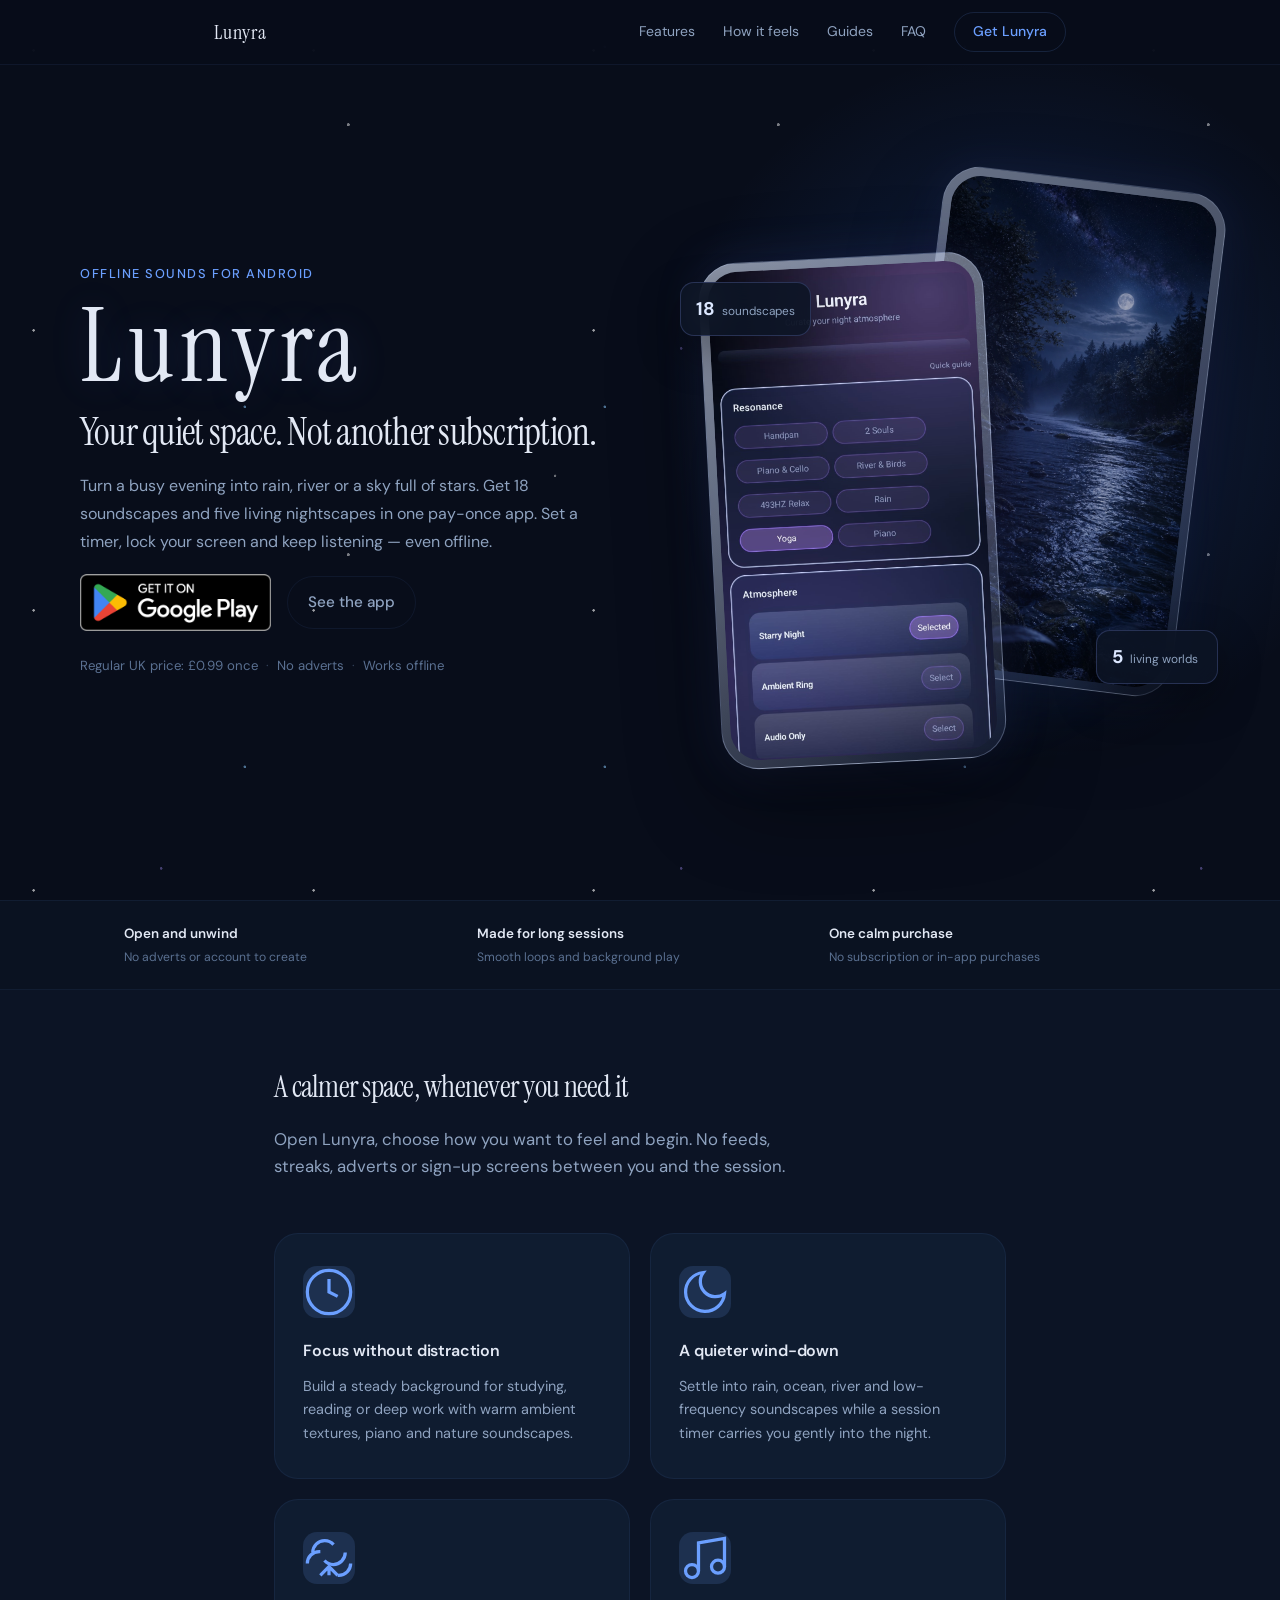
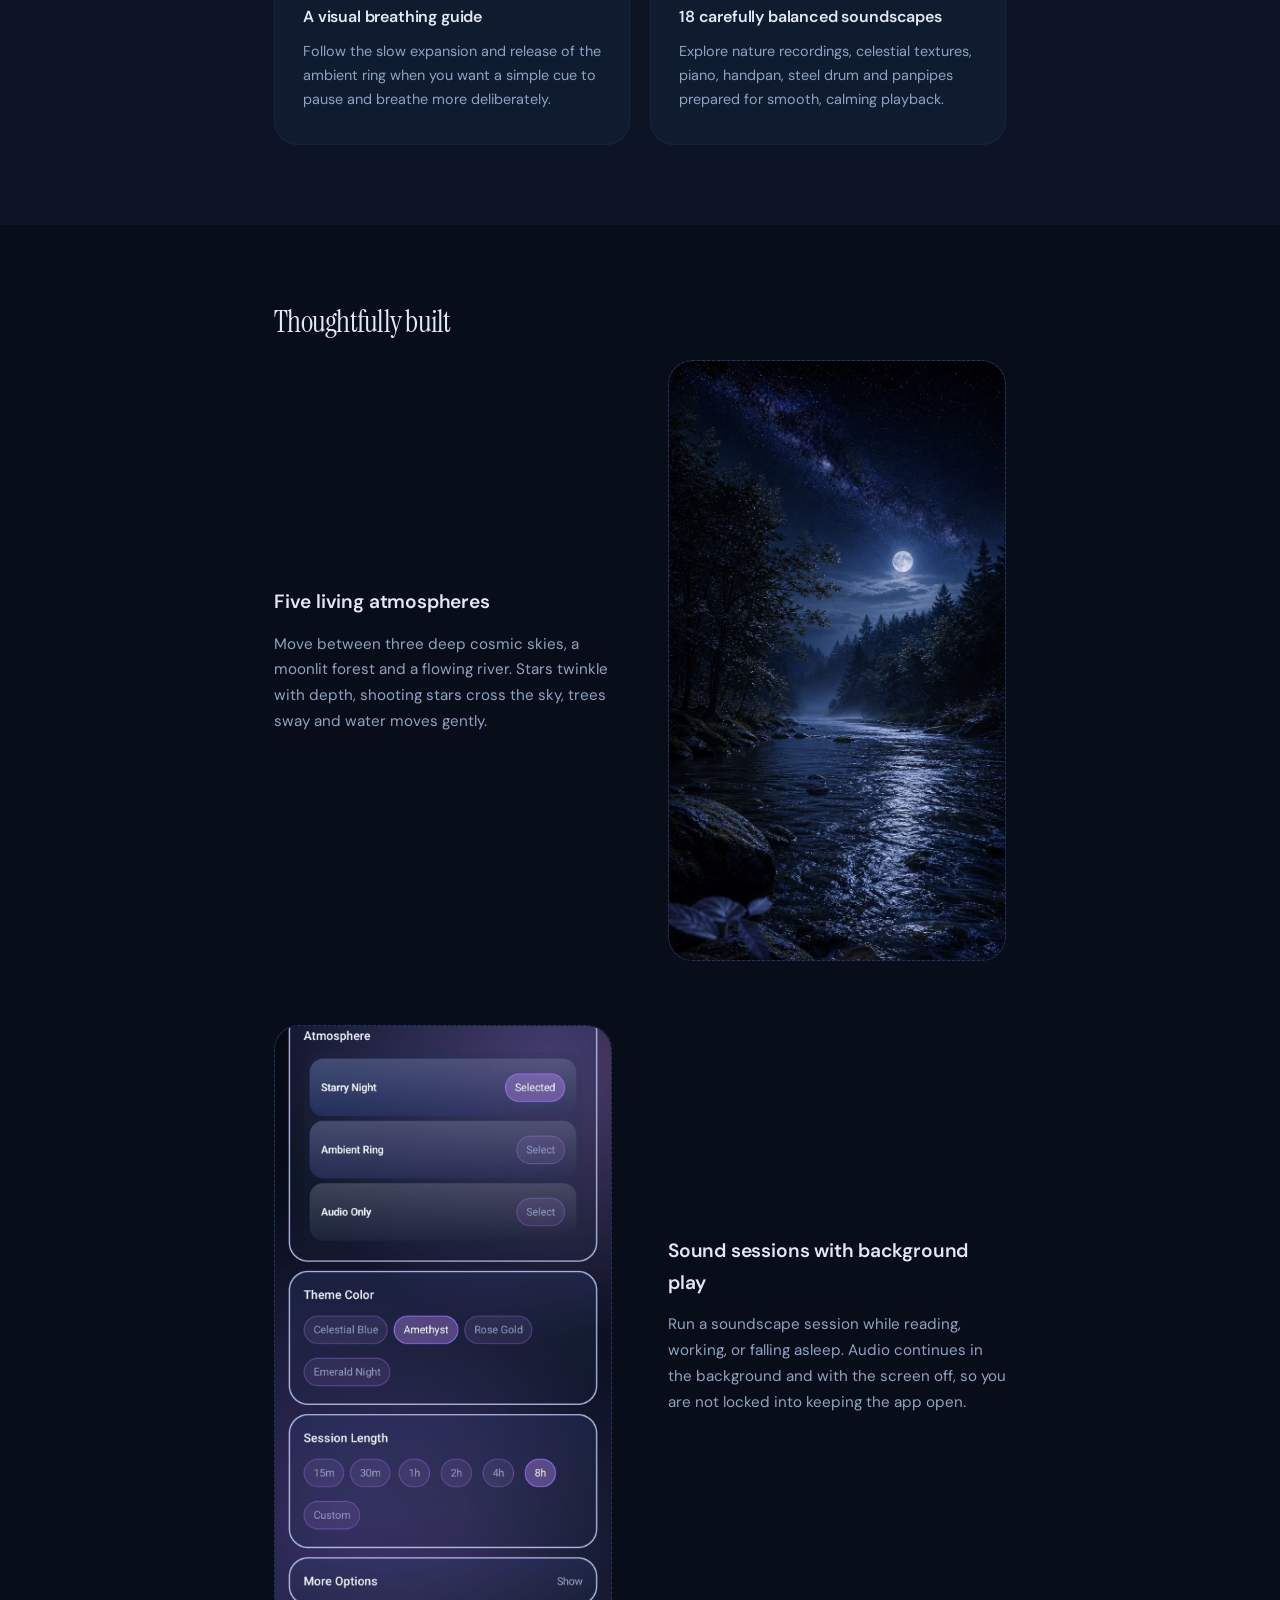
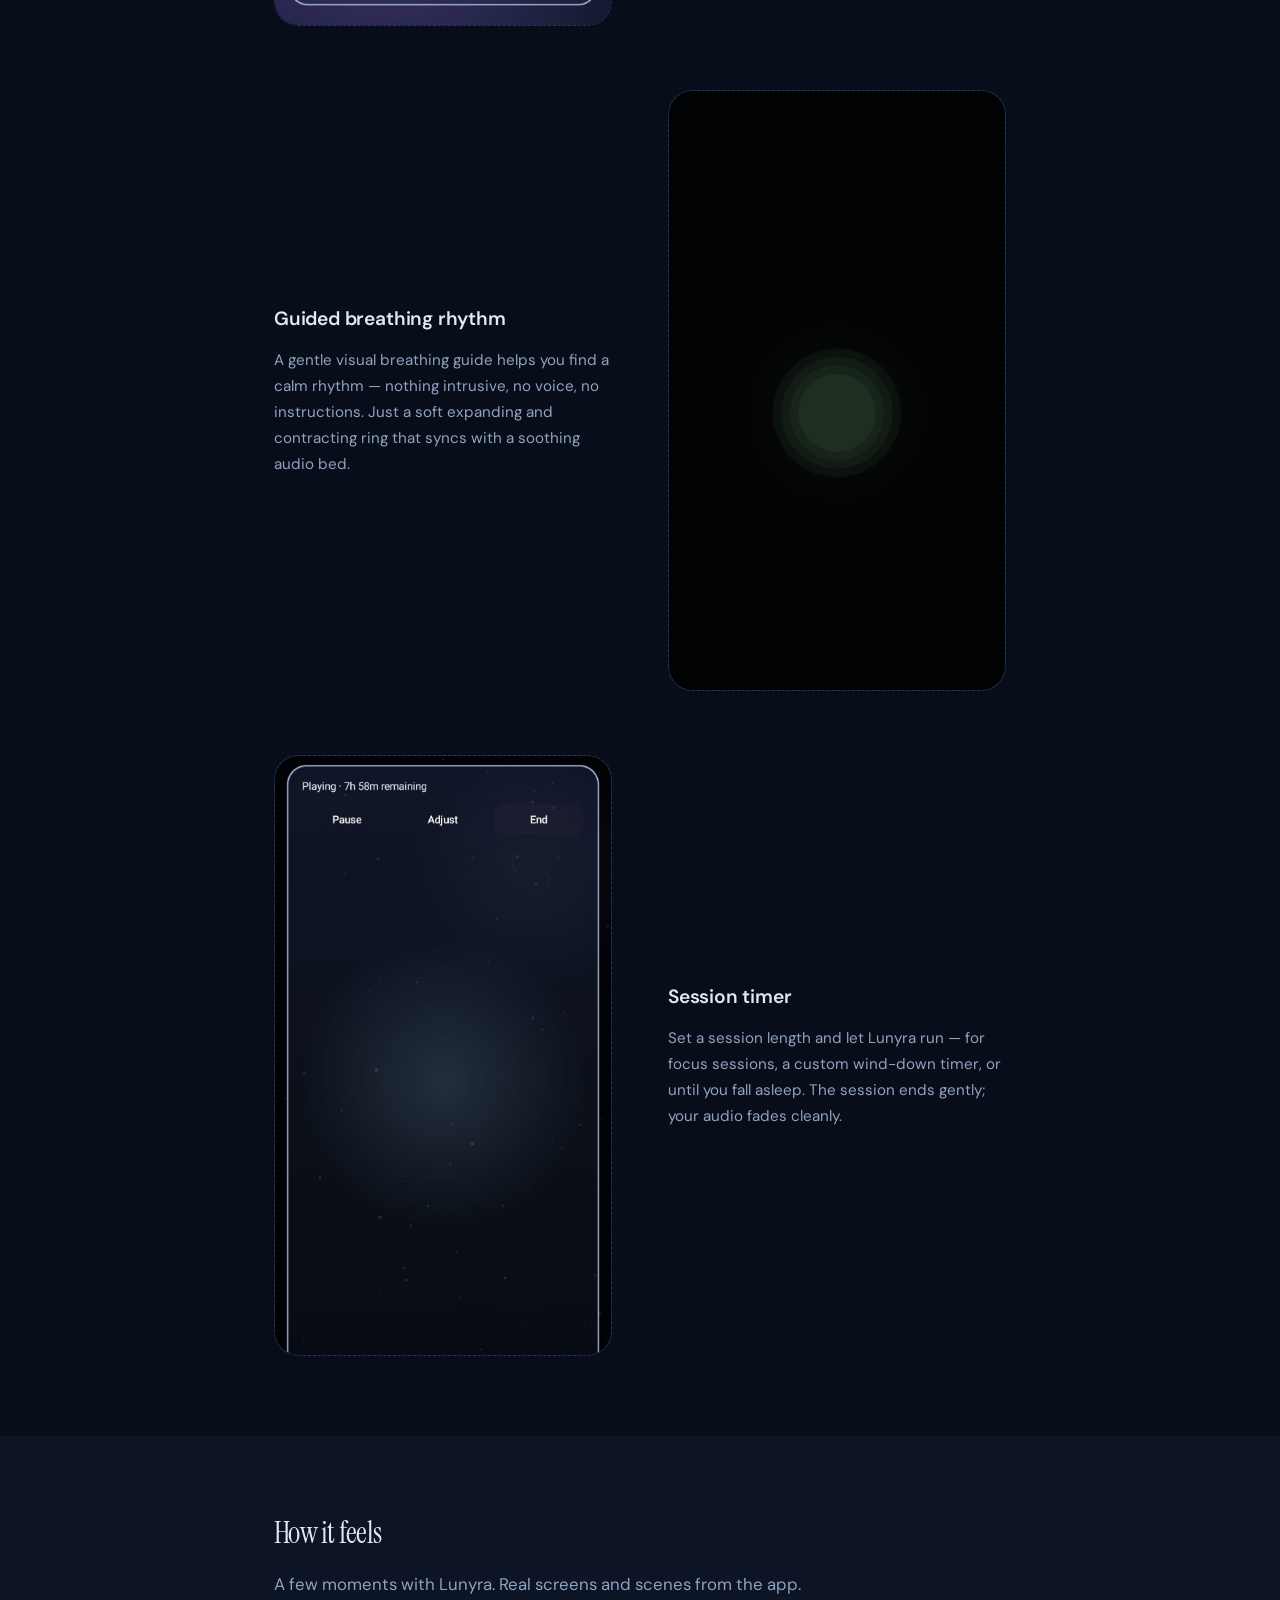
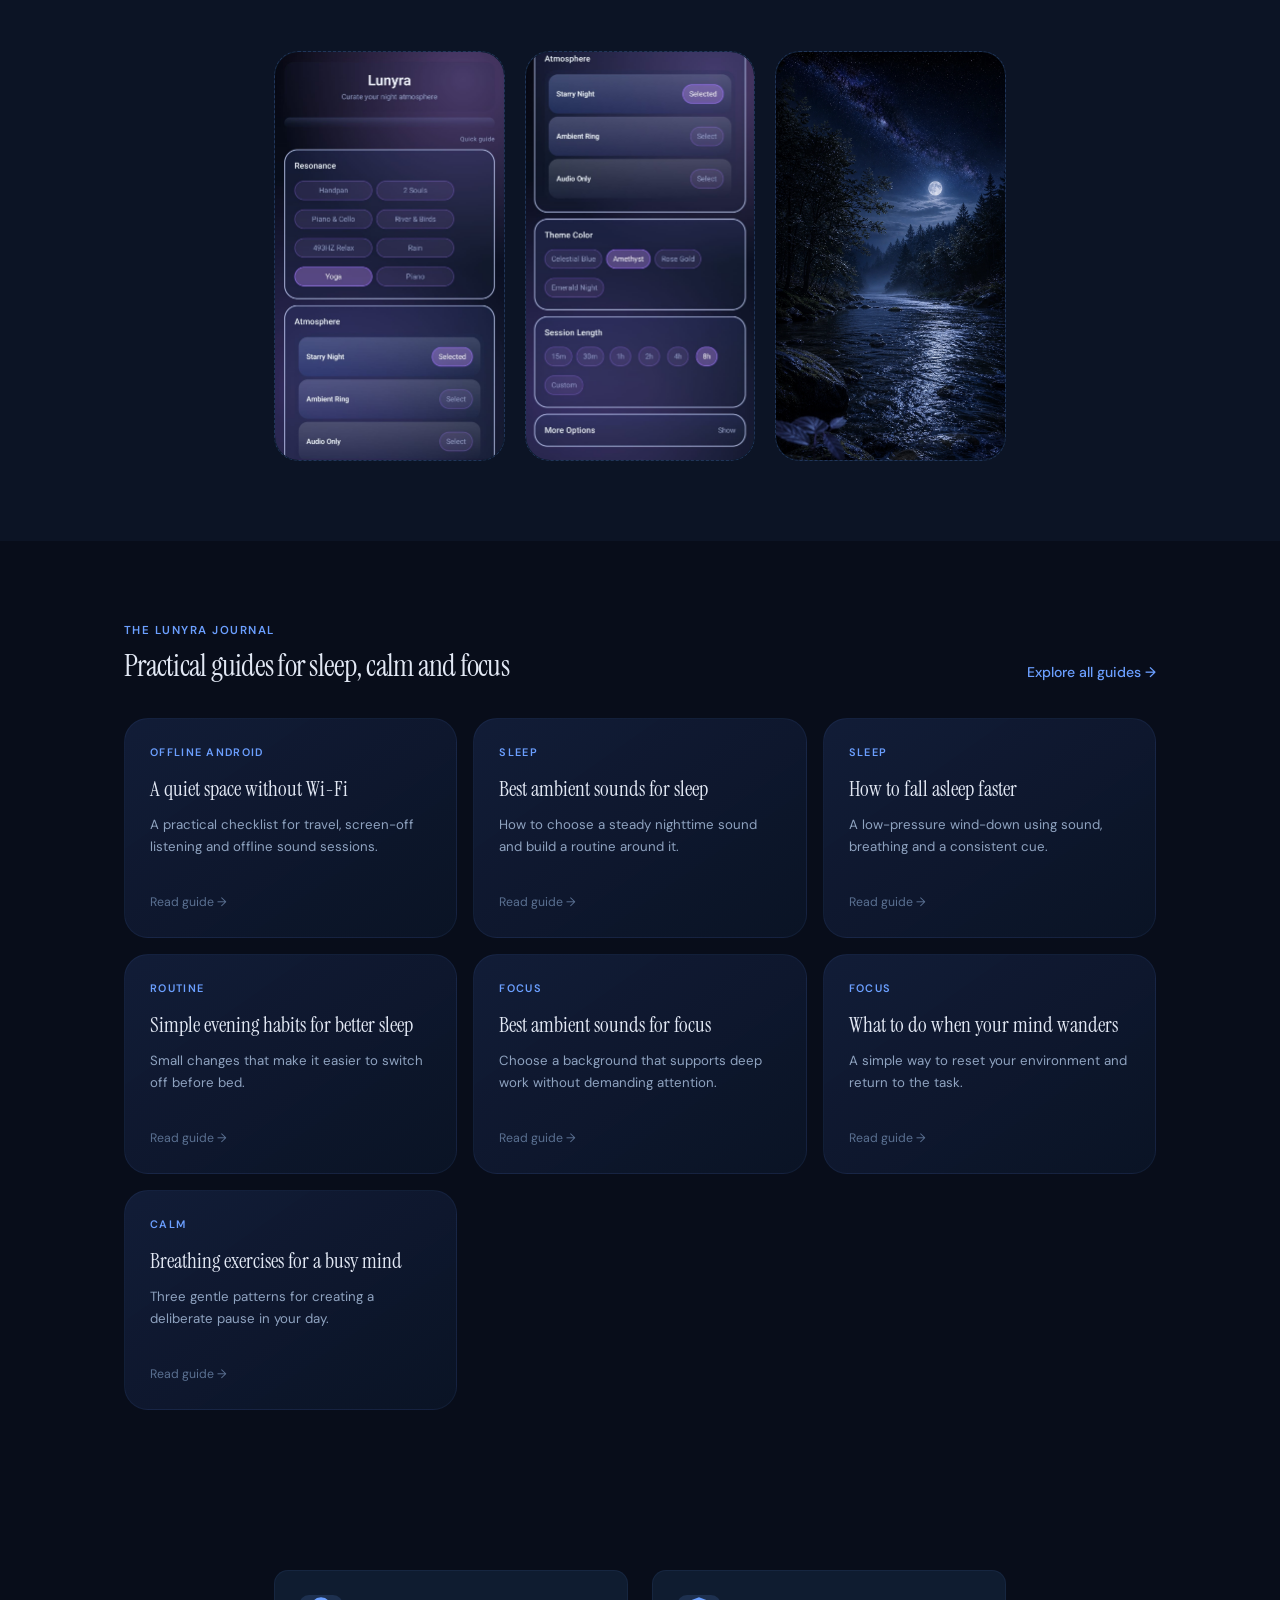
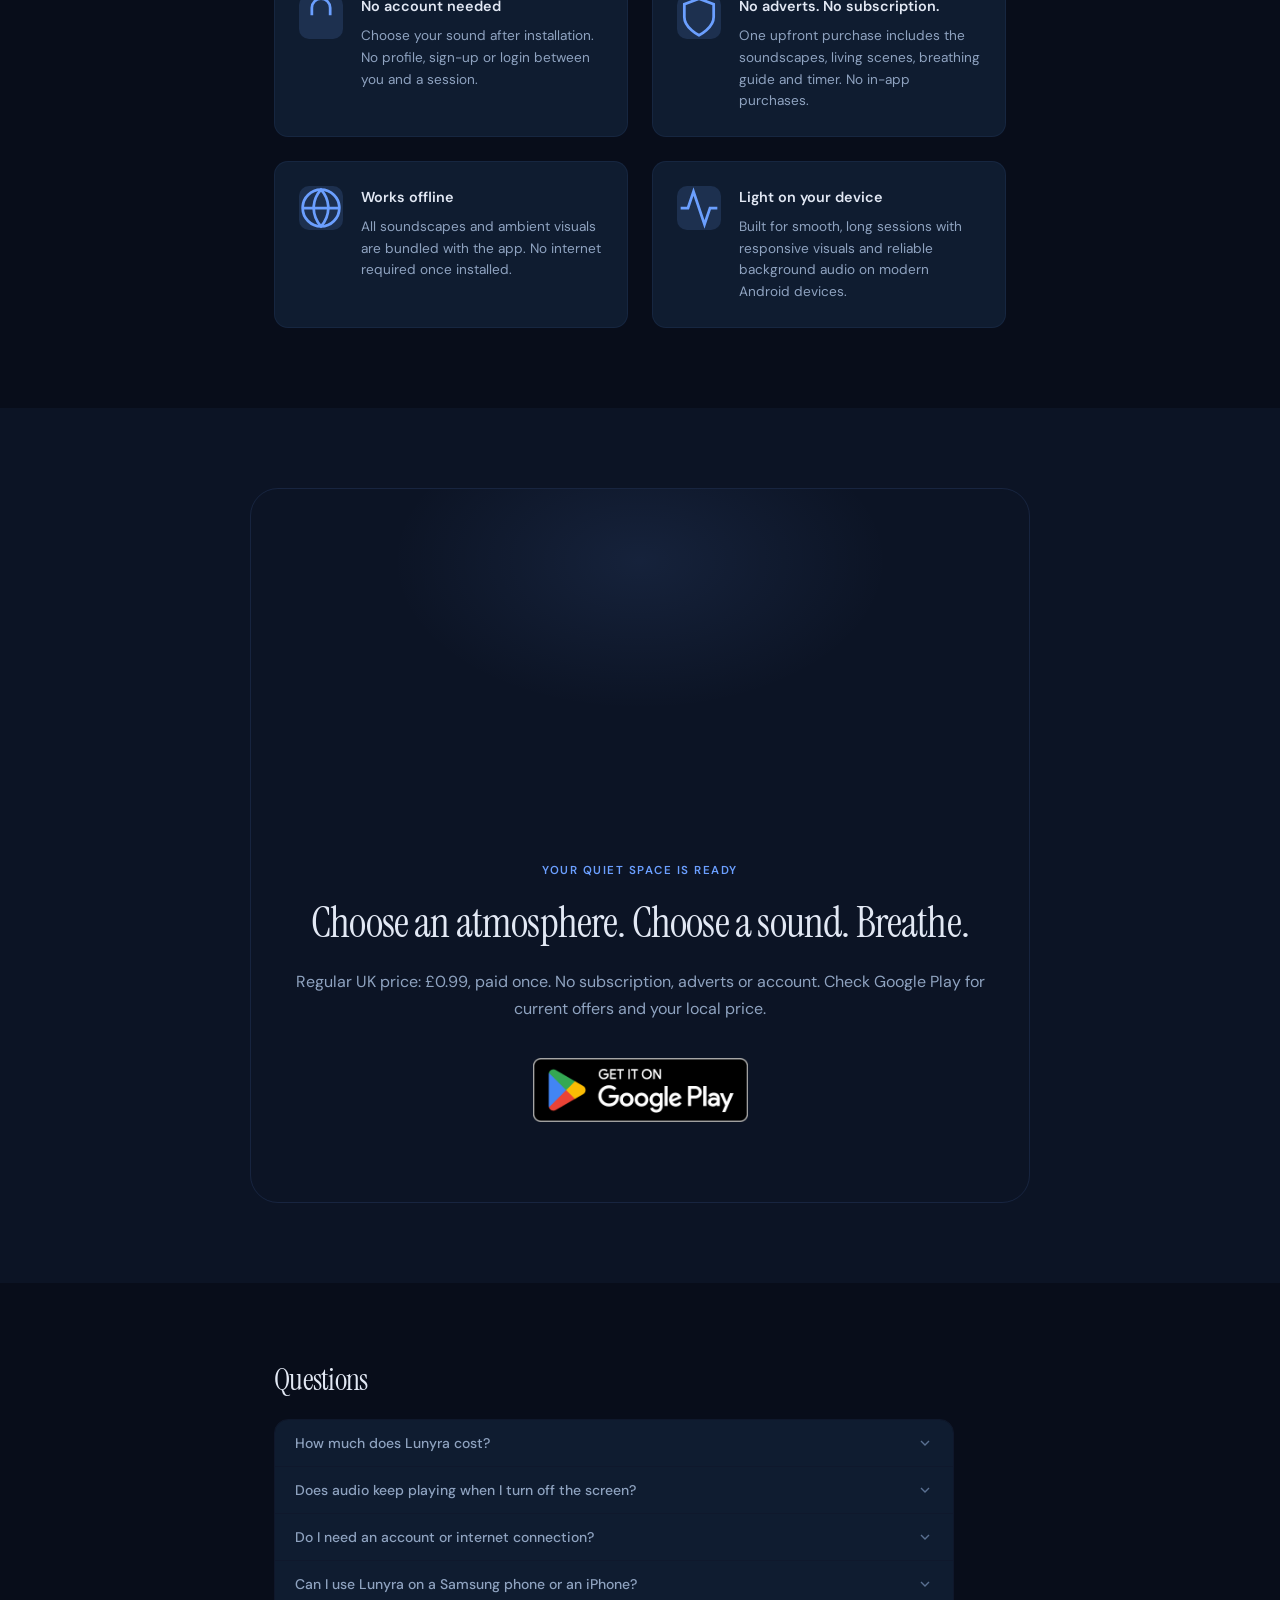
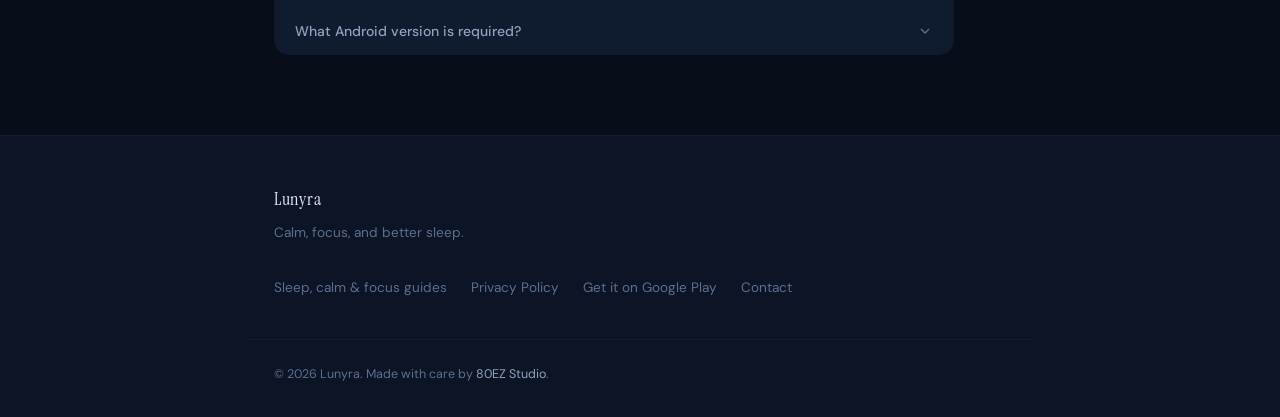
<file: index.html>
<!DOCTYPE html>
<html lang="en-GB">
<head>
  <meta charset="UTF-8">
  <meta name="viewport" content="width=device-width, initial-scale=1.0">
  <title>Lunyra: Offline Sleep Sounds for Android | Pay Once</title>
  <meta name="description" content="Your quiet space, without a monthly bill. Lunyra brings 18 offline soundscapes, five living nightscapes and a sleep timer to Android. No adverts or subscription.">
  <meta name="robots" content="index, follow, max-image-preview:large, max-snippet:-1, max-video-preview:-1">
  <link rel="canonical" href="https://80ezstudio.github.io/Lunyra/">
  <meta name="theme-color" content="#0a1628">

  <!-- Open Graph -->
  <meta property="og:type" content="website">
  <meta property="og:url" content="https://80ezstudio.github.io/Lunyra/">
  <meta property="og:title" content="Lunyra — Your Quiet Space. Not Another Subscription.">
  <meta property="og:description" content="18 offline soundscapes. Five living nightscapes. Pay once for Android, with no adverts or subscription.">
  <meta property="og:image" content="https://80ezstudio.github.io/Lunyra/assets/og-image.png">
  <meta property="og:image:width" content="1024">
  <meta property="og:image:height" content="500">
  <meta property="og:image:alt" content="Lunyra sleep, focus and meditation app by 80EZ Studio">
  <meta property="og:site_name" content="Lunyra">

  <!-- Twitter Card -->
  <meta name="twitter:card" content="summary_large_image">
  <meta name="twitter:title" content="Lunyra — Your Quiet Space. Not Another Subscription.">
  <meta name="twitter:description" content="18 offline soundscapes. Five living nightscapes. Pay once for Android, with no adverts or subscription.">
  <meta name="twitter:image" content="https://80ezstudio.github.io/Lunyra/assets/og-image.png">

  <!-- Search-enhanced structured data. No ratings are shown until Google Play has verified reviews. -->
  <script type="application/ld+json">
  {
    "@context": "https://schema.org",
    "@graph": [
      {
        "@type": "Organization",
        "@id": "https://80ezstudio.github.io/Lunyra/#studio",
        "name": "80EZ Studio",
        "url": "https://80ezstudio.github.io/Lunyra/"
      },
      {
        "@type": "WebSite",
        "@id": "https://80ezstudio.github.io/Lunyra/#website",
        "url": "https://80ezstudio.github.io/Lunyra/",
        "name": "Lunyra",
        "publisher": { "@id": "https://80ezstudio.github.io/Lunyra/#studio" },
        "inLanguage": "en-GB"
      },
      {
        "@type": "MobileApplication",
        "@id": "https://80ezstudio.github.io/Lunyra/#app",
        "name": "Lunyra: Offline Sleep Sounds",
        "alternateName": "Lunyra",
        "url": "https://80ezstudio.github.io/Lunyra/",
        "downloadUrl": "https://play.google.com/store/apps/details?id=com.eightyezstudio.lunyra",
        "sameAs": "https://play.google.com/store/apps/details?id=com.eightyezstudio.lunyra",
        "operatingSystem": "Android 8.0 or later",
        "applicationCategory": "HealthAndFitnessApplication",
        "applicationSubCategory": "Sleep, meditation and focus",
        "creator": { "@id": "https://80ezstudio.github.io/Lunyra/#studio" },
        "description": "An immersive Android app for sleep, focus and meditation with 18 calming soundscapes, five animated atmospheres and a gentle breathing guide.",
        "featureList": [
          "18 calming soundscapes",
          "Five animated night and nature atmospheres",
          "Gentle visual breathing guide",
          "Background audio playback",
          "Flexible session timer",
          "Works offline",
          "No adverts, account or subscription"
        ],
        "screenshot": [
          "https://80ezstudio.github.io/Lunyra/assets/screenshot-home.png",
          "https://80ezstudio.github.io/Lunyra/assets/screenshot-ambient.png",
          "https://80ezstudio.github.io/Lunyra/assets/screenshot-soundscape.png"
        ],
        "offers": [
        {
          "@type": "Offer",
          "price": "0.99",
          "priceCurrency": "GBP",
          "eligibleRegion": "GB",
          "priceValidUntil": "2026-09-30",
          "availability": "https://schema.org/InStock",
          "url": "https://play.google.com/store/apps/details?id=com.eightyezstudio.lunyra"
        },
        {
          "@type": "Offer",
          "price": "0.50",
          "priceCurrency": "GBP",
          "eligibleRegion": "GB",
          "validFrom": "2026-10-01",
          "priceValidUntil": "2026-10-07",
          "availability": "https://schema.org/InStock",
          "url": "https://play.google.com/store/apps/details?id=com.eightyezstudio.lunyra"
        },
        {
          "@type": "Offer",
          "price": "0.99",
          "priceCurrency": "GBP",
          "eligibleRegion": "GB",
          "validFrom": "2026-10-08",
          "availability": "https://schema.org/InStock",
          "url": "https://play.google.com/store/apps/details?id=com.eightyezstudio.lunyra"
        }
        ]
      },
      {
        "@type": "FAQPage",
        "mainEntity": [
          {
            "@type": "Question",
            "name": "How much does Lunyra cost?",
            "acceptedAnswer": { "@type": "Answer", "text": "Lunyra's regular UK price is £0.99, paid once. A seven-day Google Play sale is scheduled for 1–7 October 2026, with a UK price of £0.50. There is no subscription or in-app purchase. Prices vary by country; Google Play shows the current price before purchase." }
          },
          {
            "@type": "Question",
            "name": "Does Lunyra work with the screen off?",
            "acceptedAnswer": { "@type": "Answer", "text": "Yes. Lunyra's audio continues in the background when you lock the screen or switch apps." }
          },
          {
            "@type": "Question",
            "name": "Does Lunyra need an account or internet connection?",
            "acceptedAnswer": { "@type": "Answer", "text": "No. Lunyra requires no account and works offline after installation." }
          },
          {
            "@type": "Question",
            "name": "Is Lunyra a subscription?",
            "acceptedAnswer": { "@type": "Answer", "text": "No. Lunyra is a paid Android app with one upfront purchase, no subscription and no in-app purchases. Check Google Play for the current price in your country." }
          }
        ]
      }
    ]
  }
  </script>

  <link rel="manifest" href="site.webmanifest">
  
  <link rel="icon" type="image/png" href="favicon.png">
  <link rel="apple-touch-icon" href="favicon.png">
  <link rel="preload" as="image" href="assets/living-river.webp" fetchpriority="high">
  <link rel="preconnect" href="https://fonts.googleapis.com">
  <link rel="preconnect" href="https://fonts.gstatic.com" crossorigin>
  <link href="https://fonts.googleapis.com/css2?family=DM+Sans:ital,opsz,wght@0,9..40,300;0,9..40,400;0,9..40,500;0,9..40,600;1,9..40,300&family=Instrument+Serif:ital@0;1&display=swap" rel="stylesheet">



  <link rel="stylesheet" href="styles.css">

  <!-- Verified public product links; ratings stay hidden until real reviews exist. -->
  <script src="CONFIG.js" defer></script>
  <script src="campaign-links.js" defer></script>
  <script src="sale-notice.js" defer></script>
</head>
<body>

  <!-- ─── NAV ─────────────────────────────────────── -->
  <nav class="nav" role="navigation" aria-label="Main navigation">
    <div class="nav-inner">
      <a href="/Lunyra/" class="nav-logo" aria-label="Lunyra home">
        <span class="nav-logo-text">Lunyra</span>
      </a>
      <div class="nav-links">
        <a href="#features" class="nav-link">Features</a>
        <a href="#how-it-feels" class="nav-link">How it feels</a>
        <a href="#guides" class="nav-link">Guides</a>
        <a href="#faq" class="nav-link">FAQ</a>
        <a href="https://play.google.com/store/apps/details?id=com.eightyezstudio.lunyra&amp;referrer=utm_source%3Dlunyra_website%26utm_medium%3Dorganic_web%26utm_campaign%3Dquiet_space_2026_09%26utm_content%3Dnav" class="nav-cta" rel="noopener noreferrer" target="_blank">Get Lunyra</a>
      </div>
      <button class="nav-mobile-toggle" aria-label="Open menu" aria-expanded="false" aria-controls="mobile-menu">
        <span></span><span></span><span></span>
      </button>
    </div>
    <div id="mobile-menu" class="nav-mobile-menu" hidden>
      <a href="#features" class="nav-mobile-link">Features</a>
      <a href="#how-it-feels" class="nav-mobile-link">How it feels</a>
      <a href="#guides" class="nav-mobile-link">Guides</a>
      <a href="#faq" class="nav-mobile-link">FAQ</a>
      <a href="https://play.google.com/store/apps/details?id=com.eightyezstudio.lunyra&amp;referrer=utm_source%3Dlunyra_website%26utm_medium%3Dorganic_web%26utm_campaign%3Dquiet_space_2026_09%26utm_content%3Dmobile_nav" class="nav-mobile-cta" rel="noopener noreferrer" target="_blank">Get Lunyra on Google Play</a>
    </div>
  </nav>

  <main>

    <!-- ─── HERO ──────────────────────────────────────── -->
    <section class="hero" aria-labelledby="hero-heading">
      <div class="hero-stars" aria-hidden="true"></div>
      <div class="hero-glow" aria-hidden="true"></div>
      <div class="hero-inner">
        <div class="hero-content">
          <div class="hero-eyebrow">Offline sounds for Android</div>
          <h1 id="hero-heading" class="hero-title">Lunyra</h1>
          <p class="hero-lead">Your quiet space. Not another subscription.</p>
          <p class="hero-subtitle">Turn a busy evening into rain, river or a sky full of stars. Get 18 soundscapes and five living nightscapes in one pay-once app. Set a timer, lock your screen and keep listening — even offline.</p>
          <aside id="october-sale" class="sale-notice" aria-label="October Google Play offer">
            <strong>UK offer: 50p, paid once</strong>
            <span>1–7 October 2026 on Google Play. Regular UK price: 99p. Local prices vary; check Google Play before buying.</span>
          </aside>
          <div class="hero-actions">
            <a class="play-badge-link" href="https://play.google.com/store/apps/details?id=com.eightyezstudio.lunyra&amp;referrer=utm_source%3Dlunyra_website%26utm_medium%3Dorganic_web%26utm_campaign%3Dquiet_space_2026_09%26utm_content%3Dhero" rel="noopener noreferrer" target="_blank" aria-label="Get Lunyra on Google Play">
              <img src="assets/google-play-badge.png" width="191" height="57" alt="Get Lunyra on Google Play" fetchpriority="high">
            </a>
            <a href="#how-it-feels" class="btn-ghost">See the app</a>
          </div>
          <div class="hero-trust" aria-label="Lunyra highlights">
            <span id="hero-price">Regular UK price: £0.99 once</span>
            <span class="hero-divider" aria-hidden="true">·</span>
            <span>No adverts</span>
            <span class="hero-divider" aria-hidden="true">·</span>
            <span>Works offline</span>
          </div>
        </div>
        <div class="hero-visual" aria-label="Lunyra app preview">
          <div class="phone-glow" aria-hidden="true"></div>
          <figure class="phone phone--back">
            <img src="assets/living-river.webp" width="1440" height="3200" alt="Lunyra's moonlit living river scene" loading="eager">
          </figure>
          <figure class="phone phone--front">
            <img src="assets/screenshot-home.png" width="919" height="1634" alt="Lunyra sleep sounds and atmosphere selection screen" loading="eager">
          </figure>
          <div class="visual-chip visual-chip--sounds"><strong>18</strong><span>soundscapes</span></div>
          <div class="visual-chip visual-chip--worlds"><strong>5</strong><span>living worlds</span></div>
        </div>
      </div>
    </section>

    <section class="proof-strip" aria-label="Why people choose Lunyra">
      <div class="proof-strip-inner">
        <div><strong>Open and unwind</strong><span>No adverts or account to create</span></div>
        <div><strong>Made for long sessions</strong><span>Smooth loops and background play</span></div>
        <div><strong>One calm purchase</strong><span>No subscription or in-app purchases</span></div>
      </div>
    </section>

    <!-- ─── BENEFITS ─────────────────────────────────── -->
    <section class="section benefits" id="benefits" aria-labelledby="benefits-heading">
      <div class="container">
        <h2 id="benefits-heading" class="section-title">A calmer space, whenever you need it</h2>
        <p class="section-sub">Open Lunyra, choose how you want to feel and begin. No feeds, streaks, adverts or sign-up screens between you and the session.</p>
        <div class="benefits-grid">

          <div class="benefit-card">
            <div class="benefit-icon" aria-hidden="true">
              <svg viewBox="0 0 24 24" fill="none" stroke="currentColor" stroke-width="1.5"><path d="M12 22c5.523 0 10-4.477 10-10S17.523 2 12 2 2 6.477 2 12s4.477 10 10 10z"/><path d="M12 6v6l4 2"/></svg>
            </div>
            <h3>Focus without distraction</h3>
            <p>Build a steady background for studying, reading or deep work with warm ambient textures, piano and nature soundscapes.</p>
          </div>

          <div class="benefit-card">
            <div class="benefit-icon" aria-hidden="true">
              <svg viewBox="0 0 24 24" fill="none" stroke="currentColor" stroke-width="1.5"><path d="M21 12.79A9 9 0 1 1 11.21 3 7 7 0 0 0 21 12.79z"/></svg>
            </div>
            <h3>A quieter wind-down</h3>
            <p>Settle into rain, ocean, river and low-frequency soundscapes while a session timer carries you gently into the night.</p>
          </div>

          <div class="benefit-card">
            <div class="benefit-icon" aria-hidden="true">
              <svg viewBox="0 0 24 24" fill="none" stroke="currentColor" stroke-width="1.5"><path d="M4.5 9.5C4.5 6.46 6.96 4 10 4c1.66 0 3.11.72 4.11 1.85"/><path d="M2 14.5C2 11.46 4.46 9 7.5 9h.5"/><path d="M19.5 9.5C19.5 12.54 17.04 15 14 15c-1.66 0-3.11-.72-4.11-1.85"/><path d="M22 14.5c0 3.04-2.46 5.5-5.5 5.5h-.5"/><path d="M12 20v-4M8 20l4-4 4 4"/></svg>
            </div>
            <h3>A visual breathing guide</h3>
            <p>Follow the slow expansion and release of the ambient ring when you want a simple cue to pause and breathe more deliberately.</p>
          </div>

          <div class="benefit-card">
            <div class="benefit-icon" aria-hidden="true">
              <svg viewBox="0 0 24 24" fill="none" stroke="currentColor" stroke-width="1.5"><path d="M9 18V5l12-2v13"/><circle cx="6" cy="18" r="3"/><circle cx="18" cy="16" r="3"/></svg>
            </div>
            <h3>18 carefully balanced soundscapes</h3>
            <p>Explore nature recordings, celestial textures, piano, handpan, steel drum and panpipes prepared for smooth, calming playback.</p>
          </div>

        </div>
      </div>
    </section>

    <!-- ─── FEATURES ──────────────────────────────────── -->
    <section class="section features" id="features" aria-labelledby="features-heading">
      <div class="container">
        <h2 id="features-heading" class="section-title">Thoughtfully built</h2>
        <div class="features-list">

          <div class="feature-row">
            <div class="feature-text">
              <h3>Five living atmospheres</h3>
              <p>Move between three deep cosmic skies, a moonlit forest and a flowing river. Stars twinkle with depth, shooting stars cross the sky, trees sway and water moves gently.</p>
            </div>
            <div class="feature-visual" aria-label="Ambient visual theme screenshot">
              <div class="screenshot-placeholder">
                <img src="assets/living-river.webp" width="1440" height="3200" alt="The moonlit living river scene inside Lunyra" loading="lazy">
              </div>
            </div>
          </div>

          <div class="feature-row feature-row--reverse">
            <div class="feature-text">
              <h3>Sound sessions with background play</h3>
              <p>Run a soundscape session while reading, working, or falling asleep. Audio continues in the background and with the screen off, so you are not locked into keeping the app open.</p>
            </div>
            <div class="feature-visual" aria-label="Soundscape session screenshot">
              <div class="screenshot-placeholder">
                <img src="assets/screenshot-home-2.png" alt="Lunyra sound session with background play" loading="lazy">
              </div>
            </div>
          </div>

          <div class="feature-row">
            <div class="feature-text">
              <h3>Guided breathing rhythm</h3>
              <p>A gentle visual breathing guide helps you find a calm rhythm — nothing intrusive, no voice, no instructions. Just a soft expanding and contracting ring that syncs with a soothing audio bed.</p>
            </div>
            <div class="feature-visual" aria-label="Breathing guide screenshot">
              <div class="screenshot-placeholder">
                <img src="assets/screenshot-breathing.png" alt="Lunyra breathing guide — breathing bloom ring expanding in a calm dark environment" loading="lazy">
              </div>
            </div>
          </div>

          <div class="feature-row feature-row--reverse">
            <div class="feature-text">
              <h3>Session timer</h3>
              <p>Set a session length and let Lunyra run — for focus sessions, a custom wind-down timer, or until you fall asleep. The session ends gently; your audio fades cleanly.</p>
            </div>
            <div class="feature-visual" aria-label="Session timer screenshot">
              <div class="screenshot-placeholder">
                <img src="assets/screenshot-soundscape.png" alt="Lunyra session timer — active countdown showing time remaining" loading="lazy">
              </div>
            </div>
          </div>

        </div>
      </div>
    </section>

    <!-- ─── SCREENSHOTS ──────────────────────────────── -->
    <section class="section screenshots" id="how-it-feels" aria-labelledby="screenshots-heading">
      <div class="container">
        <h2 id="screenshots-heading" class="section-title">How it feels</h2>
        <p class="section-sub">A few moments with Lunyra. Real screens and scenes from the app.</p>
        <div class="screenshots-row">
          <div class="screenshot-item" aria-label="Lunyra app screenshot — home screen">
            <div class="screenshot-placeholder screenshot-placeholder--tall">
              <img src="assets/screenshot-home.png" alt="Lunyra home screen showing available soundscapes and ambient themes" loading="lazy">
            </div>
          </div>
          <div class="screenshot-item" aria-label="Lunyra app screenshot — soundscape session">
            <div class="screenshot-placeholder screenshot-placeholder--tall">
              <img src="assets/screenshot-home-2.png" alt="Lunyra soundscape session — atmosphere and theme color selection" loading="lazy">
            </div>
          </div>
          <div class="screenshot-item" aria-label="Lunyra app screenshot — ambient visual theme">
            <div class="screenshot-placeholder screenshot-placeholder--tall">
              <img src="assets/living-river.webp" width="1440" height="3200" alt="Lunyra's flowing river under a moonlit sky" loading="lazy">
            </div>
          </div>
        </div>
      </div>
    </section>

    <section class="section guides" id="guides" aria-labelledby="guides-heading">
      <div class="container container--wide">
        <div class="section-heading-row">
          <div>
            <p class="section-kicker">The Lunyra journal</p>
            <h2 id="guides-heading" class="section-title">Practical guides for sleep, calm and focus</h2>
          </div>
          <a class="text-link" href="blog/">Explore all guides <span aria-hidden="true">→</span></a>
        </div>
        <div class="guides-grid">
          <a class="guide-card" href="blog/offline-sleep-sounds-android.html">
            <span class="guide-topic">Offline Android</span>
            <h3>A quiet space without Wi-Fi</h3>
            <p>A practical checklist for travel, screen-off listening and offline sound sessions.</p>
            <span class="guide-arrow" aria-hidden="true">Read guide →</span>
          </a>
          <a class="guide-card" href="blog/ambient-sounds-for-sleep.html">
            <span class="guide-topic">Sleep</span>
            <h3>Best ambient sounds for sleep</h3>
            <p>How to choose a steady nighttime sound and build a routine around it.</p>
            <span class="guide-arrow" aria-hidden="true">Read guide →</span>
          </a>
          <a class="guide-card" href="blog/how-to-fall-asleep-faster.html">
            <span class="guide-topic">Sleep</span>
            <h3>How to fall asleep faster</h3>
            <p>A low-pressure wind-down using sound, breathing and a consistent cue.</p>
            <span class="guide-arrow" aria-hidden="true">Read guide →</span>
          </a>
          <a class="guide-card" href="blog/evening-habits-better-sleep.html">
            <span class="guide-topic">Routine</span>
            <h3>Simple evening habits for better sleep</h3>
            <p>Small changes that make it easier to switch off before bed.</p>
            <span class="guide-arrow" aria-hidden="true">Read guide →</span>
          </a>
          <a class="guide-card" href="blog/best-ambient-sounds-for-focus.html">
            <span class="guide-topic">Focus</span>
            <h3>Best ambient sounds for focus</h3>
            <p>Choose a background that supports deep work without demanding attention.</p>
            <span class="guide-arrow" aria-hidden="true">Read guide →</span>
          </a>
          <a class="guide-card" href="blog/how-to-focus-ambient-sounds.html">
            <span class="guide-topic">Focus</span>
            <h3>What to do when your mind wanders</h3>
            <p>A simple way to reset your environment and return to the task.</p>
            <span class="guide-arrow" aria-hidden="true">Read guide →</span>
          </a>
          <a class="guide-card" href="blog/breathing-exercises-calm-mind.html">
            <span class="guide-topic">Calm</span>
            <h3>Breathing exercises for a busy mind</h3>
            <p>Three gentle patterns for creating a deliberate pause in your day.</p>
            <span class="guide-arrow" aria-hidden="true">Read guide →</span>
          </a>
        </div>
      </div>
    </section>

    <!-- ─── PRIVACY / TRUST ──────────────────────────── -->
    <section class="section trust" aria-labelledby="trust-heading">
      <div class="container">
        <h2 id="trust-heading" class="sr-only">Privacy and trust</h2>
        <div class="trust-grid">
          <div class="trust-item">
            <div class="trust-icon" aria-hidden="true">
              <svg viewBox="0 0 24 24" fill="none" stroke="currentColor" stroke-width="1.5"><rect x="3" y="11" rx="2" ry="2"/><path d="M7 11V7a5 5 0 0 1 10 0v4"/></svg>
            </div>
            <div>
              <h3>No account needed</h3>
              <p>Choose your sound after installation. No profile, sign-up or login between you and a session.</p>
            </div>
          </div>
          <div class="trust-item">
            <div class="trust-icon" aria-hidden="true">
              <svg viewBox="0 0 24 24" fill="none" stroke="currentColor" stroke-width="1.5"><path d="M12 22s8-4 8-10V5l-8-3-8 3v7c0 6 8 10 8 10z"/></svg>
            </div>
            <div>
              <h3>No adverts. No subscription.</h3>
              <p>One upfront purchase includes the soundscapes, living scenes, breathing guide and timer. No in-app purchases.</p>
            </div>
          </div>
          <div class="trust-item">
            <div class="trust-icon" aria-hidden="true">
              <svg viewBox="0 0 24 24" fill="none" stroke="currentColor" stroke-width="1.5"><circle cx="12" cy="12" r="10"/><line x1="2" y1="12" x2="22" y2="12"/><path d="M12 2a15.3 15.3 0 0 1 4 10 15.3 15.3 0 0 1-4 10 15.3 15.3 0 0 1-4-10 15.3 15.3 0 0 1 4-10z"/></svg>
            </div>
            <div>
              <h3>Works offline</h3>
              <p>All soundscapes and ambient visuals are bundled with the app. No internet required once installed.</p>
            </div>
          </div>
          <div class="trust-item">
            <div class="trust-icon" aria-hidden="true">
              <svg viewBox="0 0 24 24" fill="none" stroke="currentColor" stroke-width="1.5"><polyline points="22 12 18 12 15 21 9 3 6 12 2 12"/></svg>
            </div>
            <div>
              <h3>Light on your device</h3>
              <p>Built for smooth, long sessions with responsive visuals and reliable background audio on modern Android devices.</p>
            </div>
          </div>
        </div>
      </div>
    </section>

    <!-- ─── CTA ─────────────────────────────────────── -->
    <section class="section cta-section" aria-labelledby="cta-heading">
      <div class="container cta-inner">
        <div class="cta-glow" aria-hidden="true"></div>
        <p class="section-kicker">Your quiet space is ready</p>
        <h2 id="cta-heading" class="cta-title">Choose an atmosphere. Choose a sound. Breathe.</h2>
        <p id="cta-price" class="cta-sub">Regular UK price: £0.99, paid once. No subscription, adverts or account. Check Google Play for current offers and your local price.</p>
        <a class="play-badge-link play-badge-link--large" href="https://play.google.com/store/apps/details?id=com.eightyezstudio.lunyra&amp;referrer=utm_source%3Dlunyra_website%26utm_medium%3Dorganic_web%26utm_campaign%3Dquiet_space_2026_09%26utm_content%3Dclosing_cta" rel="noopener noreferrer" target="_blank" aria-label="Get Lunyra on Google Play">
          <img src="assets/google-play-badge.png" width="215" height="64" alt="Get Lunyra on Google Play" loading="lazy">
        </a>
      </div>
    </section>

    <!-- ─── FAQ ──────────────────────────────────────── -->
    <section class="section faq" id="faq" aria-labelledby="faq-heading">
      <div class="container">
        <h2 id="faq-heading" class="section-title">Questions</h2>
        <div class="faq-list" role="list">

          <div class="faq-item" role="listitem">
            <button class="faq-question" aria-expanded="false" aria-controls="faq-1">
              <span>How much does Lunyra cost?</span>
              <svg class="faq-chevron" viewBox="0 0 24 24" fill="none" stroke="currentColor" stroke-width="2" aria-hidden="true"><polyline points="6 9 12 15 18 9"/></svg>
            </button>
            <div id="faq-1" class="faq-answer" hidden>
              <p>Lunyra's regular UK price is £0.99, paid once. A seven-day Google Play sale is scheduled for 1–7 October 2026, with a UK price of £0.50. No subscription and no in-app purchases. Prices vary by country; Google Play shows the current price before you buy.</p>
            </div>
          </div>

          <div class="faq-item" role="listitem">
            <button class="faq-question" aria-expanded="false" aria-controls="faq-2">
              <span>Does audio keep playing when I turn off the screen?</span>
              <svg class="faq-chevron" viewBox="0 0 24 24" fill="none" stroke="currentColor" stroke-width="2" aria-hidden="true"><polyline points="6 9 12 15 18 9"/></svg>
            </button>
            <div id="faq-2" class="faq-answer" hidden>
              <p>Yes. Audio continues in the background when you lock your screen or switch apps. Android handles this natively — no special setting needed.</p>
            </div>
          </div>

          <div class="faq-item" role="listitem">
            <button class="faq-question" aria-expanded="false" aria-controls="faq-3">
              <span>Do I need an account or internet connection?</span>
              <svg class="faq-chevron" viewBox="0 0 24 24" fill="none" stroke="currentColor" stroke-width="2" aria-hidden="true"><polyline points="6 9 12 15 18 9"/></svg>
            </button>
            <div id="faq-3" class="faq-answer" hidden>
              <p>No account, no login, no internet required. Everything runs locally on your device. Once installed, Lunyra works fully offline.</p>
            </div>
          </div>

          <div class="faq-item" role="listitem">
            <button class="faq-question" aria-expanded="false" aria-controls="faq-4">
              <span>Can I use Lunyra on a Samsung phone or an iPhone?</span>
              <svg class="faq-chevron" viewBox="0 0 24 24" fill="none" stroke="currentColor" stroke-width="2" aria-hidden="true"><polyline points="6 9 12 15 18 9"/></svg>
            </button>
            <div id="faq-4" class="faq-answer" hidden>
              <p>Lunyra is an Android app, including compatible Samsung phones. It is not currently available for iPhone. Open Google Play on your device to check compatibility before buying.</p>
            </div>
          </div>

          <div class="faq-item" role="listitem">
            <button class="faq-question" aria-expanded="false" aria-controls="faq-5">
              <span>What Android version is required?</span>
              <svg class="faq-chevron" viewBox="0 0 24 24" fill="none" stroke="currentColor" stroke-width="2" aria-hidden="true"><polyline points="6 9 12 15 18 9"/></svg>
            </button>
            <div id="faq-5" class="faq-answer" hidden>
              <p>Lunyra requires Android 8.0 (API level 26) or later. The app is lightweight and designed to run smoothly on a wide range of devices.</p>
            </div>
          </div>

        </div>
      </div>
    </section>

  </main>

  <!-- ─── FOOTER ─────────────────────────────────────── -->
  <footer class="footer">
    <div class="footer-inner">
      <div class="footer-brand">
        <span class="footer-logo">Lunyra</span>
        <p class="footer-tagline">Calm, focus, and better sleep.</p>
      </div>
      <nav class="footer-nav" aria-label="Footer navigation">
        <a href="blog/">Sleep, calm & focus guides</a>
        <a href="/Lunyra/privacy-policy.html">Privacy Policy</a>
        <a href="https://play.google.com/store/apps/details?id=com.eightyezstudio.lunyra&amp;referrer=utm_source%3Dlunyra_website%26utm_medium%3Dorganic_web%26utm_campaign%3Dquiet_space_2026_09%26utm_content%3Dfooter" rel="noopener noreferrer" target="_blank">Get it on Google Play</a>
        <a href="mailto:80ezstudio@gmail.com">Contact</a>
      </nav>
    </div>
    <div class="footer-bottom">
      <p>&copy; 2026 Lunyra. Made with care by <a href="https://play.google.com/store/apps/dev?id=6182882490553112783" rel="noopener noreferrer" target="_blank">80EZ Studio</a>.</p>
    </div>
  </footer>

  <script src="script.js" defer></script>
</body>
</html>
</file>
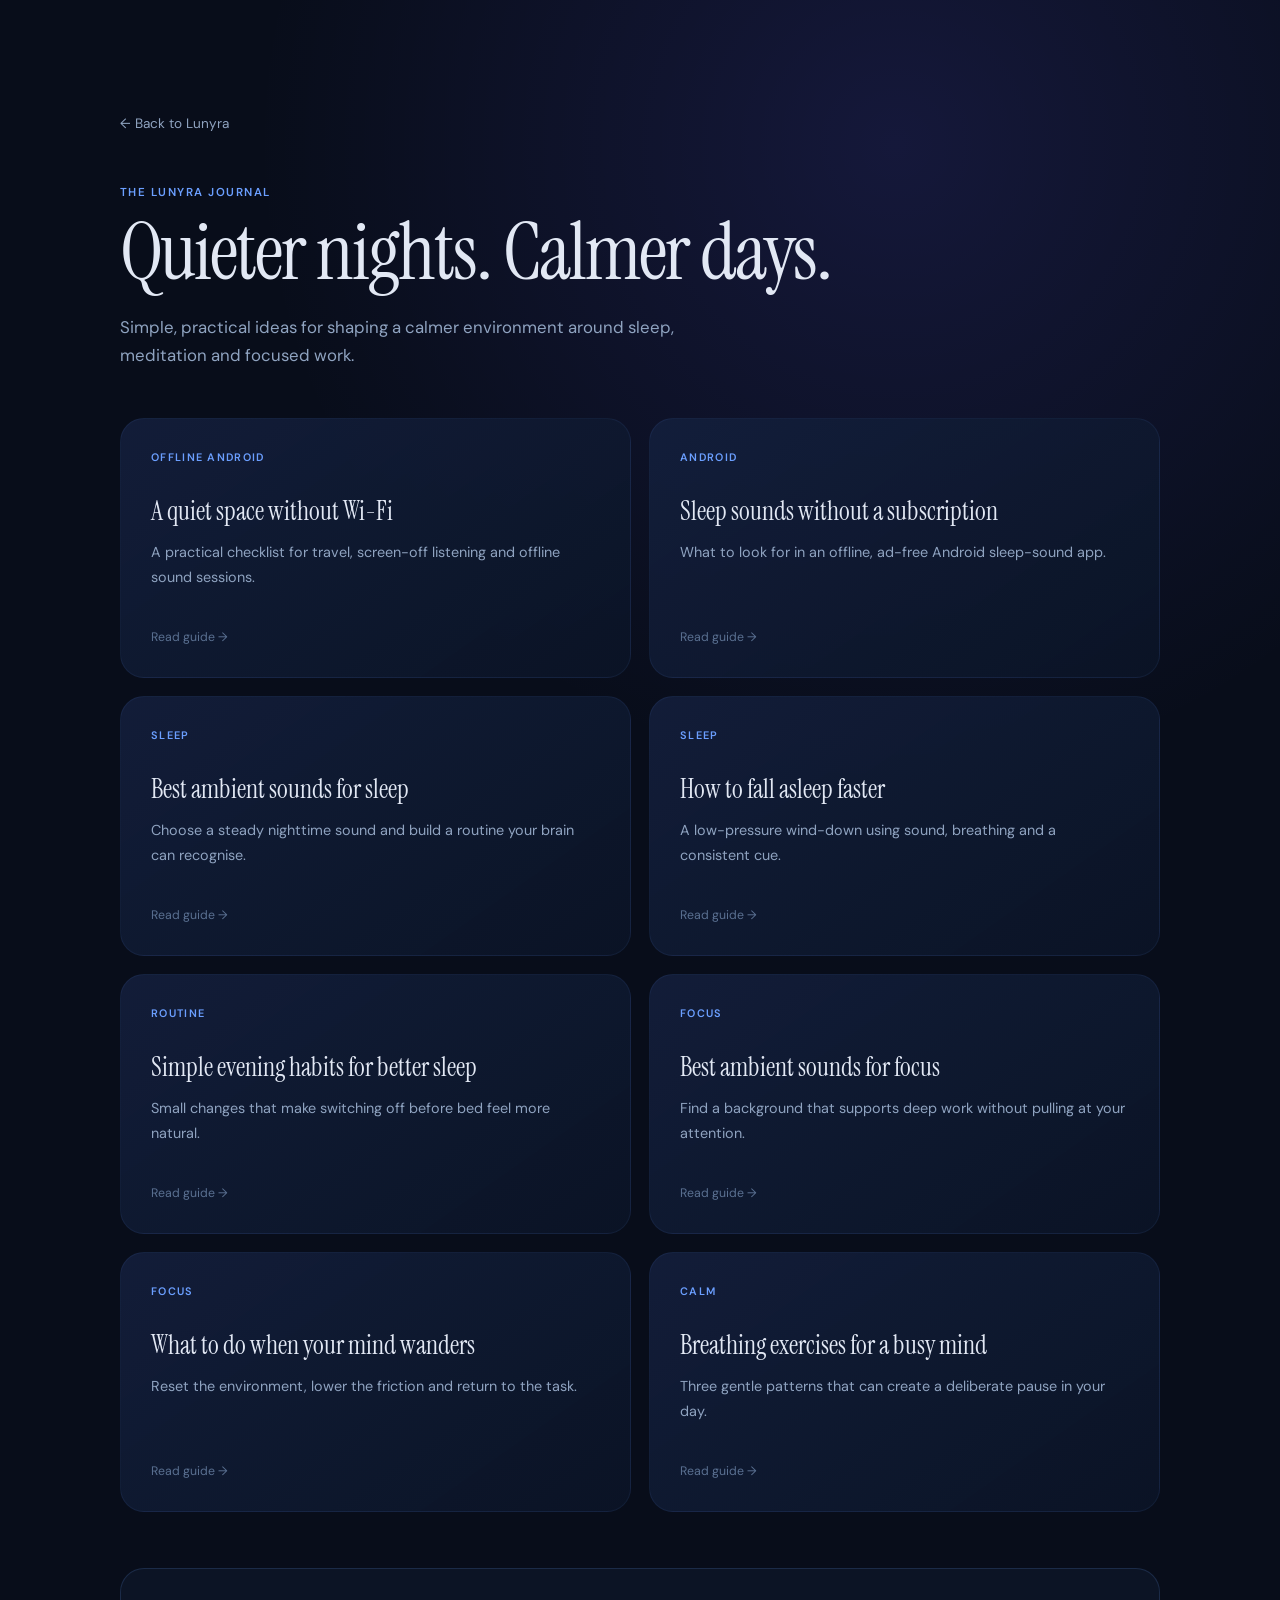
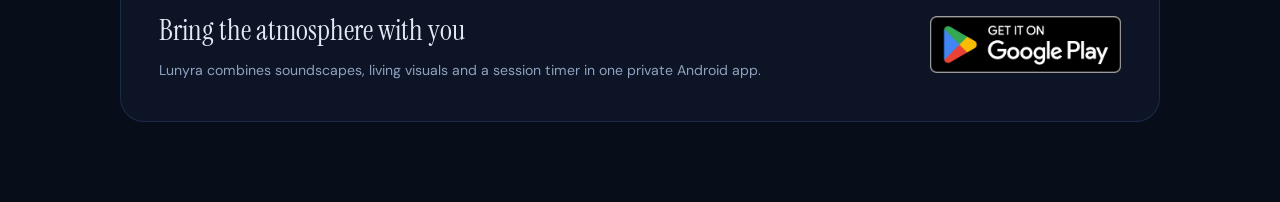
<file: blog/index.html>
<!DOCTYPE html>
<html lang="en-GB">
<head>
  <meta charset="UTF-8">
  <meta name="viewport" content="width=device-width, initial-scale=1.0">
  <title>Sleep, Calm & Focus Guides | Lunyra Journal</title>
  <meta name="description" content="Practical, easy-to-follow guides to sleep sounds, calming breathing, evening routines and focused work from Lunyra by 80EZ Studio.">
  <meta name="robots" content="index, follow, max-image-preview:large">
  <link rel="canonical" href="https://80ezstudio.github.io/Lunyra/blog/">
  <meta name="theme-color" content="#080d1a">
  <meta property="og:type" content="website">
  <meta property="og:title" content="Sleep, Calm & Focus Guides | Lunyra Journal">
  <meta property="og:description" content="Practical guides for quieter nights, calmer breathing and more focused days.">
  <meta property="og:url" content="https://80ezstudio.github.io/Lunyra/blog/">
  <meta property="og:image" content="https://80ezstudio.github.io/Lunyra/assets/og-image.png">
  <link rel="icon" type="image/png" href="../favicon.png">
  <link rel="preconnect" href="https://fonts.googleapis.com">
  <link rel="preconnect" href="https://fonts.gstatic.com" crossorigin>
  <link href="https://fonts.googleapis.com/css2?family=DM+Sans:wght@300;400;500;600&amp;family=Instrument+Serif&amp;display=swap" rel="stylesheet">
  <link rel="stylesheet" href="../styles.css">
  <script src="../campaign-links.js" defer></script>
  <script type="application/ld+json">
  {
    "@context": "https://schema.org",
    "@type": "CollectionPage",
    "name": "Lunyra Journal",
    "description": "Guides to sleep, calm and focus from Lunyra.",
    "url": "https://80ezstudio.github.io/Lunyra/blog/",
    "isPartOf": { "@type": "WebSite", "name": "Lunyra", "url": "https://80ezstudio.github.io/Lunyra/" },
    "mainEntity": {
      "@type": "ItemList",
      "numberOfItems": 8,
      "itemListElement": [
        { "@type": "ListItem", "position": 1, "url": "https://80ezstudio.github.io/Lunyra/blog/android-sleep-sounds-without-subscription.html", "name": "Android Sleep Sounds Without a Subscription" },
        { "@type": "ListItem", "position": 2, "url": "https://80ezstudio.github.io/Lunyra/blog/ambient-sounds-for-sleep.html", "name": "Best Ambient Sounds for Sleep" },
        { "@type": "ListItem", "position": 3, "url": "https://80ezstudio.github.io/Lunyra/blog/how-to-fall-asleep-faster.html", "name": "How to Fall Asleep Faster" },
        { "@type": "ListItem", "position": 4, "url": "https://80ezstudio.github.io/Lunyra/blog/evening-habits-better-sleep.html", "name": "Simple Evening Habits for Better Sleep" },
        { "@type": "ListItem", "position": 5, "url": "https://80ezstudio.github.io/Lunyra/blog/best-ambient-sounds-for-focus.html", "name": "Best Ambient Sounds for Focus" },
        { "@type": "ListItem", "position": 6, "url": "https://80ezstudio.github.io/Lunyra/blog/how-to-focus-ambient-sounds.html", "name": "How to Focus When Your Mind Wanders" },
        { "@type": "ListItem", "position": 7, "url": "https://80ezstudio.github.io/Lunyra/blog/breathing-exercises-calm-mind.html", "name": "Breathing Exercises for a Busy Mind" },
        { "@type": "ListItem", "position": 8, "url": "https://80ezstudio.github.io/Lunyra/blog/offline-sleep-sounds-android.html", "name": "Offline Sleep Sounds on Android: A Practical Checklist" }
      ]
    }
  }
  </script>
  <style>
    .journal-shell { min-height: 100vh; padding: 110px 24px 80px; background: radial-gradient(circle at 70% 8%, rgba(99,91,255,.14), transparent 34%), var(--bg); }
    .journal-inner { width: min(1040px, 100%); margin: 0 auto; }
    .journal-back { display: inline-flex; color: var(--text-2); font-size: .85rem; margin-bottom: 48px; }
    .journal-back:hover { color: var(--text-1); }
    .journal-header { max-width: 720px; margin-bottom: 48px; }
    .journal-header h1 { font-family: var(--font-display); font-size: clamp(2.7rem, 7vw, 5rem); font-weight: 400; line-height: 1; letter-spacing: -.025em; margin: 10px 0 22px; }
    .journal-header p:last-child { color: var(--text-2); font-size: 1.05rem; max-width: 600px; }
    .journal-grid { display: grid; grid-template-columns: repeat(2, 1fr); gap: 18px; }
    .journal-card { min-height: 260px; padding: 30px; display: flex; flex-direction: column; border: 1px solid var(--border); border-radius: var(--radius-lg); background: linear-gradient(145deg, rgba(20,32,62,.86), rgba(11,20,38,.95)); transition: transform .22s ease, border-color .22s ease; }
    .journal-card:hover { transform: translateY(-3px); border-color: rgba(107,159,255,.3); }
    .journal-card h2 { color: var(--text-1); font-family: var(--font-display); font-size: 1.65rem; font-weight: 400; line-height: 1.15; margin: 14px 0; }
    .journal-card p { color: var(--text-2); font-size: .9rem; line-height: 1.7; }
    .journal-card .guide-arrow { margin-top: auto; }
    .journal-cta { margin-top: 56px; padding: 38px; display: flex; align-items: center; justify-content: space-between; gap: 28px; border-radius: var(--radius-lg); border: 1px solid rgba(107,159,255,.16); background: var(--bg-2); }
    .journal-cta h2 { font-family: var(--font-display); font-size: 1.8rem; font-weight: 400; margin-bottom: 5px; }
    .journal-cta p { color: var(--text-2); font-size: .88rem; }
    @media (max-width: 700px) { .journal-grid { grid-template-columns: 1fr; } .journal-cta { align-items: flex-start; flex-direction: column; } }
  </style>
</head>
<body>
  <main class="journal-shell">
    <div class="journal-inner">
      <a class="journal-back" href="../">← Back to Lunyra</a>
      <header class="journal-header">
        <p class="section-kicker">The Lunyra journal</p>
        <h1>Quieter nights. Calmer days.</h1>
        <p>Simple, practical ideas for shaping a calmer environment around sleep, meditation and focused work.</p>
      </header>
      <section class="journal-grid" aria-label="Lunyra guides">
        <a class="journal-card" href="offline-sleep-sounds-android.html"><span class="guide-topic">Offline Android</span><h2>A quiet space without Wi-Fi</h2><p>A practical checklist for travel, screen-off listening and offline sound sessions.</p><span class="guide-arrow">Read guide &rarr;</span></a>
        <a class="journal-card" href="android-sleep-sounds-without-subscription.html"><span class="guide-topic">Android</span><h2>Sleep sounds without a subscription</h2><p>What to look for in an offline, ad-free Android sleep-sound app.</p><span class="guide-arrow">Read guide &rarr;</span></a>
        <a class="journal-card" href="ambient-sounds-for-sleep.html"><span class="guide-topic">Sleep</span><h2>Best ambient sounds for sleep</h2><p>Choose a steady nighttime sound and build a routine your brain can recognise.</p><span class="guide-arrow">Read guide →</span></a>
        <a class="journal-card" href="how-to-fall-asleep-faster.html"><span class="guide-topic">Sleep</span><h2>How to fall asleep faster</h2><p>A low-pressure wind-down using sound, breathing and a consistent cue.</p><span class="guide-arrow">Read guide →</span></a>
        <a class="journal-card" href="evening-habits-better-sleep.html"><span class="guide-topic">Routine</span><h2>Simple evening habits for better sleep</h2><p>Small changes that make switching off before bed feel more natural.</p><span class="guide-arrow">Read guide →</span></a>
        <a class="journal-card" href="best-ambient-sounds-for-focus.html"><span class="guide-topic">Focus</span><h2>Best ambient sounds for focus</h2><p>Find a background that supports deep work without pulling at your attention.</p><span class="guide-arrow">Read guide →</span></a>
        <a class="journal-card" href="how-to-focus-ambient-sounds.html"><span class="guide-topic">Focus</span><h2>What to do when your mind wanders</h2><p>Reset the environment, lower the friction and return to the task.</p><span class="guide-arrow">Read guide →</span></a>
        <a class="journal-card" href="breathing-exercises-calm-mind.html"><span class="guide-topic">Calm</span><h2>Breathing exercises for a busy mind</h2><p>Three gentle patterns that can create a deliberate pause in your day.</p><span class="guide-arrow">Read guide →</span></a>
      </section>
      <aside class="journal-cta">
        <div><h2>Bring the atmosphere with you</h2><p>Lunyra combines soundscapes, living visuals and a session timer in one private Android app.</p></div>
        <a class="play-badge-link" href="https://play.google.com/store/apps/details?id=com.eightyezstudio.lunyra&amp;referrer=utm_source%3Dlunyra_journal%26utm_medium%3Dorganic_web%26utm_campaign%3Dquiet_space_2026_09" target="_blank" rel="noopener noreferrer"><img src="../assets/google-play-badge.png" width="191" height="57" alt="Get Lunyra on Google Play"></a>
      </aside>
    </div>
  </main>
</body>
</html>
</file>
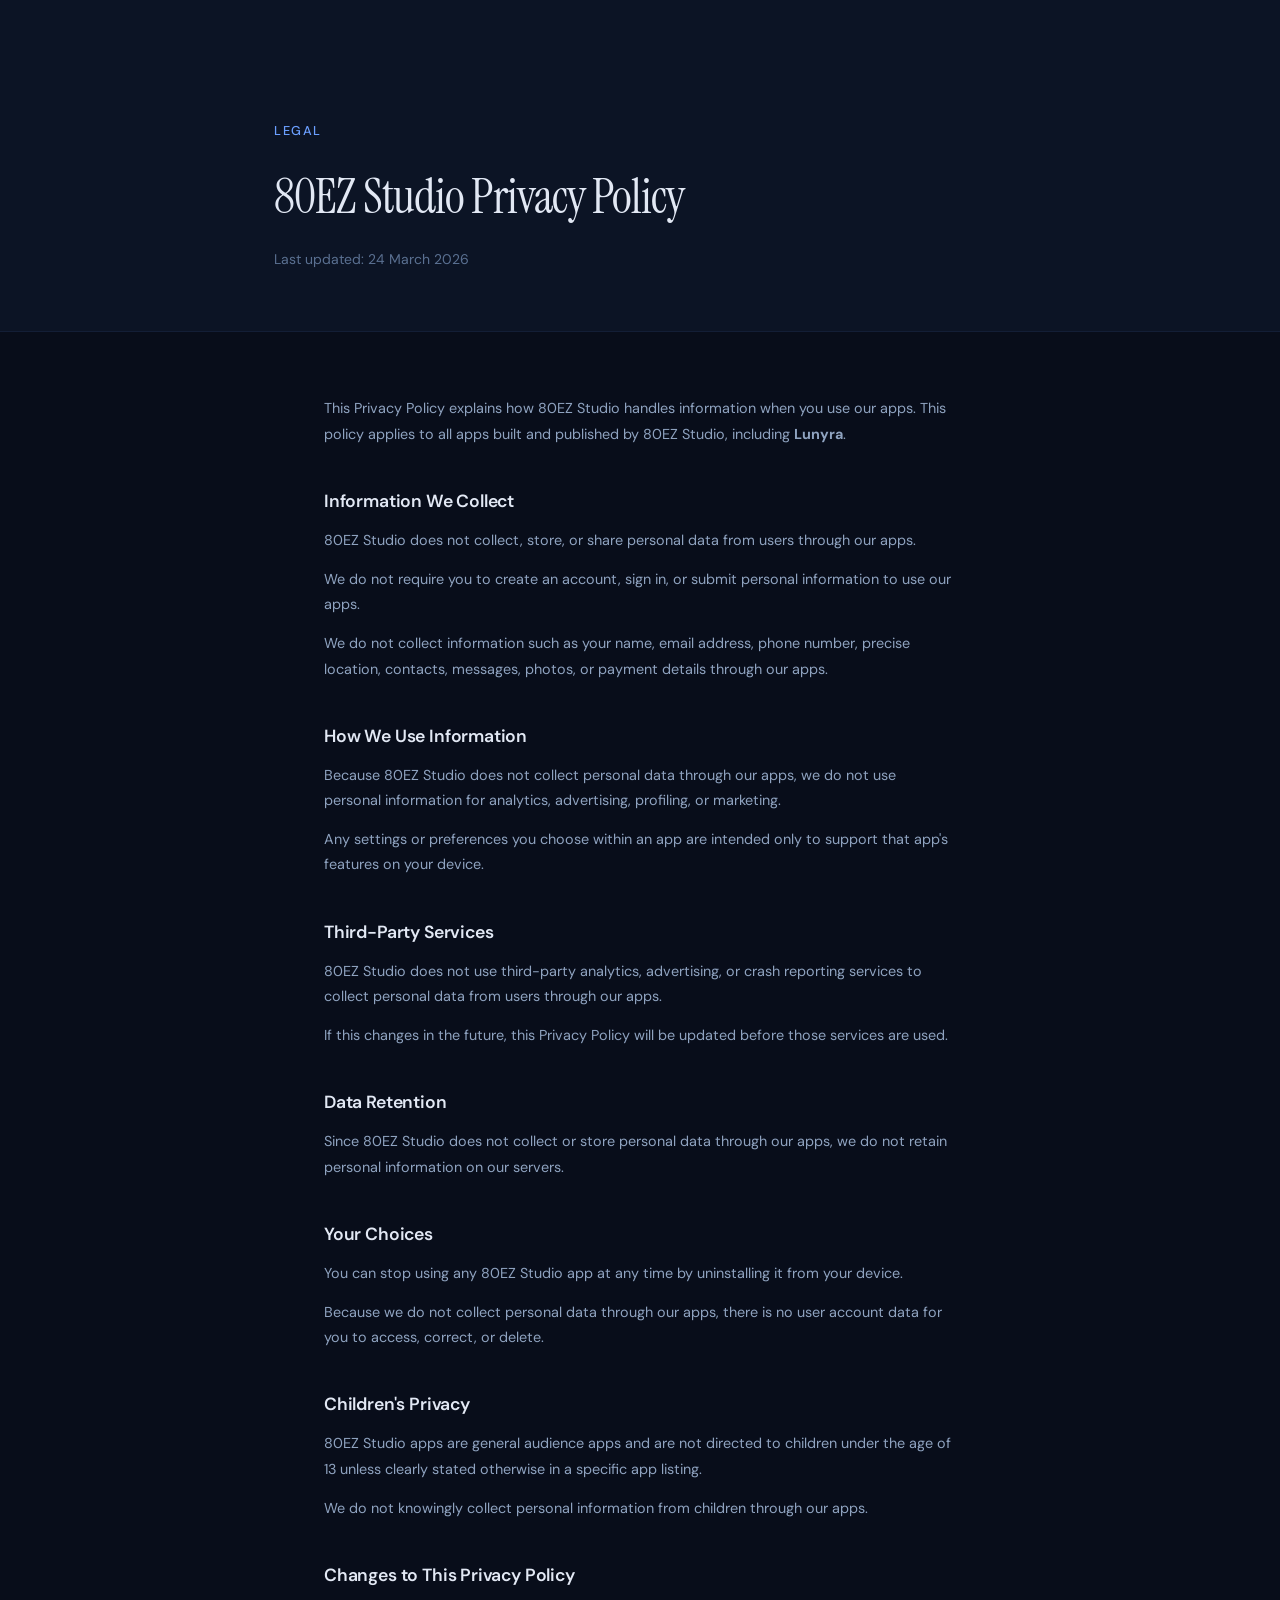
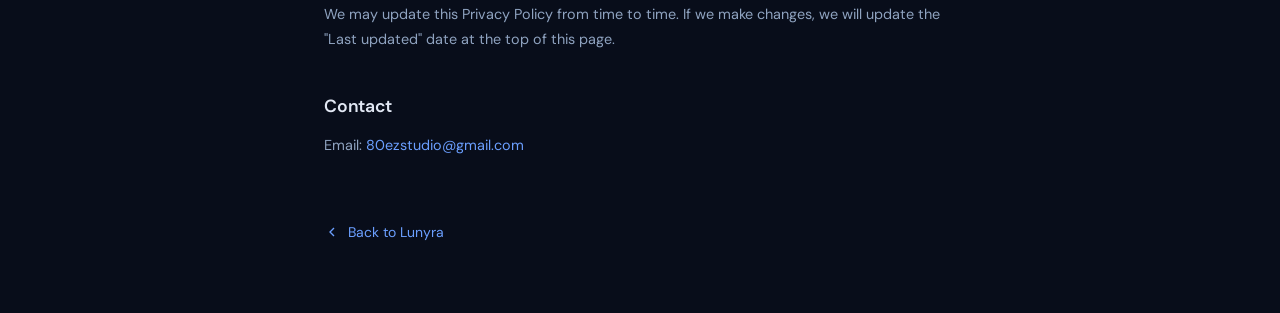
<file: privacy-policy.html>
<!DOCTYPE html>
<html lang="en">
<head>
  <meta charset="UTF-8">
  <meta name="viewport" content="width=device-width, initial-scale=1.0">
  <title>Privacy Policy — Lunyra by 80EZ Studio</title>
  <meta name="description" content="Privacy policy for Lunyra by 80EZ Studio — no personal data collection, no account required, no third-party trackers.">
  <link rel="canonical" href="https://80ezstudio.github.io/Lunyra/privacy-policy.html">
  <link rel="preconnect" href="https://fonts.googleapis.com">
  <link rel="preconnect" href="https://fonts.gstatic.com" crossorigin>
  <link href="https://fonts.googleapis.com/css2?family=DM+Sans:ital,opsz,wght@0,9..40,300;0,9..40,400;0,9..40,500;0,9..40,600;1,9..40,300&family=Instrument+Serif:ital@0;1&display=swap" rel="stylesheet">
  <link rel="stylesheet" href="styles.css">
  <style>
    .pp-header { padding: 120px 0 60px; background: var(--bg-2); border-bottom: 1px solid var(--border); }
    .pp-header .eyebrow { font-size: 0.8rem; font-weight: 500; letter-spacing: 0.12em; text-transform: uppercase; color: var(--accent); margin-bottom: 16px; }
    .pp-header h1 { font-family: var(--font-display); font-size: clamp(2rem, 5vw, 3rem); font-weight: 400; letter-spacing: -0.02em; color: var(--text-1); margin-bottom: 12px; }
    .pp-header p { color: var(--text-3); font-size: 0.875rem; }
    .pp-content { padding: 64px 0; background: var(--bg); }
    .pp-content .container { max-width: 680px; }
    .pp-content h2 { font-size: 1.1rem; font-weight: 600; color: var(--text-1); margin: 40px 0 12px; letter-spacing: -0.01em; }
    .pp-content h2:first-child { margin-top: 0; }
    .pp-content p { color: var(--text-2); font-size: 0.9rem; line-height: 1.75; margin-bottom: 14px; }
    .pp-content p:last-child { margin-bottom: 0; }
    .pp-content a { color: var(--accent); }
    .pp-back { display: inline-flex; align-items: center; gap: 8px; color: var(--text-3); font-size: 0.875rem; padding: 48px 0 0; }
    .pp-back:hover { color: var(--text-1); }
  </style>
</head>
<body>

  <header class="pp-header">
    <div class="container">
      <div class="eyebrow">Legal</div>
      <h1>80EZ Studio Privacy Policy</h1>
      <p>Last updated: 24 March 2026</p>
    </div>
  </header>

  <main class="pp-content">
    <div class="container">
      <p>This Privacy Policy explains how 80EZ Studio handles information when you use our apps. This policy applies to all apps built and published by 80EZ Studio, including <strong>Lunyra</strong>.</p>

      <h2>Information We Collect</h2>
      <p>80EZ Studio does not collect, store, or share personal data from users through our apps.</p>
      <p>We do not require you to create an account, sign in, or submit personal information to use our apps.</p>
      <p>We do not collect information such as your name, email address, phone number, precise location, contacts, messages, photos, or payment details through our apps.</p>

      <h2>How We Use Information</h2>
      <p>Because 80EZ Studio does not collect personal data through our apps, we do not use personal information for analytics, advertising, profiling, or marketing.</p>
      <p>Any settings or preferences you choose within an app are intended only to support that app's features on your device.</p>

      <h2>Third-Party Services</h2>
      <p>80EZ Studio does not use third-party analytics, advertising, or crash reporting services to collect personal data from users through our apps.</p>
      <p>If this changes in the future, this Privacy Policy will be updated before those services are used.</p>

      <h2>Data Retention</h2>
      <p>Since 80EZ Studio does not collect or store personal data through our apps, we do not retain personal information on our servers.</p>

      <h2>Your Choices</h2>
      <p>You can stop using any 80EZ Studio app at any time by uninstalling it from your device.</p>
      <p>Because we do not collect personal data through our apps, there is no user account data for you to access, correct, or delete.</p>

      <h2>Children's Privacy</h2>
      <p>80EZ Studio apps are general audience apps and are not directed to children under the age of 13 unless clearly stated otherwise in a specific app listing.</p>
      <p>We do not knowingly collect personal information from children through our apps.</p>

      <h2>Changes to This Privacy Policy</h2>
      <p>We may update this Privacy Policy from time to time. If we make changes, we will update the "Last updated" date at the top of this page.</p>

      <h2>Contact</h2>
      <p>Email: <a href="mailto:80ezstudio@gmail.com">80ezstudio@gmail.com</a></p>

      <a href="/Lunyra/" class="pp-back">
        <svg width="16" height="16" viewBox="0 0 24 24" fill="none" stroke="currentColor" stroke-width="2"><polyline points="15 18 9 12 15 6"/></svg>
        Back to Lunyra
      </a>
    </div>
  </main>

</body>
</html>
</file>
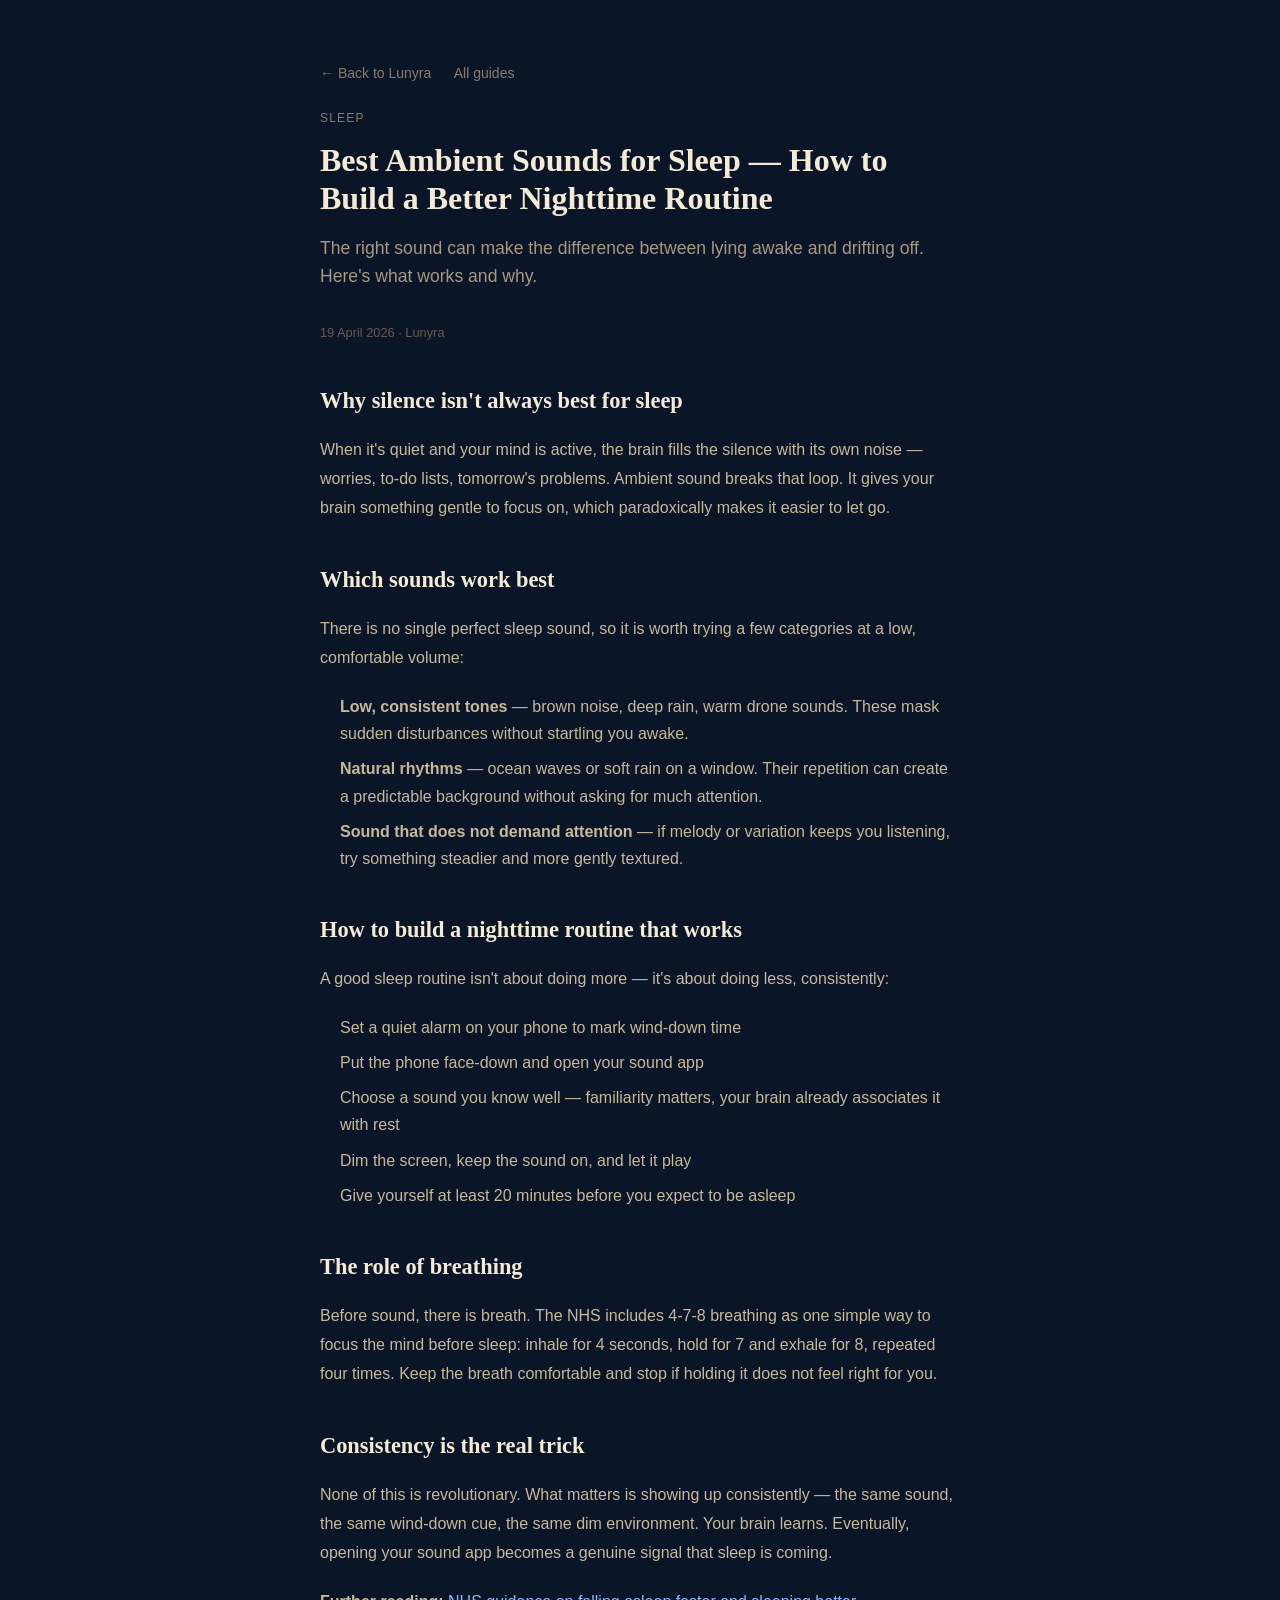
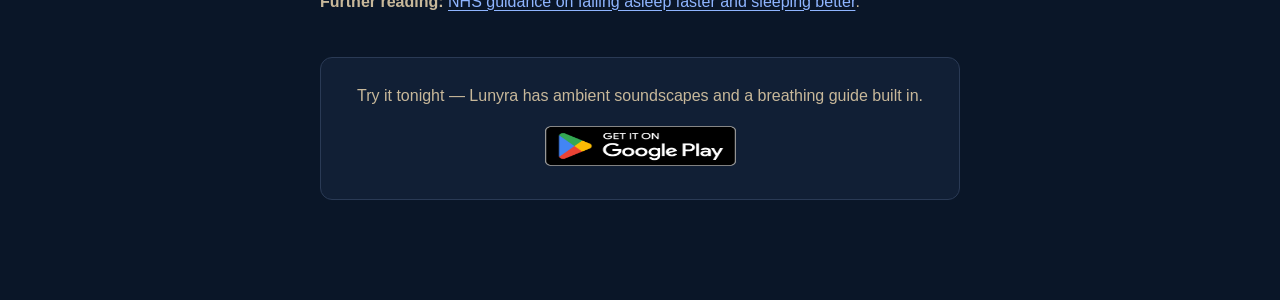
<file: blog/ambient-sounds-for-sleep.html>
<!DOCTYPE html>
<html lang="en-GB">
<head>
  <meta charset="UTF-8">
  <meta name="viewport" content="width=device-width, initial-scale=1.0">
  <meta name="robots" content="index, follow, max-image-preview:large">
  <title>Best Ambient Sounds for Sleep — How to Build a Better Nighttime Routine | Lunyra</title>
  <meta name="description" content="Discover how ambient sounds for sleep can help you fall asleep faster and wake up refreshed. Plus: how to build a simple nightly routine that actually works.">
  <meta name="keywords" content="ambient sounds for sleep, sleep sounds, best sleep app, how to fall asleep faster, nighttime routine, relaxation for sleep, calm app">
  <link rel="canonical" href="https://80ezstudio.github.io/Lunyra/blog/ambient-sounds-for-sleep.html">
  <meta name="theme-color" content="#0a1628">
  <meta property="og:type" content="article">
  <meta property="og:title" content="Best Ambient Sounds for Sleep — How to Build a Better Nighttime Routine">
  <meta property="og:description" content="Discover how ambient sounds for sleep can help you fall asleep faster. Plus a simple nightly routine that actually works.">
  <meta property="og:url" content="https://80ezstudio.github.io/Lunyra/blog/ambient-sounds-for-sleep.html">
  <meta property="og:site_name" content="Lunyra">
  <meta property="og:image" content="https://80ezstudio.github.io/Lunyra/assets/og-image.png">
  <script type="application/ld+json">
  {
    "@context": "https://schema.org",
    "@type": "Article",
    "headline": "Best Ambient Sounds for Sleep — How to Build a Better Nighttime Routine",
    "description": "Discover how ambient sounds for sleep can help you fall asleep faster and wake up refreshed.",
    "author": { "@type": "Organization", "name": "Lunyra" },
    "publisher": { "@type": "Organization", "name": "Lunyra", "url": "https://80ezstudio.github.io/Lunyra/" },
    "datePublished": "2026-04-19",
    "dateModified": "2026-08-14",
    "url": "https://80ezstudio.github.io/Lunyra/blog/ambient-sounds-for-sleep.html",
    "keywords": "ambient sounds for sleep, sleep sounds, best sleep app, how to fall asleep faster"
  }
  </script>
  <link rel="stylesheet" href="../styles.css">
  <style>
    body { background: #0a1628; color: #e8d5b7; font-family: 'DM Sans', sans-serif; }
    .blog-container { max-width: 680px; margin: 0 auto; padding: 60px 20px; }
    .blog-header { margin-bottom: 40px; }
    .blog-back { color: #8a7a6a; text-decoration: none; font-size: 0.875rem; display: inline-block; margin-bottom: 24px; }
    .blog-back:hover { color: #e8d5b7; }
    .blog-eyebrow { font-size: 0.75rem; text-transform: uppercase; letter-spacing: 0.1em; color: #8a7a6a; margin-bottom: 12px; }
    .blog-title { font-family: 'Instrument Serif', serif; font-size: 2rem; line-height: 1.2; color: #f5ead6; margin: 0 0 16px; }
    .blog-subtitle { font-size: 1.1rem; color: #a89880; line-height: 1.6; margin: 0 0 32px; }
    .blog-meta { font-size: 0.8rem; color: #6a5a4a; }
    .blog-content h2 { font-family: 'Instrument Serif', serif; font-size: 1.4rem; color: #f5ead6; margin: 40px 0 16px; }
    .blog-content p { font-size: 1rem; line-height: 1.8; color: #c8b89a; margin: 0 0 20px; }
    .blog-content ul { margin: 0 0 20px 20px; }
    .blog-content li { font-size: 1rem; line-height: 1.7; color: #c8b89a; margin-bottom: 8px; }
    .blog-cta { background: #111f35; border: 1px solid #2a3a55; border-radius: 12px; padding: 24px; margin: 40px 0; text-align: center; }
    .blog-cta p { margin: 0 0 16px; font-size: 1rem; color: #c8b89a; }
    .blog-cta a { display: inline-block; }
    .blog-cta img { height: 40px; }
  </style>
  <script src="../campaign-links.js" defer></script>
</head>
<body>
  <div class="blog-container">
    <a href="/Lunyra/" class="blog-back">← Back to Lunyra</a>
    <a href="./" class="blog-back" style="margin-left:18px">All guides</a>
    <header class="blog-header">
      <p class="blog-eyebrow">Sleep</p>
      <h1 class="blog-title">Best Ambient Sounds for Sleep — How to Build a Better Nighttime Routine</h1>
      <p class="blog-subtitle">The right sound can make the difference between lying awake and drifting off. Here's what works and why.</p>
      <p class="blog-meta">19 April 2026 · Lunyra</p>
    </header>
    <article class="blog-content">
      <h2>Why silence isn't always best for sleep</h2>
      <p>When it's quiet and your mind is active, the brain fills the silence with its own noise — worries, to-do lists, tomorrow's problems. Ambient sound breaks that loop. It gives your brain something gentle to focus on, which paradoxically makes it easier to let go.</p>

      <h2>Which sounds work best</h2>
      <p>There is no single perfect sleep sound, so it is worth trying a few categories at a low, comfortable volume:</p>
      <ul>
        <li><strong>Low, consistent tones</strong> — brown noise, deep rain, warm drone sounds. These mask sudden disturbances without startling you awake.</li>
        <li><strong>Natural rhythms</strong> — ocean waves or soft rain on a window. Their repetition can create a predictable background without asking for much attention.</li>
        <li><strong>Sound that does not demand attention</strong> — if melody or variation keeps you listening, try something steadier and more gently textured.</li>
      </ul>

      <h2>How to build a nighttime routine that works</h2>
      <p>A good sleep routine isn't about doing more — it's about doing less, consistently:</p>
      <ul>
        <li>Set a quiet alarm on your phone to mark wind-down time</li>
        <li>Put the phone face-down and open your sound app</li>
        <li>Choose a sound you know well — familiarity matters, your brain already associates it with rest</li>
        <li>Dim the screen, keep the sound on, and let it play</li>
        <li>Give yourself at least 20 minutes before you expect to be asleep</li>
      </ul>

      <h2>The role of breathing</h2>
      <p>Before sound, there is breath. The NHS includes 4-7-8 breathing as one simple way to focus the mind before sleep: inhale for 4 seconds, hold for 7 and exhale for 8, repeated four times. Keep the breath comfortable and stop if holding it does not feel right for you.</p>

      <h2>Consistency is the real trick</h2>
      <p>None of this is revolutionary. What matters is showing up consistently — the same sound, the same wind-down cue, the same dim environment. Your brain learns. Eventually, opening your sound app becomes a genuine signal that sleep is coming.</p>

      <p><strong>Further reading:</strong> <a href="https://www.nhs.uk/every-mind-matters/mental-wellbeing-tips/how-to-fall-asleep-faster-and-sleep-better/" rel="noopener noreferrer">NHS guidance on falling asleep faster and sleeping better</a>.</p>

      <div class="blog-cta">
        <p>Try it tonight — Lunyra has ambient soundscapes and a breathing guide built in.</p>
        <a href="https://play.google.com/store/apps/details?id=com.eightyezstudio.lunyra&amp;referrer=utm_source%3Dlunyra_journal%26utm_medium%3Dorganic_web%26utm_campaign%3Daugust_growth" rel="noopener noreferrer" target="_blank">
          <img src="../assets/google-play-badge.png" width="191" height="57" alt="Get Lunyra on Google Play">
        </a>
      </div>
    </article>
  </div>
</body>
</html>
</file>
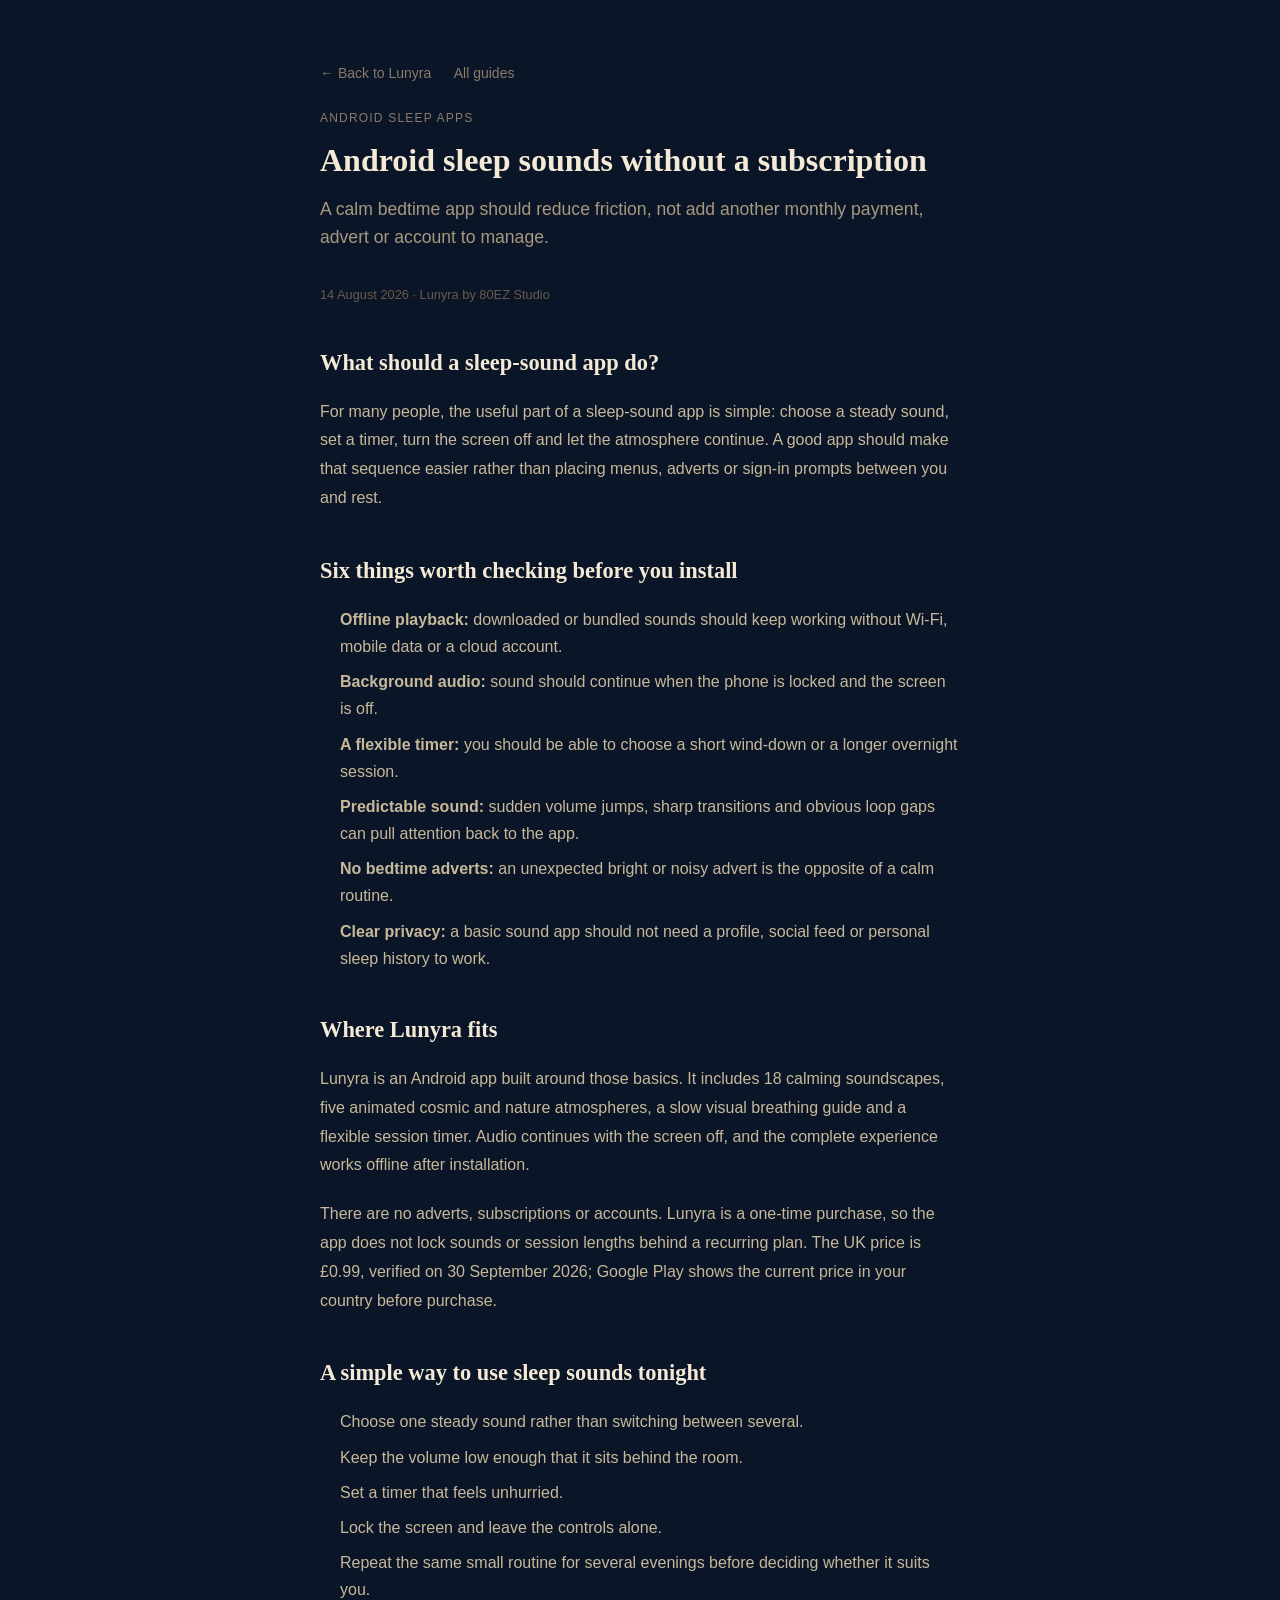
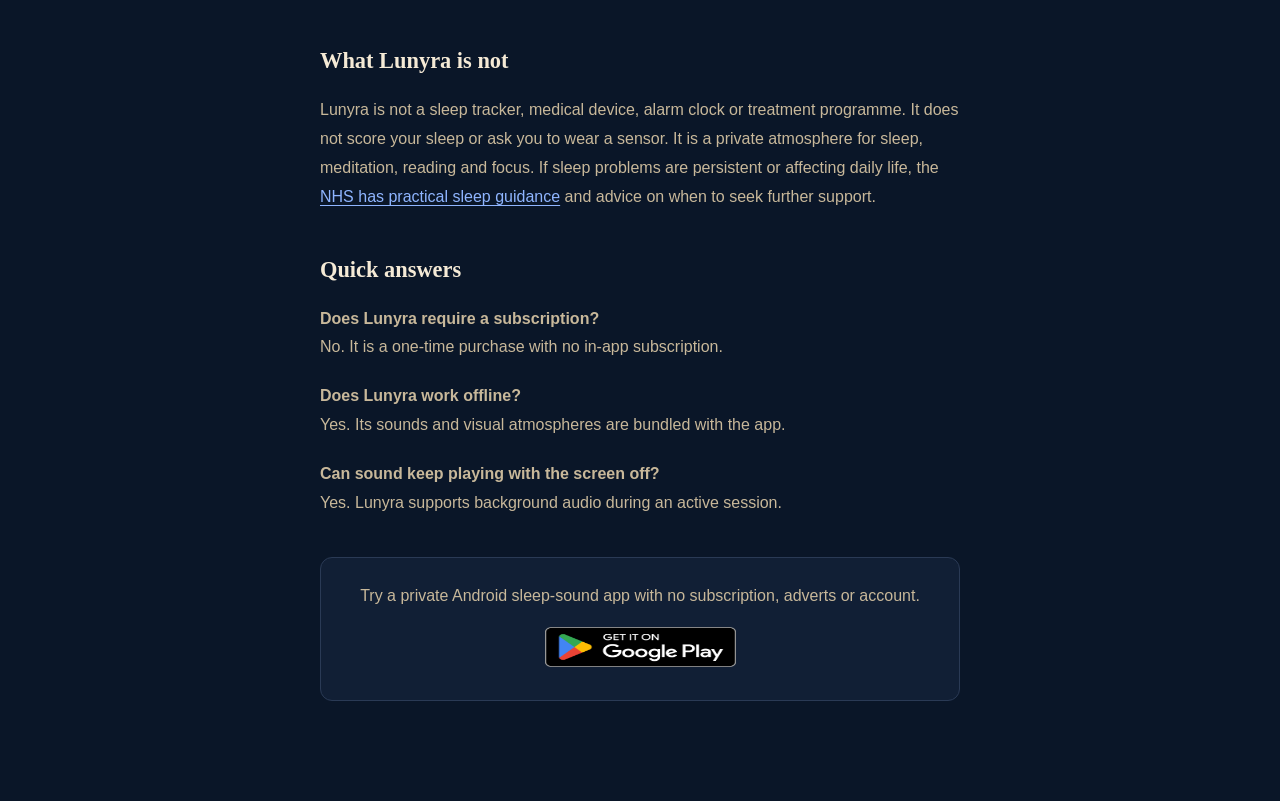
<file: blog/android-sleep-sounds-without-subscription.html>
<!DOCTYPE html>
<html lang="en-GB">
<head>
  <meta charset="UTF-8">
  <meta name="viewport" content="width=device-width, initial-scale=1.0">
  <meta name="robots" content="index, follow, max-image-preview:large">
  <title>Android Sleep Sounds Without a Subscription | Lunyra</title>
  <meta name="description" content="Looking for Android sleep sounds without a subscription? Learn what to look for in an offline, ad-free sleep sound app and see how Lunyra works.">
  <link rel="canonical" href="https://80ezstudio.github.io/Lunyra/blog/android-sleep-sounds-without-subscription.html">
  <meta name="theme-color" content="#0a1628">
  <meta property="og:type" content="article">
  <meta property="og:title" content="Android Sleep Sounds Without a Subscription">
  <meta property="og:description" content="A practical guide to choosing a private, offline Android sleep sound app without recurring fees.">
  <meta property="og:url" content="https://80ezstudio.github.io/Lunyra/blog/android-sleep-sounds-without-subscription.html">
  <meta property="og:site_name" content="Lunyra">
  <meta property="og:image" content="https://80ezstudio.github.io/Lunyra/assets/og-image.png">
  <script type="application/ld+json">
  {
    "@context": "https://schema.org",
    "@type": "Article",
    "headline": "Android Sleep Sounds Without a Subscription",
    "description": "A practical guide to choosing a private, offline Android sleep sound app without recurring fees.",
    "author": { "@type": "Organization", "name": "Lunyra" },
    "publisher": { "@type": "Organization", "name": "80EZ Studio", "url": "https://80ezstudio.com/" },
    "datePublished": "2026-08-14",
    "dateModified": "2026-09-30",
    "url": "https://80ezstudio.github.io/Lunyra/blog/android-sleep-sounds-without-subscription.html",
    "keywords": "Android sleep sounds without subscription, offline sleep sounds Android, ad-free sleep app"
  }
  </script>
  <link rel="stylesheet" href="../styles.css">
  <script src="../campaign-links.js" defer></script>
  <style>
    body { background: #0a1628; color: #e8d5b7; font-family: 'DM Sans', sans-serif; }
    .blog-container { max-width: 680px; margin: 0 auto; padding: 60px 20px; }
    .blog-header { margin-bottom: 40px; }
    .blog-back { color: #8a7a6a; text-decoration: none; font-size: 0.875rem; display: inline-block; margin-bottom: 24px; }
    .blog-back:hover { color: #e8d5b7; }
    .blog-eyebrow { font-size: 0.75rem; text-transform: uppercase; letter-spacing: 0.1em; color: #8a7a6a; margin-bottom: 12px; }
    .blog-title { font-family: 'Instrument Serif', serif; font-size: 2rem; line-height: 1.2; color: #f5ead6; margin: 0 0 16px; }
    .blog-subtitle { font-size: 1.1rem; color: #a89880; line-height: 1.6; margin: 0 0 32px; }
    .blog-meta { font-size: 0.8rem; color: #6a5a4a; }
    .blog-content h2 { font-family: 'Instrument Serif', serif; font-size: 1.4rem; color: #f5ead6; margin: 40px 0 16px; }
    .blog-content p { font-size: 1rem; line-height: 1.8; color: #c8b89a; margin: 0 0 20px; }
    .blog-content ul { margin: 0 0 20px 20px; }
    .blog-content li { font-size: 1rem; line-height: 1.7; color: #c8b89a; margin-bottom: 8px; }
    .blog-content a { color: #b6cfff; }
    .blog-cta { background: #111f35; border: 1px solid #2a3a55; border-radius: 12px; padding: 24px; margin: 40px 0; text-align: center; }
    .blog-cta p { margin: 0 0 16px; font-size: 1rem; color: #c8b89a; }
    .blog-cta a { display: inline-block; }
    .blog-cta img { height: 40px; }
  </style>
</head>
<body>
  <div class="blog-container">
    <a href="/Lunyra/" class="blog-back">&larr; Back to Lunyra</a>
    <a href="./" class="blog-back" style="margin-left:18px">All guides</a>
    <header class="blog-header">
      <p class="blog-eyebrow">Android sleep apps</p>
      <h1 class="blog-title">Android sleep sounds without a subscription</h1>
      <p class="blog-subtitle">A calm bedtime app should reduce friction, not add another monthly payment, advert or account to manage.</p>
      <p class="blog-meta">14 August 2026 &middot; Lunyra by 80EZ Studio</p>
    </header>
    <article class="blog-content">
      <h2>What should a sleep-sound app do?</h2>
      <p>For many people, the useful part of a sleep-sound app is simple: choose a steady sound, set a timer, turn the screen off and let the atmosphere continue. A good app should make that sequence easier rather than placing menus, adverts or sign-in prompts between you and rest.</p>

      <h2>Six things worth checking before you install</h2>
      <ul>
        <li><strong>Offline playback:</strong> downloaded or bundled sounds should keep working without Wi-Fi, mobile data or a cloud account.</li>
        <li><strong>Background audio:</strong> sound should continue when the phone is locked and the screen is off.</li>
        <li><strong>A flexible timer:</strong> you should be able to choose a short wind-down or a longer overnight session.</li>
        <li><strong>Predictable sound:</strong> sudden volume jumps, sharp transitions and obvious loop gaps can pull attention back to the app.</li>
        <li><strong>No bedtime adverts:</strong> an unexpected bright or noisy advert is the opposite of a calm routine.</li>
        <li><strong>Clear privacy:</strong> a basic sound app should not need a profile, social feed or personal sleep history to work.</li>
      </ul>

      <h2>Where Lunyra fits</h2>
      <p>Lunyra is an Android app built around those basics. It includes 18 calming soundscapes, five animated cosmic and nature atmospheres, a slow visual breathing guide and a flexible session timer. Audio continues with the screen off, and the complete experience works offline after installation.</p>
      <p>There are no adverts, subscriptions or accounts. Lunyra is a one-time purchase, so the app does not lock sounds or session lengths behind a recurring plan. The UK price is £0.99, verified on 30 September 2026; Google Play shows the current price in your country before purchase.</p>

      <h2>A simple way to use sleep sounds tonight</h2>
      <ul>
        <li>Choose one steady sound rather than switching between several.</li>
        <li>Keep the volume low enough that it sits behind the room.</li>
        <li>Set a timer that feels unhurried.</li>
        <li>Lock the screen and leave the controls alone.</li>
        <li>Repeat the same small routine for several evenings before deciding whether it suits you.</li>
      </ul>

      <h2>What Lunyra is not</h2>
      <p>Lunyra is not a sleep tracker, medical device, alarm clock or treatment programme. It does not score your sleep or ask you to wear a sensor. It is a private atmosphere for sleep, meditation, reading and focus. If sleep problems are persistent or affecting daily life, the <a href="https://www.nhs.uk/every-mind-matters/mental-wellbeing-tips/how-to-fall-asleep-faster-and-sleep-better/" rel="noopener noreferrer">NHS has practical sleep guidance</a> and advice on when to seek further support.</p>

      <h2>Quick answers</h2>
      <p><strong>Does Lunyra require a subscription?</strong><br>No. It is a one-time purchase with no in-app subscription.</p>
      <p><strong>Does Lunyra work offline?</strong><br>Yes. Its sounds and visual atmospheres are bundled with the app.</p>
      <p><strong>Can sound keep playing with the screen off?</strong><br>Yes. Lunyra supports background audio during an active session.</p>

      <div class="blog-cta">
        <p>Try a private Android sleep-sound app with no subscription, adverts or account.</p>
        <a href="https://play.google.com/store/apps/details?id=com.eightyezstudio.lunyra&amp;referrer=utm_source%3Dlunyra_journal%26utm_medium%3Dorganic_web%26utm_campaign%3Dsubscription_free_sleep" rel="noopener noreferrer" target="_blank">
          <img src="../assets/google-play-badge.png" width="191" height="57" alt="Get Lunyra on Google Play">
        </a>
      </div>
    </article>
  </div>
</body>
</html>
</file>
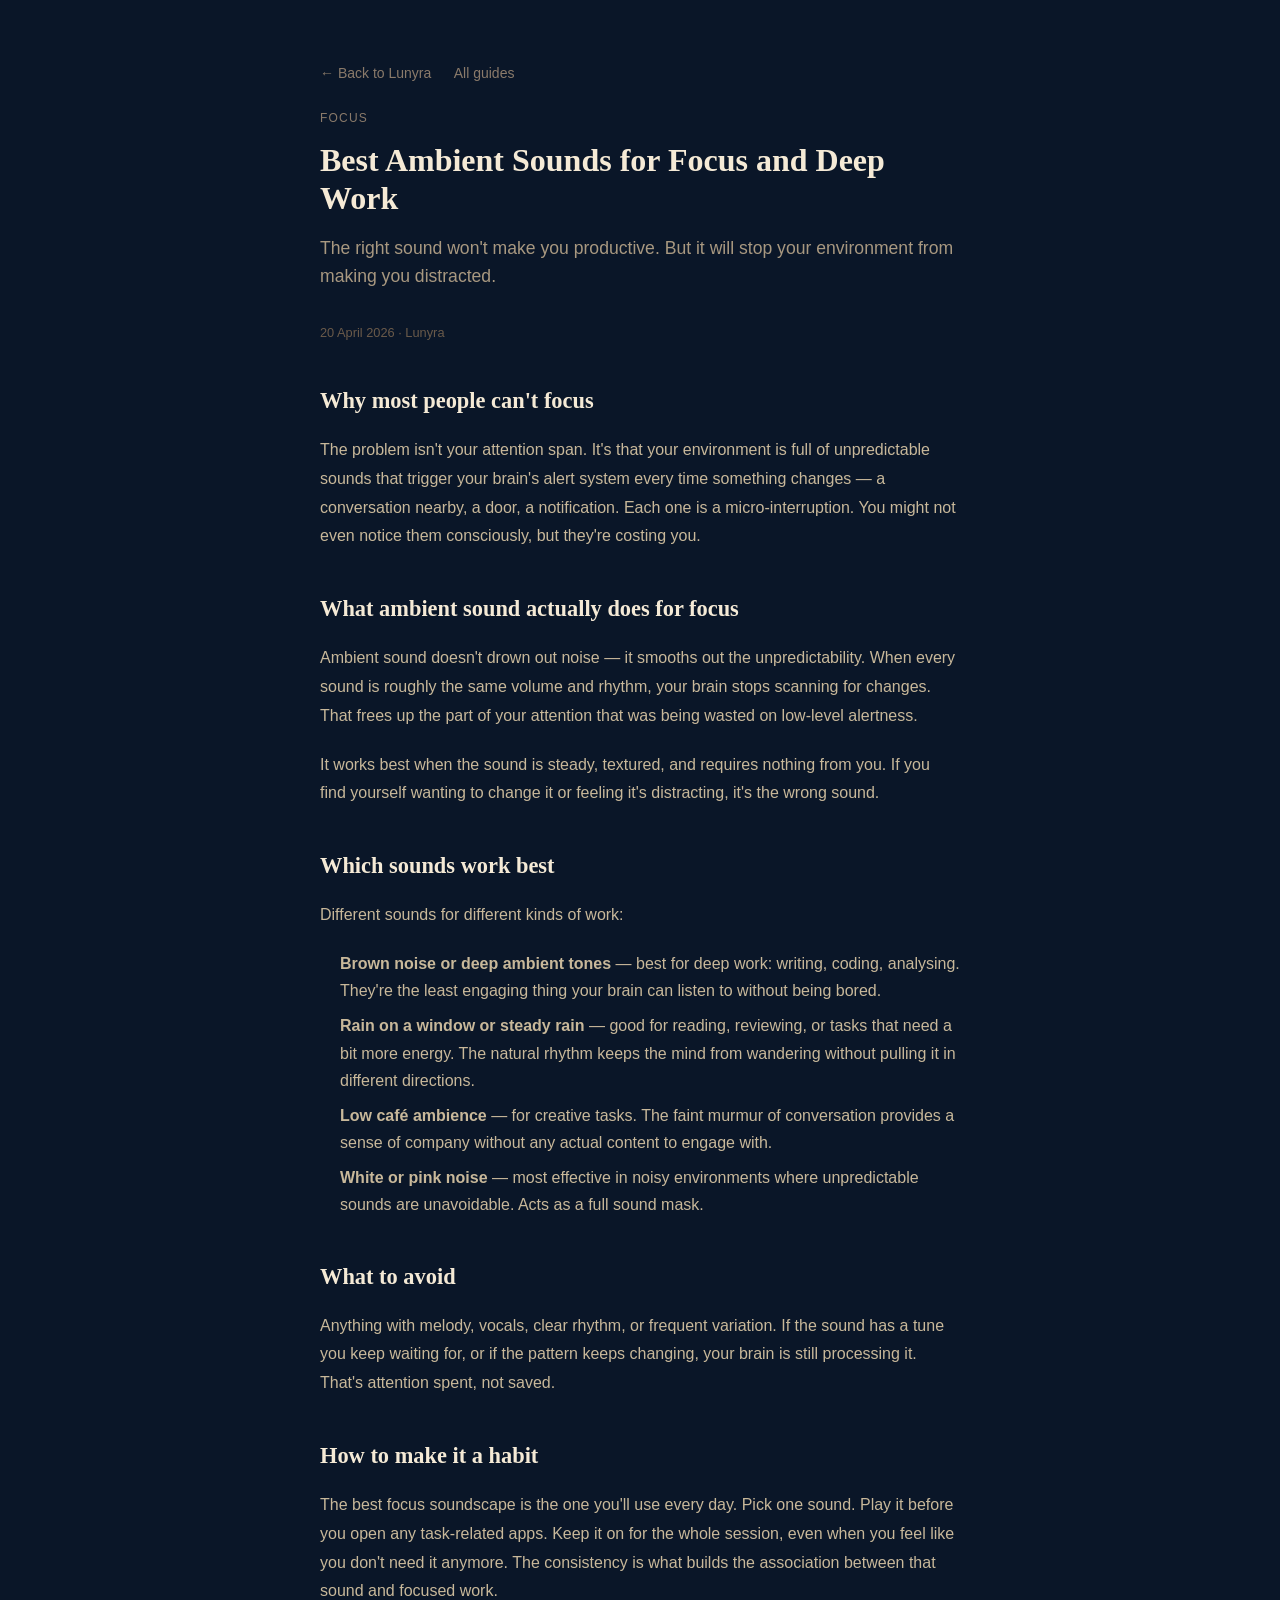
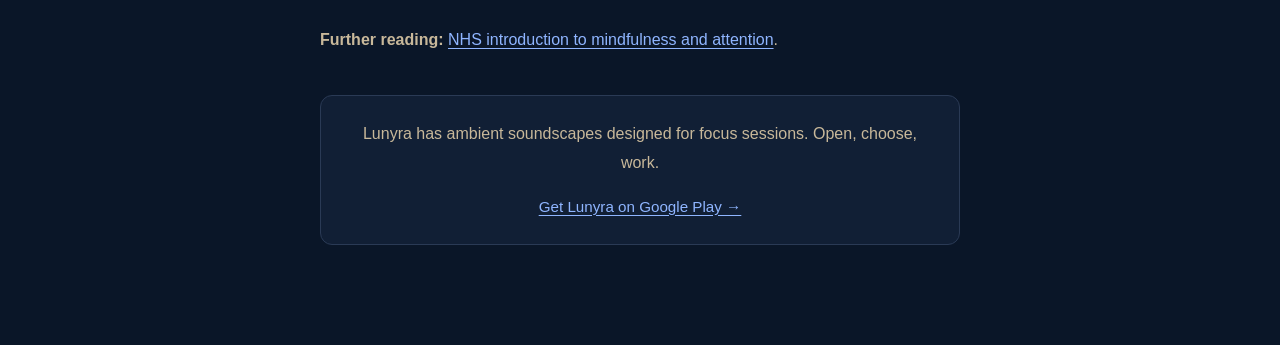
<file: blog/best-ambient-sounds-for-focus.html>
<!DOCTYPE html>
<html lang="en-GB">
<head>
  <meta charset="UTF-8">
  <meta name="viewport" content="width=device-width, initial-scale=1.0">
  <meta name="robots" content="index, follow, max-image-preview:large">
  <title>Best Ambient Sounds for Focus and Deep Work | Lunyra</title>
  <meta name="description" content="The right ambient sound can help you concentrate for longer. Here's what works, what doesn't, and how to build a focus soundscape habit.">
  <meta name="keywords" content="ambient sounds for focus, deep work sounds, concentration app, how to focus, focus sounds, work from home focus">
  <link rel="canonical" href="https://80ezstudio.github.io/Lunyra/blog/best-ambient-sounds-for-focus.html">
  <meta name="theme-color" content="#0a1628">
  <meta property="og:type" content="article">
  <meta property="og:title" content="Best Ambient Sounds for Focus and Deep Work">
  <meta property="og:description" content="The right ambient sound can help you concentrate for longer. Here's what works and how to build the habit.">
  <meta property="og:url" content="https://80ezstudio.github.io/Lunyra/blog/best-ambient-sounds-for-focus.html">
  <meta property="og:site_name" content="Lunyra">
  <meta property="og:image" content="https://80ezstudio.github.io/Lunyra/assets/og-image.png">
  <script type="application/ld+json">
  {
    "@context": "https://schema.org",
    "@type": "Article",
    "headline": "Best Ambient Sounds for Focus and Deep Work",
    "description": "The right ambient sound can help you concentrate for longer. Here's what works and how to build the habit.",
    "author": { "@type": "Organization", "name": "Lunyra" },
    "publisher": { "@type": "Organization", "name": "Lunyra", "url": "https://80ezstudio.github.io/Lunyra/" },
    "datePublished": "2026-04-20",
    "dateModified": "2026-08-14",
    "url": "https://80ezstudio.github.io/Lunyra/blog/best-ambient-sounds-for-focus.html"
  }
  </script>
  <link rel="stylesheet" href="../styles.css">
  <style>
    body { background: #0a1628; color: #e8d5b7; font-family: 'DM Sans', sans-serif; }
    .blog-container { max-width: 680px; margin: 0 auto; padding: 60px 20px; }
    .blog-back { color: #8a7a6a; text-decoration: none; font-size: 0.875rem; display: inline-block; margin-bottom: 24px; }
    .blog-back:hover { color: #e8d5b7; }
    .blog-eyebrow { font-size: 0.75rem; text-transform: uppercase; letter-spacing: 0.1em; color: #8a7a6a; margin-bottom: 12px; }
    .blog-title { font-family: 'Instrument Serif', serif; font-size: 2rem; line-height: 1.2; color: #f5ead6; margin: 0 0 16px; }
    .blog-subtitle { font-size: 1.1rem; color: #a89880; line-height: 1.6; margin: 0 0 32px; }
    .blog-meta { font-size: 0.8rem; color: #6a5a4a; margin-bottom: 40px; }
    .blog-content h2 { font-family: 'Instrument Serif', serif; font-size: 1.4rem; color: #f5ead6; margin: 40px 0 16px; }
    .blog-content p { font-size: 1rem; line-height: 1.8; color: #c8b89a; margin: 0 0 20px; }
    .blog-content ul { margin: 0 0 20px 20px; }
    .blog-content li { font-size: 1rem; line-height: 1.7; color: #c8b89a; margin-bottom: 8px; }
    .blog-cta { background: #111f35; border: 1px solid #2a3a55; border-radius: 12px; padding: 24px; margin: 40px 0; text-align: center; }
    .blog-cta p { margin: 0 0 16px; font-size: 1rem; color: #c8b89a; }
    .blog-cta a { display: inline-block; color: #e8d5b7; text-decoration: none; font-size: 0.95rem; }
    .blog-cta a:hover { color: #f5ead6; }
  </style>
  <script src="../campaign-links.js" defer></script>
</head>
<body>
  <div class="blog-container">
    <a href="/Lunyra/" class="blog-back">← Back to Lunyra</a>
    <a href="./" class="blog-back" style="margin-left:18px">All guides</a>
    <header class="blog-header">
      <p class="blog-eyebrow">Focus</p>
      <h1 class="blog-title">Best Ambient Sounds for Focus and Deep Work</h1>
      <p class="blog-subtitle">The right sound won't make you productive. But it will stop your environment from making you distracted.</p>
      <p class="blog-meta">20 April 2026 · Lunyra</p>
    </header>
    <article class="blog-content">
      <h2>Why most people can't focus</h2>
      <p>The problem isn't your attention span. It's that your environment is full of unpredictable sounds that trigger your brain's alert system every time something changes — a conversation nearby, a door, a notification. Each one is a micro-interruption. You might not even notice them consciously, but they're costing you.</p>

      <h2>What ambient sound actually does for focus</h2>
      <p>Ambient sound doesn't drown out noise — it smooths out the unpredictability. When every sound is roughly the same volume and rhythm, your brain stops scanning for changes. That frees up the part of your attention that was being wasted on low-level alertness.</p>
      <p>It works best when the sound is steady, textured, and requires nothing from you. If you find yourself wanting to change it or feeling it's distracting, it's the wrong sound.</p>

      <h2>Which sounds work best</h2>
      <p>Different sounds for different kinds of work:</p>
      <ul>
        <li><strong>Brown noise or deep ambient tones</strong> — best for deep work: writing, coding, analysing. They're the least engaging thing your brain can listen to without being bored.</li>
        <li><strong>Rain on a window or steady rain</strong> — good for reading, reviewing, or tasks that need a bit more energy. The natural rhythm keeps the mind from wandering without pulling it in different directions.</li>
        <li><strong>Low café ambience</strong> — for creative tasks. The faint murmur of conversation provides a sense of company without any actual content to engage with.</li>
        <li><strong>White or pink noise</strong> — most effective in noisy environments where unpredictable sounds are unavoidable. Acts as a full sound mask.</li>
      </ul>

      <h2>What to avoid</h2>
      <p>Anything with melody, vocals, clear rhythm, or frequent variation. If the sound has a tune you keep waiting for, or if the pattern keeps changing, your brain is still processing it. That's attention spent, not saved.</p>

      <h2>How to make it a habit</h2>
      <p>The best focus soundscape is the one you'll use every day. Pick one sound. Play it before you open any task-related apps. Keep it on for the whole session, even when you feel like you don't need it anymore. The consistency is what builds the association between that sound and focused work.</p>

      <p><strong>Further reading:</strong> <a href="https://www.nhs.uk/mental-health/self-help/tips-and-support/mindfulness/" rel="noopener noreferrer">NHS introduction to mindfulness and attention</a>.</p>

      <div class="blog-cta">
        <p>Lunyra has ambient soundscapes designed for focus sessions. Open, choose, work.</p>
        <a href="https://play.google.com/store/apps/details?id=com.eightyezstudio.lunyra&amp;referrer=utm_source%3Dlunyra_journal%26utm_medium%3Dorganic_web%26utm_campaign%3Daugust_growth" target="_blank" rel="noopener noreferrer">Get Lunyra on Google Play →</a>
      </div>
    </article>
  </div>
</body>
</html>
</file>
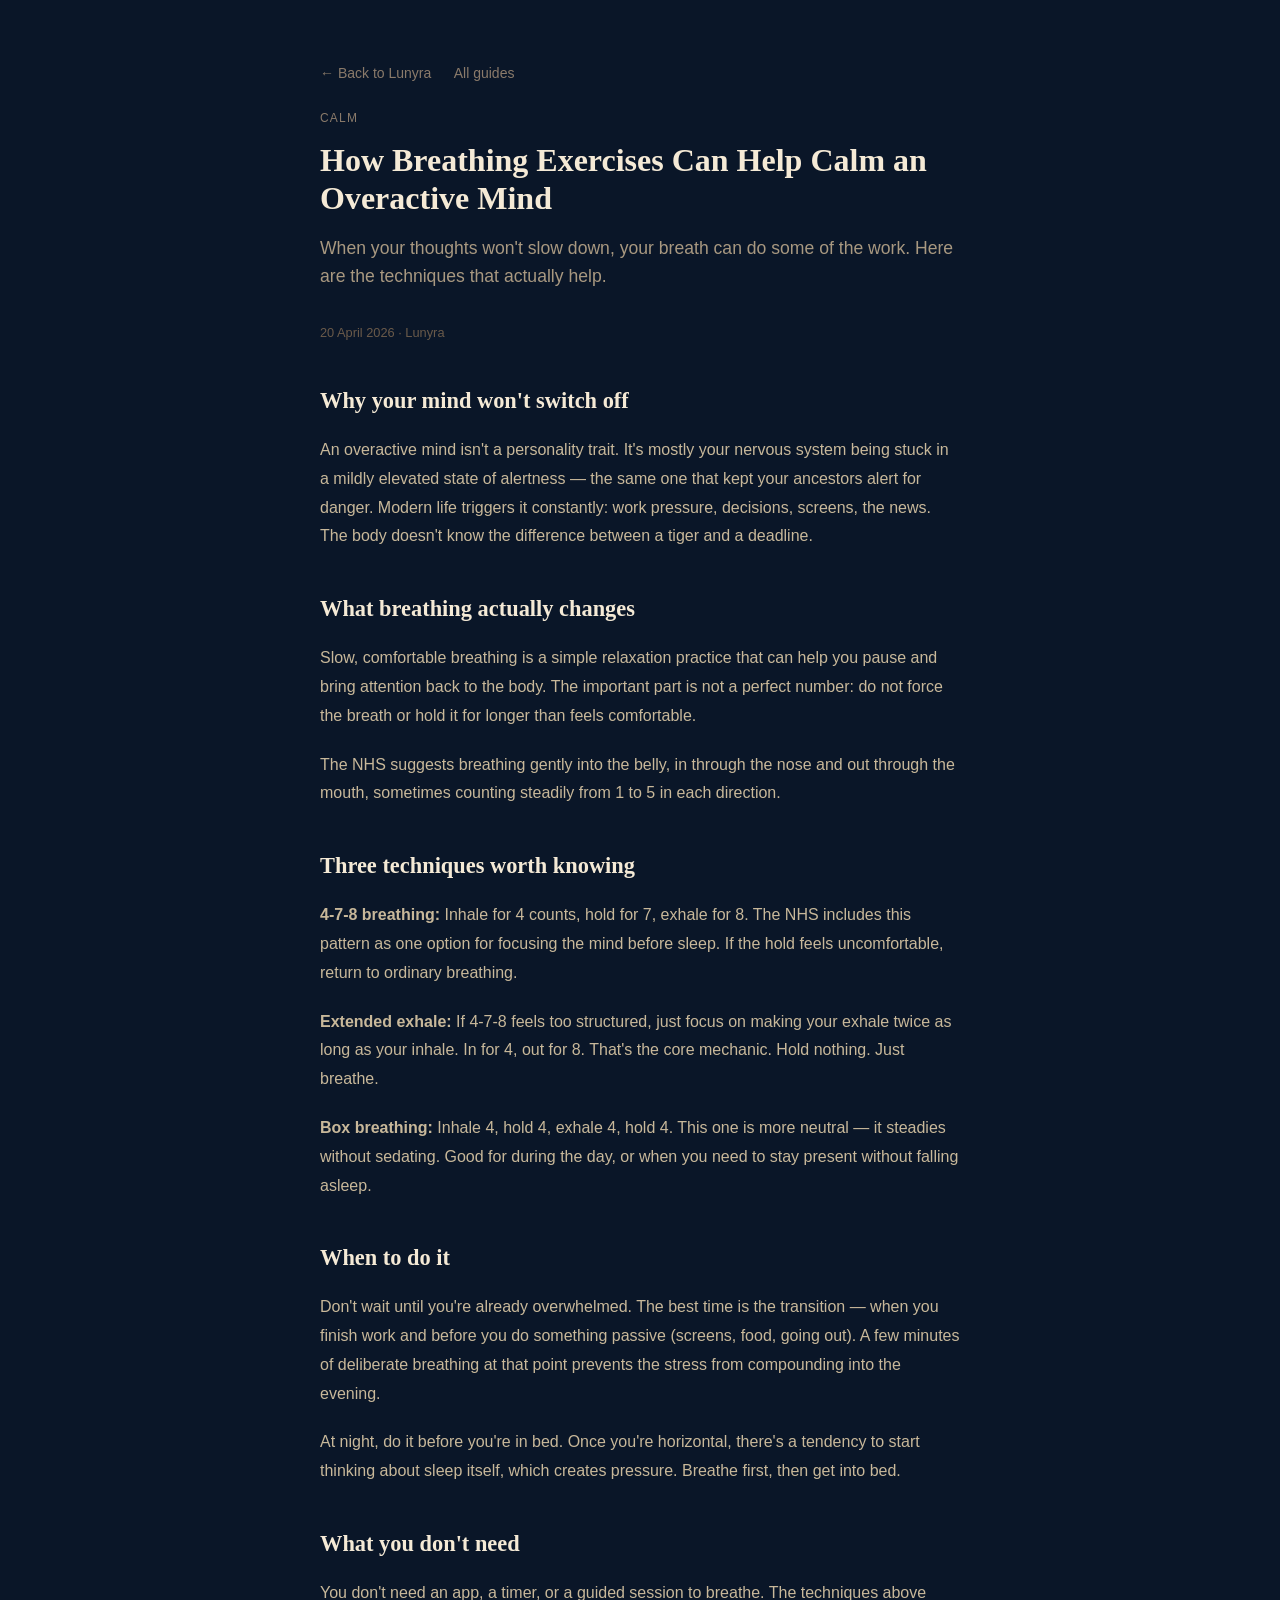
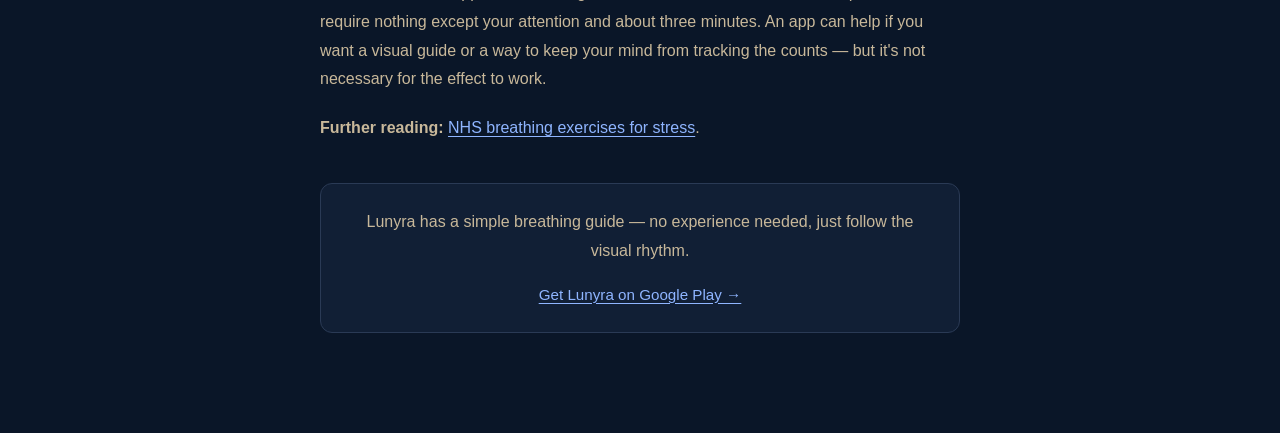
<file: blog/breathing-exercises-calm-mind.html>
<!DOCTYPE html>
<html lang="en-GB">
<head>
  <meta charset="UTF-8">
  <meta name="viewport" content="width=device-width, initial-scale=1.0">
  <meta name="robots" content="index, follow, max-image-preview:large">
  <title>How Breathing Exercises Can Help Calm an Overactive Mind | Lunyra</title>
  <meta name="description" content="An overactive mind at night or during the day? Simple breathing exercises can help slow your nervous system. Here's what actually works.">
  <meta name="keywords" content="breathing exercises for anxiety, calm mind techniques, how to relax, breathing for stress, calm breathing">
  <link rel="canonical" href="https://80ezstudio.github.io/Lunyra/blog/breathing-exercises-calm-mind.html">
  <meta name="theme-color" content="#0a1628">
  <meta property="og:type" content="article">
  <meta property="og:title" content="How Breathing Exercises Can Help Calm an Overactive Mind">
  <meta property="og:description" content="Simple breathing exercises can help slow your nervous system. Here's what actually works.">
  <meta property="og:url" content="https://80ezstudio.github.io/Lunyra/blog/breathing-exercises-calm-mind.html">
  <meta property="og:site_name" content="Lunyra">
  <meta property="og:image" content="https://80ezstudio.github.io/Lunyra/assets/og-image.png">
  <script type="application/ld+json">
  {
    "@context": "https://schema.org",
    "@type": "Article",
    "headline": "How Breathing Exercises Can Help Calm an Overactive Mind",
    "description": "Simple breathing exercises can help slow your nervous system. Here's what actually works.",
    "author": { "@type": "Organization", "name": "Lunyra" },
    "publisher": { "@type": "Organization", "name": "Lunyra", "url": "https://80ezstudio.github.io/Lunyra/" },
    "datePublished": "2026-04-20",
    "dateModified": "2026-08-14",
    "url": "https://80ezstudio.github.io/Lunyra/blog/breathing-exercises-calm-mind.html"
  }
  </script>
  <link rel="stylesheet" href="../styles.css">
  <style>
    body { background: #0a1628; color: #e8d5b7; font-family: 'DM Sans', sans-serif; }
    .blog-container { max-width: 680px; margin: 0 auto; padding: 60px 20px; }
    .blog-back { color: #8a7a6a; text-decoration: none; font-size: 0.875rem; display: inline-block; margin-bottom: 24px; }
    .blog-back:hover { color: #e8d5b7; }
    .blog-eyebrow { font-size: 0.75rem; text-transform: uppercase; letter-spacing: 0.1em; color: #8a7a6a; margin-bottom: 12px; }
    .blog-title { font-family: 'Instrument Serif', serif; font-size: 2rem; line-height: 1.2; color: #f5ead6; margin: 0 0 16px; }
    .blog-subtitle { font-size: 1.1rem; color: #a89880; line-height: 1.6; margin: 0 0 32px; }
    .blog-meta { font-size: 0.8rem; color: #6a5a4a; margin-bottom: 40px; }
    .blog-content h2 { font-family: 'Instrument Serif', serif; font-size: 1.4rem; color: #f5ead6; margin: 40px 0 16px; }
    .blog-content p { font-size: 1rem; line-height: 1.8; color: #c8b89a; margin: 0 0 20px; }
    .blog-content ul { margin: 0 0 20px 20px; }
    .blog-content li { font-size: 1rem; line-height: 1.7; color: #c8b89a; margin-bottom: 8px; }
    .blog-cta { background: #111f35; border: 1px solid #2a3a55; border-radius: 12px; padding: 24px; margin: 40px 0; text-align: center; }
    .blog-cta p { margin: 0 0 16px; font-size: 1rem; color: #c8b89a; }
    .blog-cta a { display: inline-block; color: #e8d5b7; text-decoration: none; font-size: 0.95rem; }
    .blog-cta a:hover { color: #f5ead6; }
  </style>
  <script src="../campaign-links.js" defer></script>
</head>
<body>
  <div class="blog-container">
    <a href="/Lunyra/" class="blog-back">← Back to Lunyra</a>
    <a href="./" class="blog-back" style="margin-left:18px">All guides</a>
    <header class="blog-header">
      <p class="blog-eyebrow">Calm</p>
      <h1 class="blog-title">How Breathing Exercises Can Help Calm an Overactive Mind</h1>
      <p class="blog-subtitle">When your thoughts won't slow down, your breath can do some of the work. Here are the techniques that actually help.</p>
      <p class="blog-meta">20 April 2026 · Lunyra</p>
    </header>
    <article class="blog-content">
      <h2>Why your mind won't switch off</h2>
      <p>An overactive mind isn't a personality trait. It's mostly your nervous system being stuck in a mildly elevated state of alertness — the same one that kept your ancestors alert for danger. Modern life triggers it constantly: work pressure, decisions, screens, the news. The body doesn't know the difference between a tiger and a deadline.</p>

      <h2>What breathing actually changes</h2>
      <p>Slow, comfortable breathing is a simple relaxation practice that can help you pause and bring attention back to the body. The important part is not a perfect number: do not force the breath or hold it for longer than feels comfortable.</p>
      <p>The NHS suggests breathing gently into the belly, in through the nose and out through the mouth, sometimes counting steadily from 1 to 5 in each direction.</p>

      <h2>Three techniques worth knowing</h2>
      <p><strong>4-7-8 breathing:</strong> Inhale for 4 counts, hold for 7, exhale for 8. The NHS includes this pattern as one option for focusing the mind before sleep. If the hold feels uncomfortable, return to ordinary breathing.</p>
      <p><strong>Extended exhale:</strong> If 4-7-8 feels too structured, just focus on making your exhale twice as long as your inhale. In for 4, out for 8. That's the core mechanic. Hold nothing. Just breathe.</p>
      <p><strong>Box breathing:</strong> Inhale 4, hold 4, exhale 4, hold 4. This one is more neutral — it steadies without sedating. Good for during the day, or when you need to stay present without falling asleep.</p>

      <h2>When to do it</h2>
      <p>Don't wait until you're already overwhelmed. The best time is the transition — when you finish work and before you do something passive (screens, food, going out). A few minutes of deliberate breathing at that point prevents the stress from compounding into the evening.</p>
      <p>At night, do it before you're in bed. Once you're horizontal, there's a tendency to start thinking about sleep itself, which creates pressure. Breathe first, then get into bed.</p>

      <h2>What you don't need</h2>
      <p>You don't need an app, a timer, or a guided session to breathe. The techniques above require nothing except your attention and about three minutes. An app can help if you want a visual guide or a way to keep your mind from tracking the counts — but it's not necessary for the effect to work.</p>

      <p><strong>Further reading:</strong> <a href="https://www.nhs.uk/mental-health/self-help/guides-tools-and-activities/breathing-exercises-for-stress/" rel="noopener noreferrer">NHS breathing exercises for stress</a>.</p>

      <div class="blog-cta">
        <p>Lunyra has a simple breathing guide — no experience needed, just follow the visual rhythm.</p>
        <a href="https://play.google.com/store/apps/details?id=com.eightyezstudio.lunyra&amp;referrer=utm_source%3Dlunyra_journal%26utm_medium%3Dorganic_web%26utm_campaign%3Daugust_growth" target="_blank" rel="noopener noreferrer">Get Lunyra on Google Play →</a>
      </div>
    </article>
  </div>
</body>
</html>
</file>
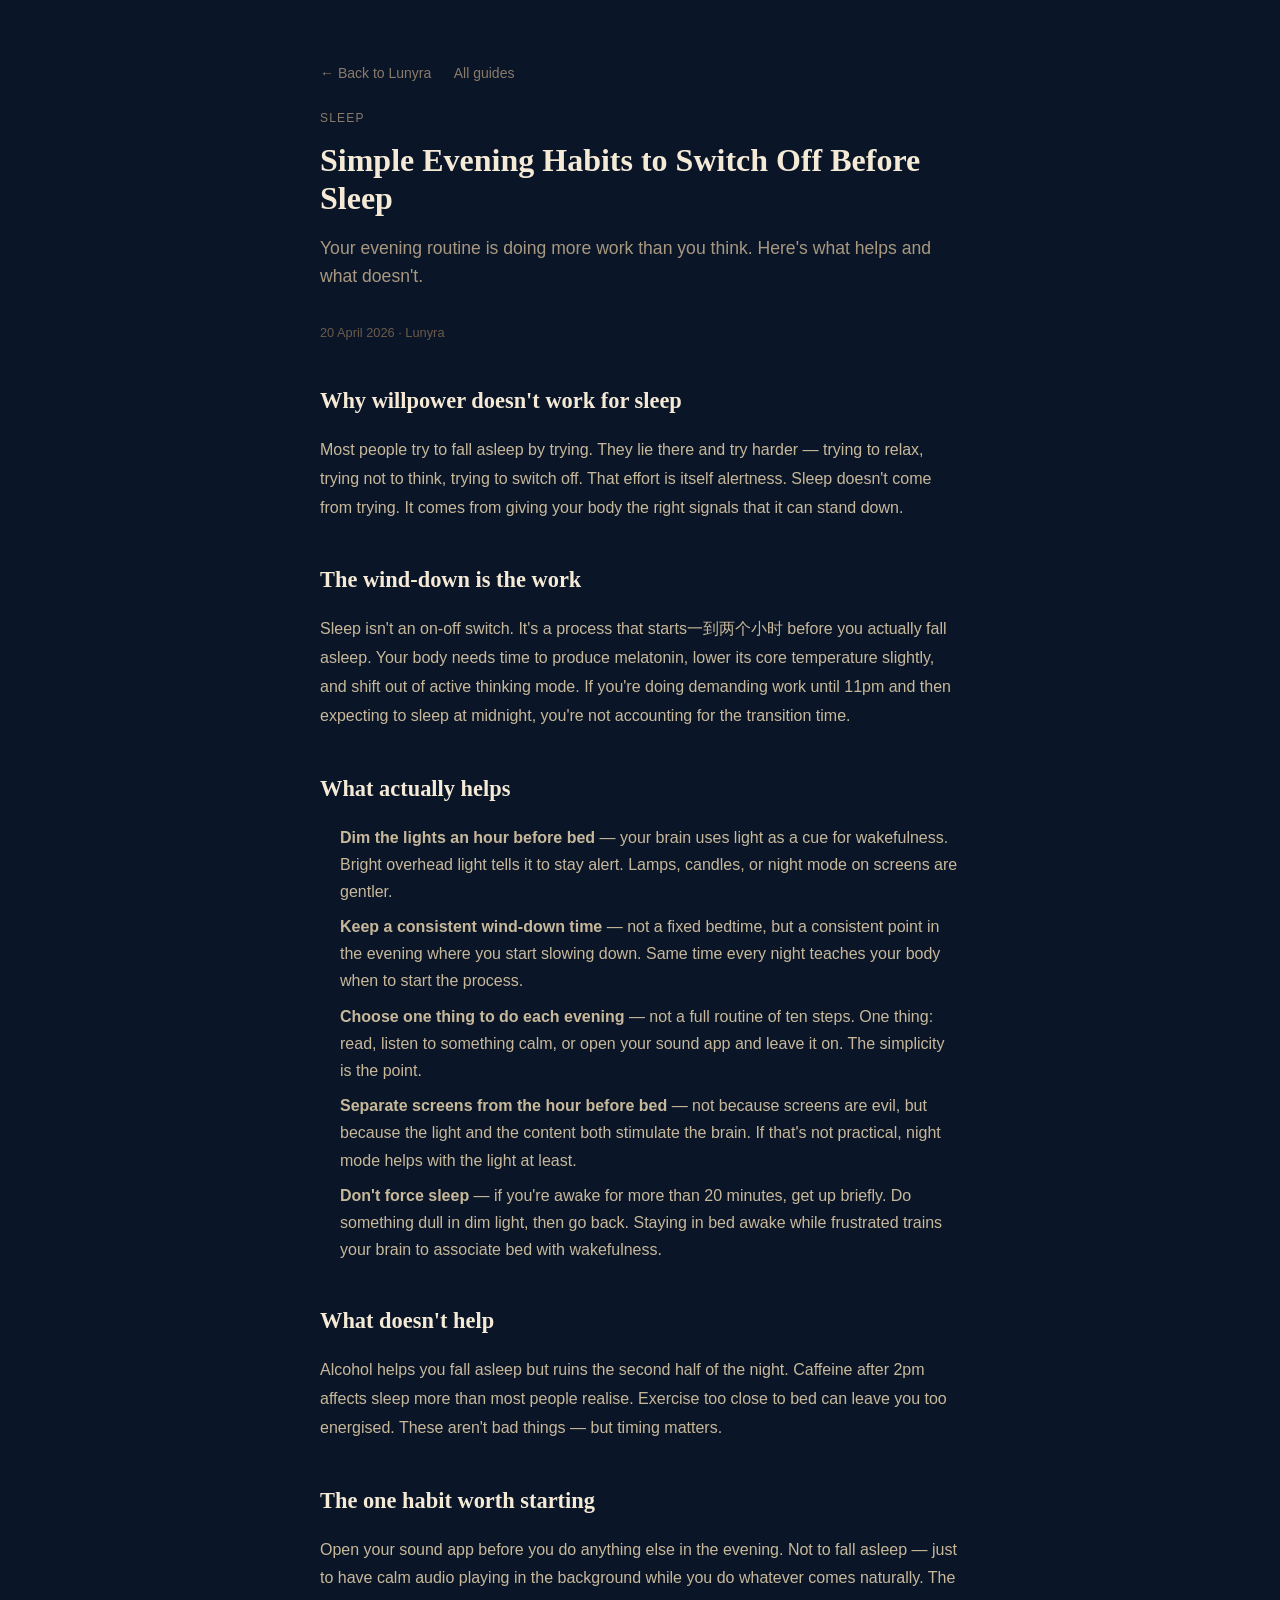
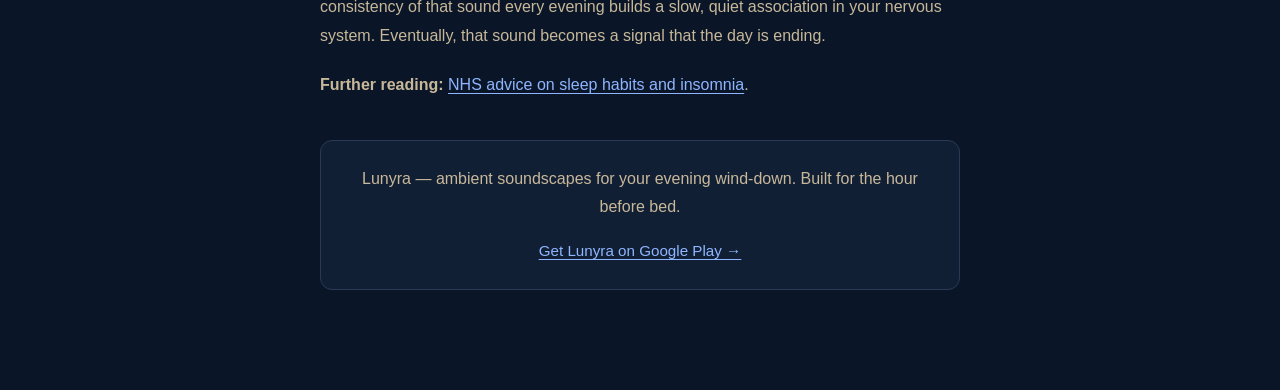
<file: blog/evening-habits-better-sleep.html>
<!DOCTYPE html>
<html lang="en-GB">
<head>
  <meta charset="UTF-8">
  <meta name="viewport" content="width=device-width, initial-scale=1.0">
  <meta name="robots" content="index, follow, max-image-preview:large">
  <title>Simple Evening Habits to Switch Off Before Sleep | Lunyra</title>
  <meta name="description" content="Wind down properly. These simple evening habits help your body recognise that sleep is coming — without requiring willpower or complicated routines.">
  <meta name="keywords" content="evening routine for better sleep, how to wind down before bed, sleep habits, evening routine, switch off before sleep">
  <link rel="canonical" href="https://80ezstudio.github.io/Lunyra/blog/evening-habits-better-sleep.html">
  <meta name="theme-color" content="#0a1628">
  <meta property="og:type" content="article">
  <meta property="og:title" content="Simple Evening Habits to Switch Off Before Sleep">
  <meta property="og:description" content="Wind down properly. These simple evening habits help your body recognise that sleep is coming.">
  <meta property="og:url" content="https://80ezstudio.github.io/Lunyra/blog/evening-habits-better-sleep.html">
  <meta property="og:site_name" content="Lunyra">
  <meta property="og:image" content="https://80ezstudio.github.io/Lunyra/assets/og-image.png">
  <script type="application/ld+json">
  {
    "@context": "https://schema.org",
    "@type": "Article",
    "headline": "Simple Evening Habits to Switch Off Before Sleep",
    "description": "Wind down properly. These simple evening habits help your body recognise that sleep is coming.",
    "author": { "@type": "Organization", "name": "Lunyra" },
    "publisher": { "@type": "Organization", "name": "Lunyra", "url": "https://80ezstudio.github.io/Lunyra/" },
    "datePublished": "2026-04-20",
    "dateModified": "2026-08-14",
    "url": "https://80ezstudio.github.io/Lunyra/blog/evening-habits-better-sleep.html"
  }
  </script>
  <link rel="stylesheet" href="../styles.css">
  <style>
    body { background: #0a1628; color: #e8d5b7; font-family: 'DM Sans', sans-serif; }
    .blog-container { max-width: 680px; margin: 0 auto; padding: 60px 20px; }
    .blog-back { color: #8a7a6a; text-decoration: none; font-size: 0.875rem; display: inline-block; margin-bottom: 24px; }
    .blog-back:hover { color: #e8d5b7; }
    .blog-eyebrow { font-size: 0.75rem; text-transform: uppercase; letter-spacing: 0.1em; color: #8a7a6a; margin-bottom: 12px; }
    .blog-title { font-family: 'Instrument Serif', serif; font-size: 2rem; line-height: 1.2; color: #f5ead6; margin: 0 0 16px; }
    .blog-subtitle { font-size: 1.1rem; color: #a89880; line-height: 1.6; margin: 0 0 32px; }
    .blog-meta { font-size: 0.8rem; color: #6a5a4a; margin-bottom: 40px; }
    .blog-content h2 { font-family: 'Instrument Serif', serif; font-size: 1.4rem; color: #f5ead6; margin: 40px 0 16px; }
    .blog-content p { font-size: 1rem; line-height: 1.8; color: #c8b89a; margin: 0 0 20px; }
    .blog-content ul { margin: 0 0 20px 20px; }
    .blog-content li { font-size: 1rem; line-height: 1.7; color: #c8b89a; margin-bottom: 8px; }
    .blog-cta { background: #111f35; border: 1px solid #2a3a55; border-radius: 12px; padding: 24px; margin: 40px 0; text-align: center; }
    .blog-cta p { margin: 0 0 16px; font-size: 1rem; color: #c8b89a; }
    .blog-cta a { display: inline-block; color: #e8d5b7; text-decoration: none; font-size: 0.95rem; }
    .blog-cta a:hover { color: #f5ead6; }
  </style>
  <script src="../campaign-links.js" defer></script>
</head>
<body>
  <div class="blog-container">
    <a href="/Lunyra/" class="blog-back">← Back to Lunyra</a>
    <a href="./" class="blog-back" style="margin-left:18px">All guides</a>
    <header class="blog-header">
      <p class="blog-eyebrow">Sleep</p>
      <h1 class="blog-title">Simple Evening Habits to Switch Off Before Sleep</h1>
      <p class="blog-subtitle">Your evening routine is doing more work than you think. Here's what helps and what doesn't.</p>
      <p class="blog-meta">20 April 2026 · Lunyra</p>
    </header>
    <article class="blog-content">
      <h2>Why willpower doesn't work for sleep</h2>
      <p>Most people try to fall asleep by trying. They lie there and try harder — trying to relax, trying not to think, trying to switch off. That effort is itself alertness. Sleep doesn't come from trying. It comes from giving your body the right signals that it can stand down.</p>

      <h2>The wind-down is the work</h2>
      <p>Sleep isn't an on-off switch. It's a process that starts一到两个小时 before you actually fall asleep. Your body needs time to produce melatonin, lower its core temperature slightly, and shift out of active thinking mode. If you're doing demanding work until 11pm and then expecting to sleep at midnight, you're not accounting for the transition time.</p>

      <h2>What actually helps</h2>
      <ul>
        <li><strong>Dim the lights an hour before bed</strong> — your brain uses light as a cue for wakefulness. Bright overhead light tells it to stay alert. Lamps, candles, or night mode on screens are gentler.</li>
        <li><strong>Keep a consistent wind-down time</strong> — not a fixed bedtime, but a consistent point in the evening where you start slowing down. Same time every night teaches your body when to start the process.</li>
        <li><strong>Choose one thing to do each evening</strong> — not a full routine of ten steps. One thing: read, listen to something calm, or open your sound app and leave it on. The simplicity is the point.</li>
        <li><strong>Separate screens from the hour before bed</strong> — not because screens are evil, but because the light and the content both stimulate the brain. If that's not practical, night mode helps with the light at least.</li>
        <li><strong>Don't force sleep</strong> — if you're awake for more than 20 minutes, get up briefly. Do something dull in dim light, then go back. Staying in bed awake while frustrated trains your brain to associate bed with wakefulness.</li>
      </ul>

      <h2>What doesn't help</h2>
      <p>Alcohol helps you fall asleep but ruins the second half of the night. Caffeine after 2pm affects sleep more than most people realise. Exercise too close to bed can leave you too energised. These aren't bad things — but timing matters.</p>

      <h2>The one habit worth starting</h2>
      <p>Open your sound app before you do anything else in the evening. Not to fall asleep — just to have calm audio playing in the background while you do whatever comes naturally. The consistency of that sound every evening builds a slow, quiet association in your nervous system. Eventually, that sound becomes a signal that the day is ending.</p>

      <p><strong>Further reading:</strong> <a href="https://www.nhs.uk/conditions/insomnia/" rel="noopener noreferrer">NHS advice on sleep habits and insomnia</a>.</p>

      <div class="blog-cta">
        <p>Lunyra — ambient soundscapes for your evening wind-down. Built for the hour before bed.</p>
        <a href="https://play.google.com/store/apps/details?id=com.eightyezstudio.lunyra&amp;referrer=utm_source%3Dlunyra_journal%26utm_medium%3Dorganic_web%26utm_campaign%3Daugust_growth" target="_blank" rel="noopener noreferrer">Get Lunyra on Google Play →</a>
      </div>
    </article>
  </div>
</body>
</html>
</file>
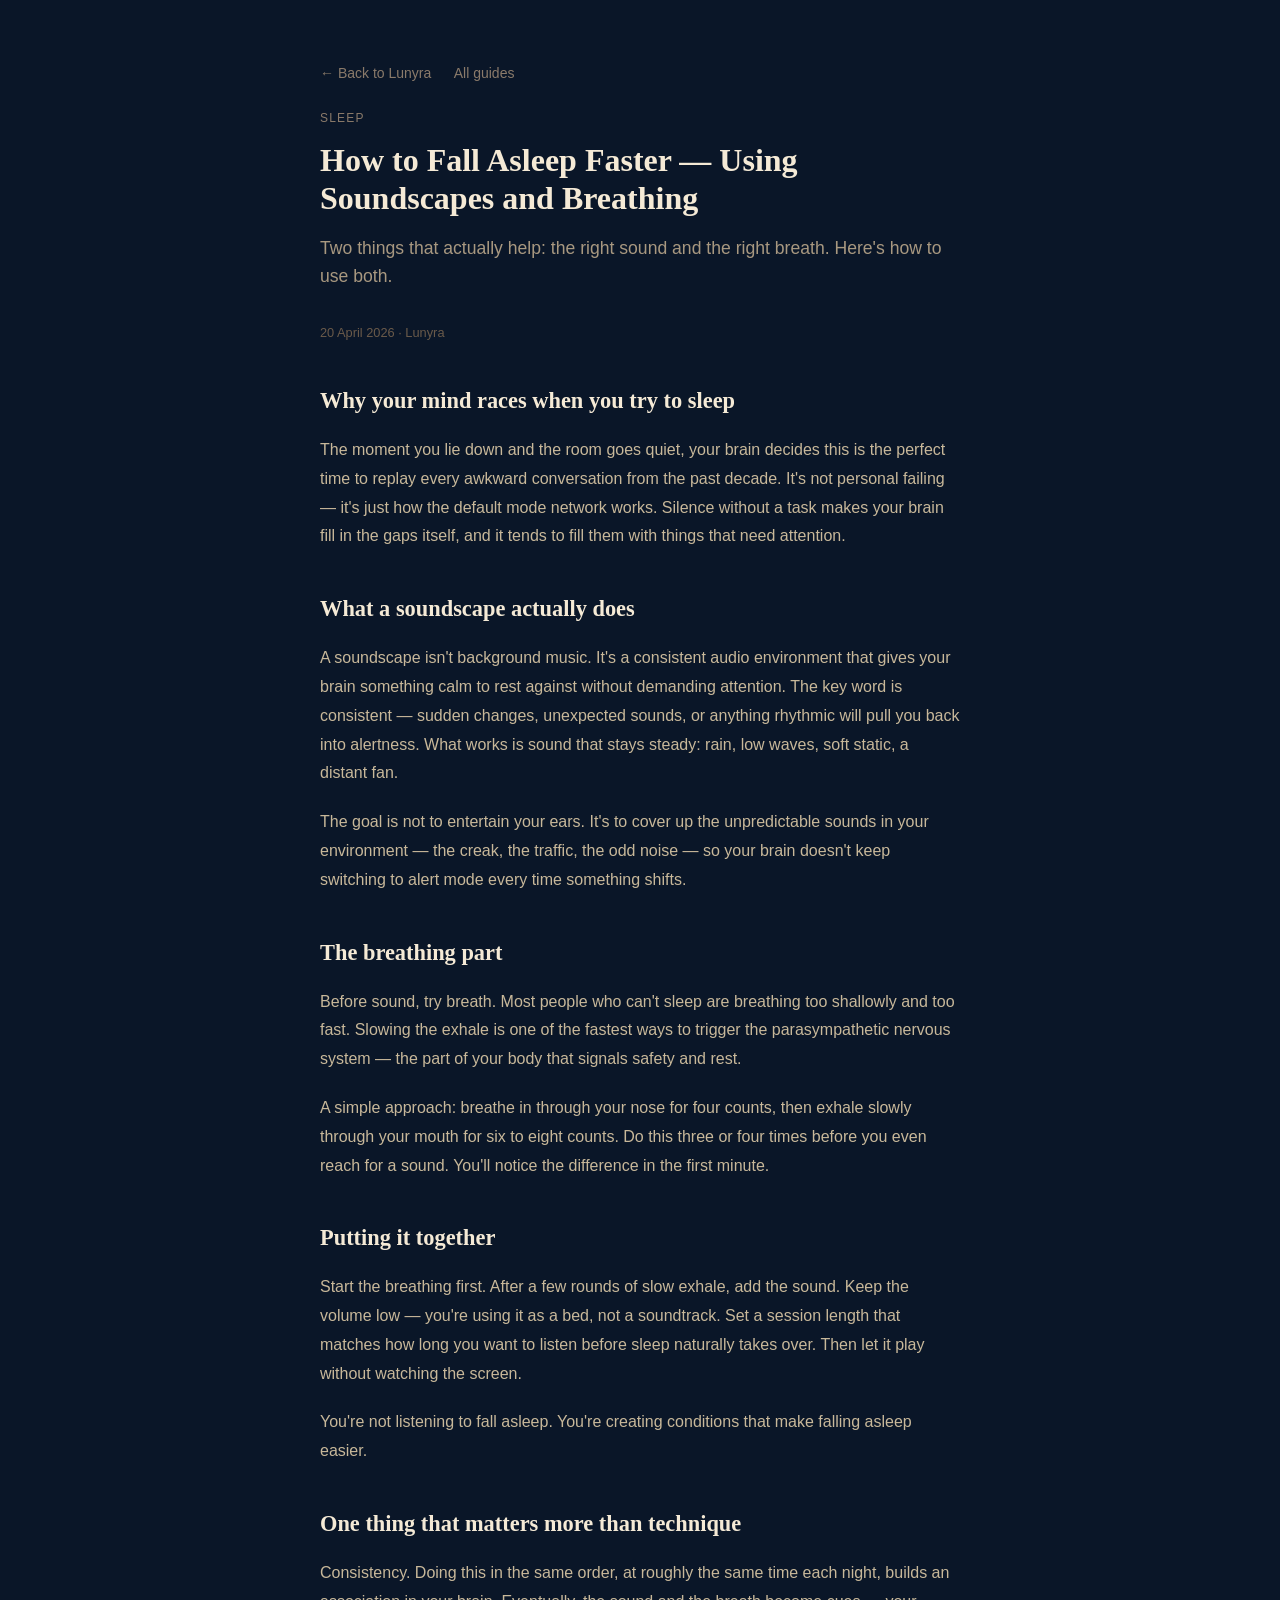
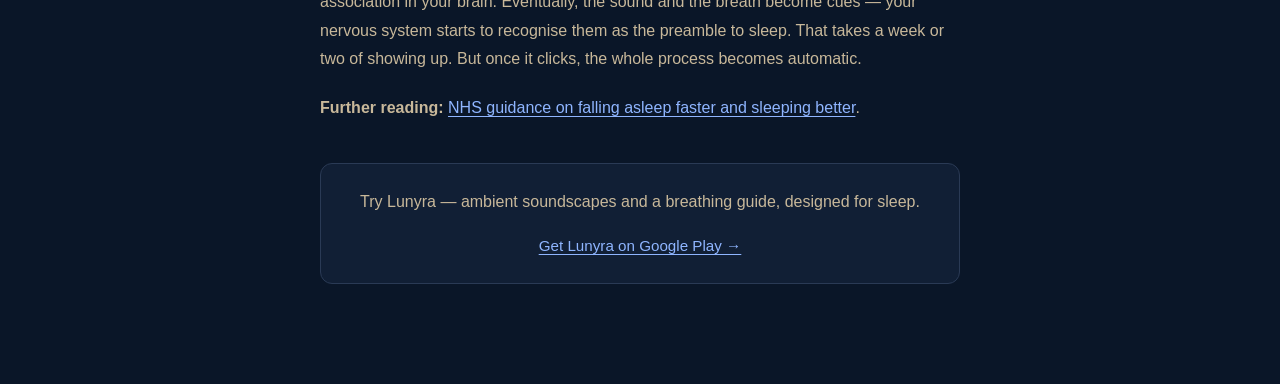
<file: blog/how-to-fall-asleep-faster.html>
<!DOCTYPE html>
<html lang="en-GB">
<head>
  <meta charset="UTF-8">
  <meta name="viewport" content="width=device-width, initial-scale=1.0">
  <meta name="robots" content="index, follow, max-image-preview:large">
  <title>How to Fall Asleep Faster — Using Soundscapes and Breathing | Lunyra</title>
  <meta name="description" content="Struggling to fall asleep? Learn how ambient soundscapes and breathing exercises can help you drift off faster and wake up more rested.">
  <meta name="keywords" content="how to fall asleep faster, sleep sounds, ambient soundscapes, breathing for sleep, fall asleep tips">
  <link rel="canonical" href="https://80ezstudio.github.io/Lunyra/blog/how-to-fall-asleep-faster.html">
  <meta name="theme-color" content="#0a1628">
  <meta property="og:type" content="article">
  <meta property="og:title" content="How to Fall Asleep Faster">
  <meta property="og:description" content="Struggling to fall asleep? Learn how ambient soundscapes and breathing exercises can help you drift off faster.">
  <meta property="og:url" content="https://80ezstudio.github.io/Lunyra/blog/how-to-fall-asleep-faster.html">
  <meta property="og:site_name" content="Lunyra">
  <meta property="og:image" content="https://80ezstudio.github.io/Lunyra/assets/og-image.png">
  <script type="application/ld+json">
  {
    "@context": "https://schema.org",
    "@type": "Article",
    "headline": "How to Fall Asleep Faster — Using Soundscapes and Breathing",
    "description": "Struggling to fall asleep? Learn how ambient soundscapes and breathing exercises can help you drift off faster.",
    "author": { "@type": "Organization", "name": "Lunyra" },
    "publisher": { "@type": "Organization", "name": "Lunyra", "url": "https://80ezstudio.github.io/Lunyra/" },
    "datePublished": "2026-04-20",
    "dateModified": "2026-08-14",
    "url": "https://80ezstudio.github.io/Lunyra/blog/how-to-fall-asleep-faster.html"
  }
  </script>
  <link rel="stylesheet" href="../styles.css">
  <style>
    body { background: #0a1628; color: #e8d5b7; font-family: 'DM Sans', sans-serif; }
    .blog-container { max-width: 680px; margin: 0 auto; padding: 60px 20px; }
    .blog-back { color: #8a7a6a; text-decoration: none; font-size: 0.875rem; display: inline-block; margin-bottom: 24px; }
    .blog-back:hover { color: #e8d5b7; }
    .blog-eyebrow { font-size: 0.75rem; text-transform: uppercase; letter-spacing: 0.1em; color: #8a7a6a; margin-bottom: 12px; }
    .blog-title { font-family: 'Instrument Serif', serif; font-size: 2rem; line-height: 1.2; color: #f5ead6; margin: 0 0 16px; }
    .blog-subtitle { font-size: 1.1rem; color: #a89880; line-height: 1.6; margin: 0 0 32px; }
    .blog-meta { font-size: 0.8rem; color: #6a5a4a; margin-bottom: 40px; }
    .blog-content h2 { font-family: 'Instrument Serif', serif; font-size: 1.4rem; color: #f5ead6; margin: 40px 0 16px; }
    .blog-content p { font-size: 1rem; line-height: 1.8; color: #c8b89a; margin: 0 0 20px; }
    .blog-content ul { margin: 0 0 20px 20px; }
    .blog-content li { font-size: 1rem; line-height: 1.7; color: #c8b89a; margin-bottom: 8px; }
    .blog-cta { background: #111f35; border: 1px solid #2a3a55; border-radius: 12px; padding: 24px; margin: 40px 0; text-align: center; }
    .blog-cta p { margin: 0 0 16px; font-size: 1rem; color: #c8b89a; }
    .blog-cta a { display: inline-block; color: #e8d5b7; text-decoration: none; font-size: 0.95rem; }
    .blog-cta a:hover { color: #f5ead6; }
  </style>
  <script src="../campaign-links.js" defer></script>
</head>
<body>
  <div class="blog-container">
    <a href="/Lunyra/" class="blog-back">← Back to Lunyra</a>
    <a href="./" class="blog-back" style="margin-left:18px">All guides</a>
    <header class="blog-header">
      <p class="blog-eyebrow">Sleep</p>
      <h1 class="blog-title">How to Fall Asleep Faster — Using Soundscapes and Breathing</h1>
      <p class="blog-subtitle">Two things that actually help: the right sound and the right breath. Here's how to use both.</p>
      <p class="blog-meta">20 April 2026 · Lunyra</p>
    </header>
    <article class="blog-content">
      <h2>Why your mind races when you try to sleep</h2>
      <p>The moment you lie down and the room goes quiet, your brain decides this is the perfect time to replay every awkward conversation from the past decade. It's not personal failing — it's just how the default mode network works. Silence without a task makes your brain fill in the gaps itself, and it tends to fill them with things that need attention.</p>

      <h2>What a soundscape actually does</h2>
      <p>A soundscape isn't background music. It's a consistent audio environment that gives your brain something calm to rest against without demanding attention. The key word is consistent — sudden changes, unexpected sounds, or anything rhythmic will pull you back into alertness. What works is sound that stays steady: rain, low waves, soft static, a distant fan.</p>
      <p>The goal is not to entertain your ears. It's to cover up the unpredictable sounds in your environment — the creak, the traffic, the odd noise — so your brain doesn't keep switching to alert mode every time something shifts.</p>

      <h2>The breathing part</h2>
      <p>Before sound, try breath. Most people who can't sleep are breathing too shallowly and too fast. Slowing the exhale is one of the fastest ways to trigger the parasympathetic nervous system — the part of your body that signals safety and rest.</p>
      <p>A simple approach: breathe in through your nose for four counts, then exhale slowly through your mouth for six to eight counts. Do this three or four times before you even reach for a sound. You'll notice the difference in the first minute.</p>

      <h2>Putting it together</h2>
      <p>Start the breathing first. After a few rounds of slow exhale, add the sound. Keep the volume low — you're using it as a bed, not a soundtrack. Set a session length that matches how long you want to listen before sleep naturally takes over. Then let it play without watching the screen.</p>
      <p>You're not listening to fall asleep. You're creating conditions that make falling asleep easier.</p>

      <h2>One thing that matters more than technique</h2>
      <p>Consistency. Doing this in the same order, at roughly the same time each night, builds an association in your brain. Eventually, the sound and the breath become cues — your nervous system starts to recognise them as the preamble to sleep. That takes a week or two of showing up. But once it clicks, the whole process becomes automatic.</p>

      <p><strong>Further reading:</strong> <a href="https://www.nhs.uk/every-mind-matters/mental-wellbeing-tips/how-to-fall-asleep-faster-and-sleep-better/" rel="noopener noreferrer">NHS guidance on falling asleep faster and sleeping better</a>.</p>

      <div class="blog-cta">
        <p>Try Lunyra — ambient soundscapes and a breathing guide, designed for sleep.</p>
        <a href="https://play.google.com/store/apps/details?id=com.eightyezstudio.lunyra&amp;referrer=utm_source%3Dlunyra_journal%26utm_medium%3Dorganic_web%26utm_campaign%3Daugust_growth" target="_blank" rel="noopener noreferrer">Get Lunyra on Google Play →</a>
      </div>
    </article>
  </div>
</body>
</html>
</file>
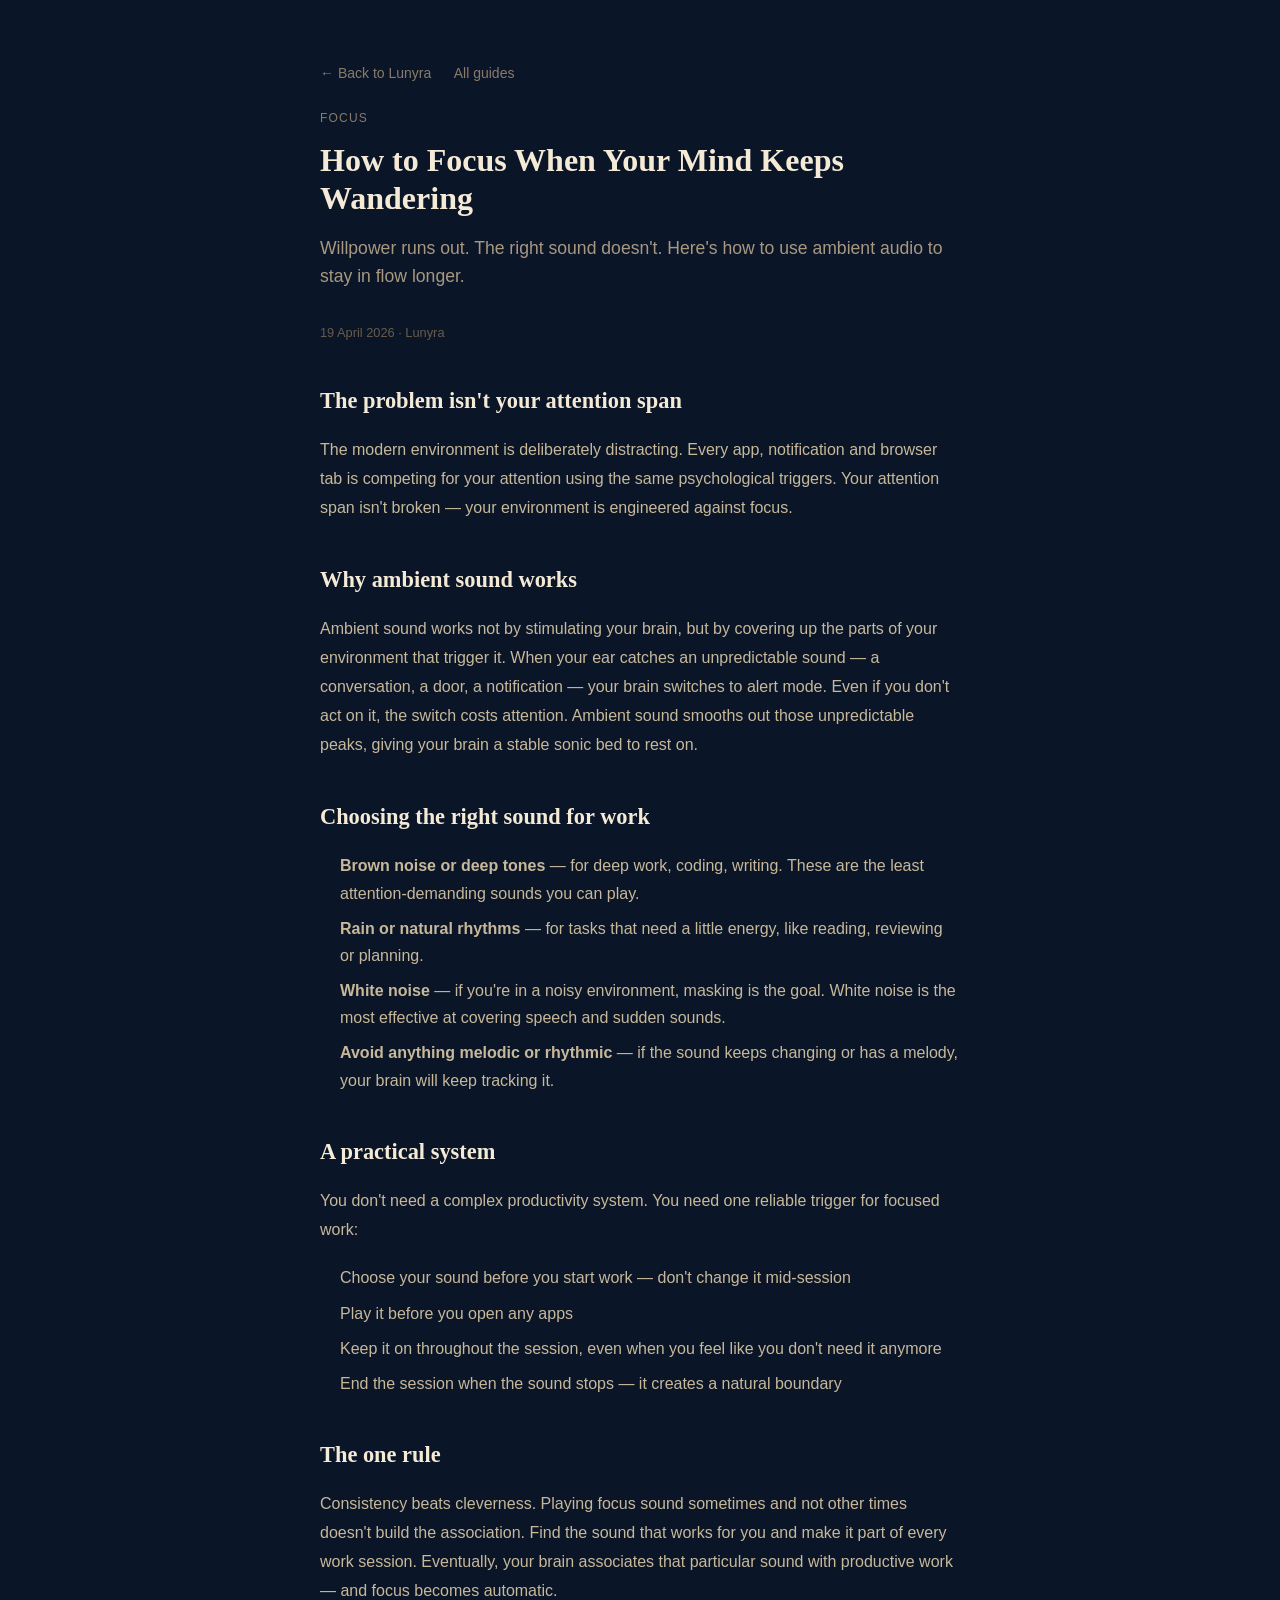
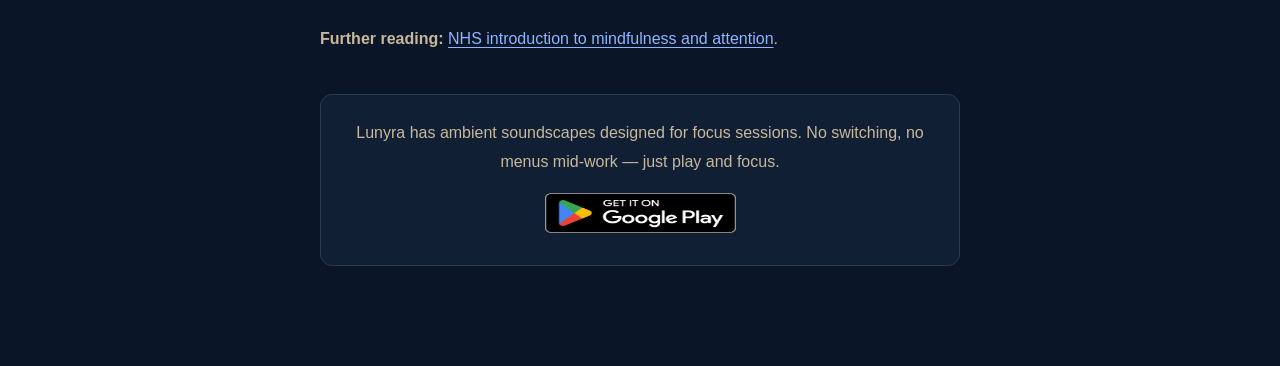
<file: blog/how-to-focus-ambient-sounds.html>
<!DOCTYPE html>
<html lang="en-GB">
<head>
  <meta charset="UTF-8">
  <meta name="viewport" content="width=device-width, initial-scale=1.0">
  <meta name="robots" content="index, follow, max-image-preview:large">
  <title>How to Focus When Your Mind Keeps Wandering — A Simple Approach | Lunyra</title>
  <meta name="description" content="Wandering mind? Try ambient focus sounds to block distractions and stay in flow. A practical guide to building better focus without willpower.">
  <meta name="keywords" content="how to focus, focus app, ambient sounds for focus, how to stop distractions, concentration tips, deep work sounds">
  <link rel="canonical" href="https://80ezstudio.github.io/Lunyra/blog/how-to-focus-ambient-sounds.html">
  <meta name="theme-color" content="#0a1628">
  <meta property="og:type" content="article">
  <meta property="og:title" content="How to Focus When Your Mind Keeps Wandering">
  <meta property="og:description" content="Try ambient focus sounds to block distractions and stay in flow. A practical guide to building better concentration.">
  <meta property="og:url" content="https://80ezstudio.github.io/Lunyra/blog/how-to-focus-ambient-sounds.html">
  <meta property="og:site_name" content="Lunyra">
  <meta property="og:image" content="https://80ezstudio.github.io/Lunyra/assets/og-image.png">
  <script type="application/ld+json">
  {
    "@context": "https://schema.org",
    "@type": "Article",
    "headline": "How to Focus When Your Mind Keeps Wandering",
    "description": "Try ambient focus sounds to block distractions and stay in flow. A practical guide to building better concentration.",
    "author": { "@type": "Organization", "name": "Lunyra" },
    "publisher": { "@type": "Organization", "name": "Lunyra", "url": "https://80ezstudio.github.io/Lunyra/" },
    "datePublished": "2026-04-19",
    "dateModified": "2026-08-14",
    "url": "https://80ezstudio.github.io/Lunyra/blog/how-to-focus-ambient-sounds.html",
    "keywords": "how to focus, ambient sounds for focus, concentration tips"
  }
  </script>
  <link rel="stylesheet" href="../styles.css">
  <style>
    body { background: #0a1628; color: #e8d5b7; font-family: 'DM Sans', sans-serif; }
    .blog-container { max-width: 680px; margin: 0 auto; padding: 60px 20px; }
    .blog-back { color: #8a7a6a; text-decoration: none; font-size: 0.875rem; display: inline-block; margin-bottom: 24px; }
    .blog-back:hover { color: #e8d5b7; }
    .blog-eyebrow { font-size: 0.75rem; text-transform: uppercase; letter-spacing: 0.1em; color: #8a7a6a; margin-bottom: 12px; }
    .blog-title { font-family: 'Instrument Serif', serif; font-size: 2rem; line-height: 1.2; color: #f5ead6; margin: 0 0 16px; }
    .blog-subtitle { font-size: 1.1rem; color: #a89880; line-height: 1.6; margin: 0 0 32px; }
    .blog-meta { font-size: 0.8rem; color: #6a5a4a; }
    .blog-content h2 { font-family: 'Instrument Serif', serif; font-size: 1.4rem; color: #f5ead6; margin: 40px 0 16px; }
    .blog-content p { font-size: 1rem; line-height: 1.8; color: #c8b89a; margin: 0 0 20px; }
    .blog-content ul { margin: 0 0 20px 20px; }
    .blog-content li { font-size: 1rem; line-height: 1.7; color: #c8b89a; margin-bottom: 8px; }
    .blog-cta { background: #111f35; border: 1px solid #2a3a55; border-radius: 12px; padding: 24px; margin: 40px 0; text-align: center; }
    .blog-cta p { margin: 0 0 16px; font-size: 1rem; color: #c8b89a; }
    .blog-cta a { display: inline-block; }
    .blog-cta img { height: 40px; }
  </style>
  <script src="../campaign-links.js" defer></script>
</head>
<body>
  <div class="blog-container">
    <a href="/Lunyra/" class="blog-back">← Back to Lunyra</a>
    <a href="./" class="blog-back" style="margin-left:18px">All guides</a>
    <header class="blog-header">
      <p class="blog-eyebrow">Focus</p>
      <h1 class="blog-title">How to Focus When Your Mind Keeps Wandering</h1>
      <p class="blog-subtitle">Willpower runs out. The right sound doesn't. Here's how to use ambient audio to stay in flow longer.</p>
      <p class="blog-meta">19 April 2026 · Lunyra</p>
    </header>
    <article class="blog-content">
      <h2>The problem isn't your attention span</h2>
      <p>The modern environment is deliberately distracting. Every app, notification and browser tab is competing for your attention using the same psychological triggers. Your attention span isn't broken — your environment is engineered against focus.</p>

      <h2>Why ambient sound works</h2>
      <p>Ambient sound works not by stimulating your brain, but by covering up the parts of your environment that trigger it. When your ear catches an unpredictable sound — a conversation, a door, a notification — your brain switches to alert mode. Even if you don't act on it, the switch costs attention. Ambient sound smooths out those unpredictable peaks, giving your brain a stable sonic bed to rest on.</p>

      <h2>Choosing the right sound for work</h2>
      <ul>
        <li><strong>Brown noise or deep tones</strong> — for deep work, coding, writing. These are the least attention-demanding sounds you can play.</li>
        <li><strong>Rain or natural rhythms</strong> — for tasks that need a little energy, like reading, reviewing or planning.</li>
        <li><strong>White noise</strong> — if you're in a noisy environment, masking is the goal. White noise is the most effective at covering speech and sudden sounds.</li>
        <li><strong>Avoid anything melodic or rhythmic</strong> — if the sound keeps changing or has a melody, your brain will keep tracking it.</li>
      </ul>

      <h2>A practical system</h2>
      <p>You don't need a complex productivity system. You need one reliable trigger for focused work:</p>
      <ul>
        <li>Choose your sound before you start work — don't change it mid-session</li>
        <li>Play it before you open any apps</li>
        <li>Keep it on throughout the session, even when you feel like you don't need it anymore</li>
        <li>End the session when the sound stops — it creates a natural boundary</li>
      </ul>

      <h2>The one rule</h2>
      <p>Consistency beats cleverness. Playing focus sound sometimes and not other times doesn't build the association. Find the sound that works for you and make it part of every work session. Eventually, your brain associates that particular sound with productive work — and focus becomes automatic.</p>

      <p><strong>Further reading:</strong> <a href="https://www.nhs.uk/mental-health/self-help/tips-and-support/mindfulness/" rel="noopener noreferrer">NHS introduction to mindfulness and attention</a>.</p>

      <div class="blog-cta">
        <p>Lunyra has ambient soundscapes designed for focus sessions. No switching, no menus mid-work — just play and focus.</p>
        <a href="https://play.google.com/store/apps/details?id=com.eightyezstudio.lunyra&amp;referrer=utm_source%3Dlunyra_journal%26utm_medium%3Dorganic_web%26utm_campaign%3Daugust_growth" rel="noopener noreferrer" target="_blank">
          <img src="../assets/google-play-badge.png" width="191" height="57" alt="Get Lunyra on Google Play">
        </a>
      </div>
    </article>
  </div>
</body>
</html>
</file>
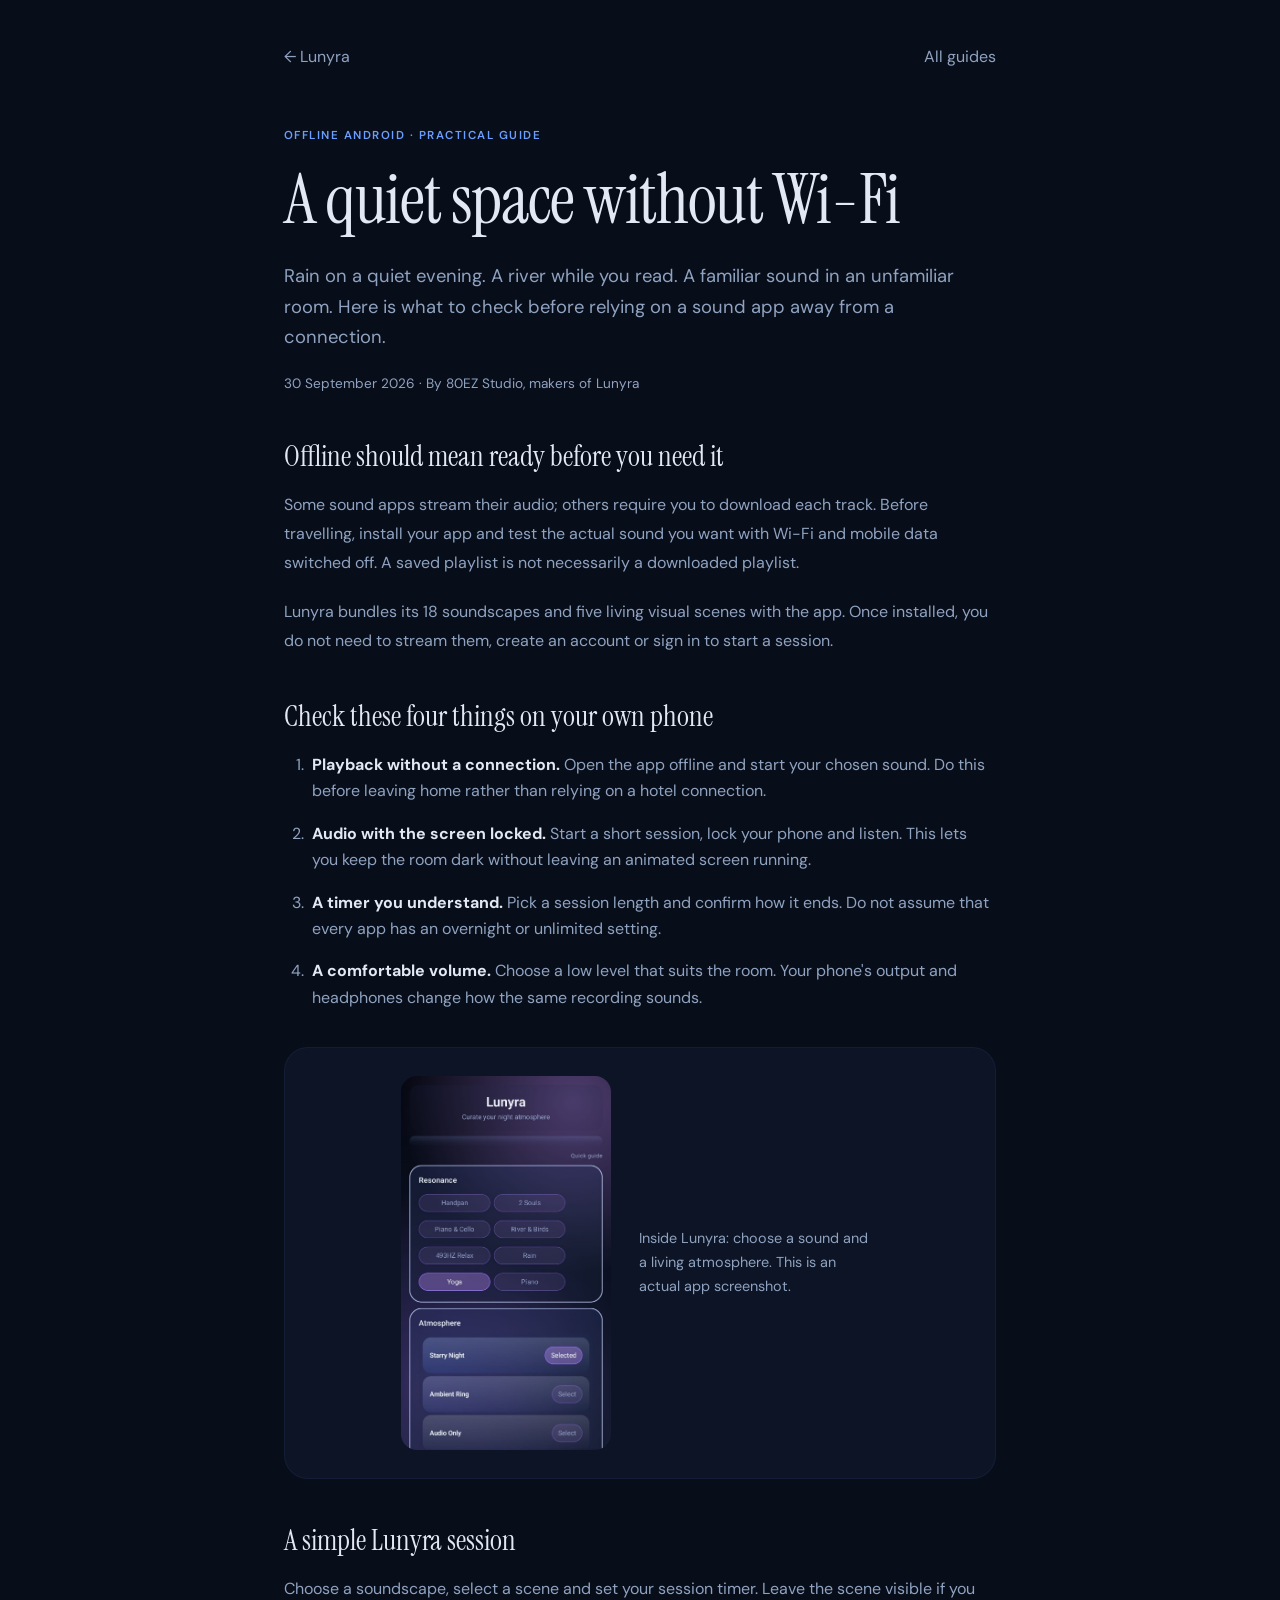
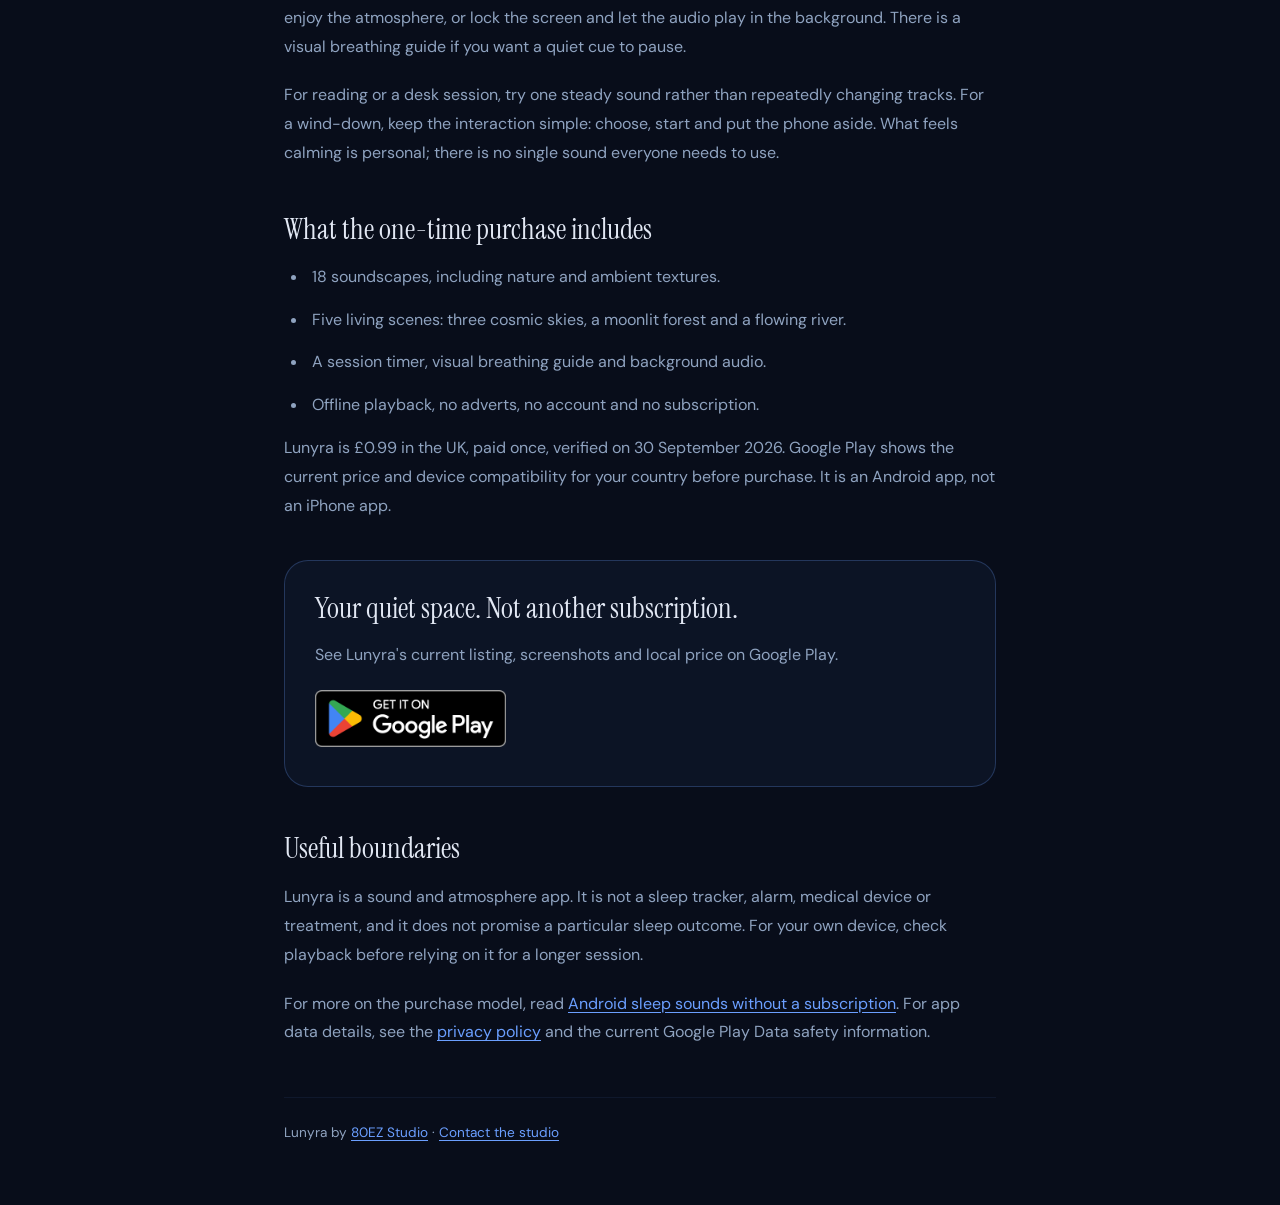
<file: blog/offline-sleep-sounds-android.html>
<!DOCTYPE html>
<html lang="en-GB">
<head>
  <meta charset="UTF-8">
  <meta name="viewport" content="width=device-width, initial-scale=1.0">
  <title>Offline Sleep Sounds on Android: A Practical Checklist | Lunyra</title>
  <meta name="description" content="Want rain or river sounds without Wi-Fi? Check offline playback, screen-off audio and timers before choosing an Android sound app. See how Lunyra works.">
  <meta name="robots" content="index, follow, max-image-preview:large">
  <meta name="theme-color" content="#080d1a">
  <link rel="canonical" href="https://80ezstudio.github.io/Lunyra/blog/offline-sleep-sounds-android.html">
  <meta property="og:type" content="article">
  <meta property="og:title" content="A Quiet Space Without Wi-Fi | Lunyra">
  <meta property="og:description" content="Offline sounds, screen-off listening and a simple timer: a practical Android checklist for home or travel.">
  <meta property="og:url" content="https://80ezstudio.github.io/Lunyra/blog/offline-sleep-sounds-android.html">
  <meta property="og:image" content="https://80ezstudio.github.io/Lunyra/assets/og-image.png">
  <meta property="og:site_name" content="Lunyra">
  <link rel="icon" type="image/png" href="../favicon.png">
  <link rel="preconnect" href="https://fonts.googleapis.com">
  <link rel="preconnect" href="https://fonts.gstatic.com" crossorigin>
  <link href="https://fonts.googleapis.com/css2?family=DM+Sans:wght@400;500;600&amp;family=Instrument+Serif&amp;display=swap" rel="stylesheet">
  <link rel="stylesheet" href="../styles.css">
  <link rel="stylesheet" href="guide.css">
  <script src="../campaign-links.js" defer></script>
  <script type="application/ld+json">
  {
    "@context": "https://schema.org",
    "@type": "Article",
    "headline": "Offline Sleep Sounds on Android: A Practical Checklist",
    "description": "A practical checklist for offline sound sessions, background audio and travel, with a guide to Lunyra for Android.",
    "author": { "@type": "Organization", "name": "80EZ Studio" },
    "publisher": { "@type": "Organization", "name": "80EZ Studio", "url": "https://80ezstudio.com/" },
    "datePublished": "2026-09-30",
    "dateModified": "2026-09-30",
    "mainEntityOfPage": "https://80ezstudio.github.io/Lunyra/blog/offline-sleep-sounds-android.html",
    "image": "https://80ezstudio.github.io/Lunyra/assets/og-image.png"
  }
  </script>
</head>
<body>
  <main class="practical-guide">
    <nav class="guide-nav" aria-label="Guide navigation"><a href="../">← Lunyra</a><a href="./">All guides</a></nav>
    <article>
      <header>
        <p class="section-kicker">Offline Android · Practical guide</p>
        <h1>A quiet space without Wi-Fi</h1>
        <p class="guide-intro">Rain on a quiet evening. A river while you read. A familiar sound in an unfamiliar room. Here is what to check before relying on a sound app away from a connection.</p>
        <p class="guide-byline">30 September 2026 · By 80EZ Studio, makers of Lunyra</p>
      </header>
      <h2>Offline should mean ready before you need it</h2>
      <p>Some sound apps stream their audio; others require you to download each track. Before travelling, install your app and test the actual sound you want with Wi-Fi and mobile data switched off. A saved playlist is not necessarily a downloaded playlist.</p>
      <p>Lunyra bundles its 18 soundscapes and five living visual scenes with the app. Once installed, you do not need to stream them, create an account or sign in to start a session.</p>
      <h2>Check these four things on your own phone</h2>
      <ol>
        <li><strong>Playback without a connection.</strong> Open the app offline and start your chosen sound. Do this before leaving home rather than relying on a hotel connection.</li>
        <li><strong>Audio with the screen locked.</strong> Start a short session, lock your phone and listen. This lets you keep the room dark without leaving an animated screen running.</li>
        <li><strong>A timer you understand.</strong> Pick a session length and confirm how it ends. Do not assume that every app has an overnight or unlimited setting.</li>
        <li><strong>A comfortable volume.</strong> Choose a low level that suits the room. Your phone's output and headphones change how the same recording sounds.</li>
      </ol>
      <figure class="guide-preview">
        <img src="../assets/screenshot-home.png" width="919" height="1634" alt="Actual Lunyra screen with soundscape and living atmosphere choices" loading="lazy">
        <figcaption>Inside Lunyra: choose a sound and a living atmosphere. This is an actual app screenshot.</figcaption>
      </figure>
      <h2>A simple Lunyra session</h2>
      <p>Choose a soundscape, select a scene and set your session timer. Leave the scene visible if you enjoy the atmosphere, or lock the screen and let the audio play in the background. There is a visual breathing guide if you want a quiet cue to pause.</p>
      <p>For reading or a desk session, try one steady sound rather than repeatedly changing tracks. For a wind-down, keep the interaction simple: choose, start and put the phone aside. What feels calming is personal; there is no single sound everyone needs to use.</p>
      <h2>What the one-time purchase includes</h2>
      <ul>
        <li>18 soundscapes, including nature and ambient textures.</li>
        <li>Five living scenes: three cosmic skies, a moonlit forest and a flowing river.</li>
        <li>A session timer, visual breathing guide and background audio.</li>
        <li>Offline playback, no adverts, no account and no subscription.</li>
      </ul>
      <p>Lunyra is £0.99 in the UK, paid once, verified on 30 September 2026. Google Play shows the current price and device compatibility for your country before purchase. It is an Android app, not an iPhone app.</p>
      <aside class="guide-download" aria-labelledby="guide-download-heading">
        <h2 id="guide-download-heading">Your quiet space. Not another subscription.</h2>
        <p>See Lunyra's current listing, screenshots and local price on Google Play.</p>
        <a href="https://play.google.com/store/apps/details?id=com.eightyezstudio.lunyra&amp;referrer=utm_source%3Dlunyra_journal%26utm_medium%3Dorganic_web%26utm_campaign%3Dquiet_space_2026_09%26utm_content%3Doffline_guide" target="_blank" rel="noopener noreferrer" aria-label="Get Lunyra on Google Play"><img src="../assets/google-play-badge.png" width="191" height="57" alt="Get Lunyra on Google Play"></a>
      </aside>
      <h2>Useful boundaries</h2>
      <p>Lunyra is a sound and atmosphere app. It is not a sleep tracker, alarm, medical device or treatment, and it does not promise a particular sleep outcome. For your own device, check playback before relying on it for a longer session.</p>
      <p>For more on the purchase model, read <a href="android-sleep-sounds-without-subscription.html">Android sleep sounds without a subscription</a>. For app data details, see the <a href="../privacy-policy.html">privacy policy</a> and the current Google Play Data safety information.</p>
    </article>
    <footer class="guide-footer">Lunyra by <a href="https://80ezstudio.com/">80EZ Studio</a> · <a href="mailto:80ezstudio@gmail.com">Contact the studio</a></footer>
  </main>
</body>
</html>
</file>
<file: styles.css>
/* ─── TOKENS ──────────────────────────────────────────── */
:root {
  --bg:        #080d1a;
  --bg-2:      #0c1425;
  --bg-3:      #111827;
  --surface:   #0f1c30;
  --surface-2: #162040;
  --border:    rgba(99, 155, 255, 0.08);
  --accent:    #6b9fff;
  --accent-dim: rgba(107, 159, 255, 0.15);
  --text-1:    #e2e8f4;
  --text-2:    #8fa3c0;
  --text-3:    #5a7091;
  --glow:      rgba(107, 159, 255, 0.12);
  --glow-2:    rgba(107, 159, 255, 0.22);

  --radius-sm: 8px;
  --radius:    14px;
  --radius-lg: 24px;

  --font-body: 'DM Sans', system-ui, sans-serif;
  --font-display: 'Instrument Serif', Georgia, serif;

  --max-w: 780px;
  --section-py: 80px;
}

/* ─── RESET ─────────────────────────────────────────── */
*, *::before, *::after { box-sizing: border-box; margin: 0; padding: 0; }

html {
  scroll-behavior: smooth;
  -webkit-text-size-adjust: 100%;
}

body {
  font-family: var(--font-body);
  background: var(--bg);
  color: var(--text-1);
  line-height: 1.65;
  font-size: 16px;
  overflow-x: hidden;
}

img, video { display: block; max-width: 100%; }
a { color: inherit; text-decoration: none; }
button { font-family: inherit; cursor: pointer; border: none; background: none; }
ul, ol { list-style: none; }

a:focus-visible, button:focus-visible {
  outline: 3px solid rgba(107, 159, 255, .58);
  outline-offset: 4px;
}

::selection { background: var(--accent-dim); color: var(--text-1); }

::-webkit-scrollbar { width: 6px; }
::-webkit-scrollbar-track { background: var(--bg); }
::-webkit-scrollbar-thumb { background: var(--surface-2); border-radius: 3px; }
::-webkit-scrollbar-thumb:hover { background: var(--accent-dim); }

/* ─── LAYOUT ─────────────────────────────────────────── */
.container {
  max-width: var(--max-w);
  margin: 0 auto;
  padding: 0 24px;
}

.container--wide { max-width: 1080px; }

.section {
  padding: var(--section-py) 0;
}

.section-title {
  font-family: var(--font-display);
  font-size: clamp(1.4rem, 3vw, 1.85rem);
  font-weight: 400;
  color: var(--text-1);
  line-height: 1.2;
  margin-bottom: 20px;
  letter-spacing: -0.025em;
}

.section-sub {
  color: var(--text-2);
  font-size: 1.05rem;
  max-width: 540px;
  margin-bottom: 52px;
}

.sr-only {
  position: absolute; width: 1px; height: 1px;
  padding: 0; margin: -1px; overflow: hidden;
  clip: rect(0,0,0,0); white-space: nowrap; border: 0;
}

/* ─── NAV ────────────────────────────────────────────── */
.nav {
  position: fixed;
  top: 0; left: 0; right: 0;
  z-index: 100;
  background: rgba(8, 13, 26, 0.82);
  backdrop-filter: blur(16px);
  -webkit-backdrop-filter: blur(16px);
  border-bottom: 1px solid var(--border);
}

.nav-inner {
  max-width: 900px;
  margin: 0 auto;
  padding: 0 24px;
  height: 64px;
  display: flex;
  align-items: center;
  gap: 32px;
}

.nav-logo { display: flex; align-items: center; gap: 8px; }

.nav-logo-text {
  font-family: var(--font-display);
  font-size: 1.25rem;
  font-weight: 400;
  letter-spacing: 0.04em;
  color: var(--text-1);
}

.nav-links {
  display: flex;
  align-items: center;
  gap: 28px;
  margin-left: auto;
}

.nav-link {
  font-size: 0.875rem;
  color: var(--text-2);
  transition: color 0.2s;
}
.nav-link:hover { color: var(--text-1); }

.nav-cta {
  font-size: 0.875rem;
  font-weight: 500;
  color: var(--accent);
  border: 1px solid var(--accent-dim);
  border-radius: 40px;
  padding: 7px 18px;
  transition: background 0.2s, border-color 0.2s;
}
.nav-cta:hover { background: var(--accent-dim); border-color: var(--accent); }

.nav-mobile-toggle {
  display: none;
  flex-direction: column;
  gap: 5px;
  margin-left: auto;
  padding: 8px;
}
.nav-mobile-toggle span {
  display: block;
  width: 22px;
  height: 2px;
  background: var(--text-2);
  border-radius: 1px;
  transition: transform 0.25s, opacity 0.25s;
}

.nav-mobile-menu {
  background: var(--bg-2);
  border-top: 1px solid var(--border);
  padding: 16px 24px 24px;
  display: flex;
  flex-direction: column;
  gap: 4px;
}
.nav-mobile-menu[hidden] { display: none; }

.nav-mobile-link {
  display: block;
  padding: 10px 0;
  color: var(--text-2);
  font-size: 1rem;
  border-bottom: 1px solid var(--border);
}
.nav-mobile-link:last-of-type { border-bottom: none; }

.nav-mobile-cta {
  display: block;
  margin-top: 12px;
  padding: 12px 20px;
  background: var(--accent);
  color: #080d1a;
  font-weight: 600;
  border-radius: var(--radius);
  text-align: center;
  font-size: 0.95rem;
}

/* ─── HERO ───────────────────────────────────────────── */
.hero {
  position: relative;
  min-height: min(900px, 100svh);
  display: flex;
  align-items: center;
  justify-content: center;
  padding: 120px 24px 80px;
  overflow: hidden;
}

.hero-glow {
  position: absolute;
  top: 5%;
  right: -8%;
  width: 720px;
  height: 720px;
  background: radial-gradient(circle at center, rgba(117, 88, 255, 0.17) 0%, rgba(55, 126, 255, 0.08) 42%, transparent 70%);
  pointer-events: none;
}

.hero-stars {
  position: absolute;
  inset: 0;
  opacity: 0.72;
  pointer-events: none;
  background-image:
    radial-gradient(circle at 12% 18%, rgba(255,255,255,.82) 0 1px, transparent 1.5px),
    radial-gradient(circle at 68% 13%, rgba(139,203,255,.72) 0 1px, transparent 1.6px),
    radial-gradient(circle at 81% 29%, rgba(255,255,255,.64) 0 1.2px, transparent 1.8px),
    radial-gradient(circle at 31% 67%, rgba(169,148,255,.52) 0 1px, transparent 1.6px),
    radial-gradient(circle at 91% 78%, rgba(255,255,255,.55) 0 1px, transparent 1.5px);
  background-size: 280px 280px, 360px 360px, 430px 430px, 520px 520px, 610px 610px;
  animation: star-drift 32s ease-in-out infinite alternate;
}

.hero-inner {
  position: relative;
  z-index: 1;
  width: min(1120px, 100%);
  display: grid;
  grid-template-columns: minmax(0, 1.05fr) minmax(360px, .95fr);
  gap: 64px;
  align-items: center;
}

.hero-content {
  position: relative;
  z-index: 1;
  max-width: 620px;
}

.hero-eyebrow {
  font-size: 0.8rem;
  font-weight: 500;
  letter-spacing: 0.12em;
  text-transform: uppercase;
  color: var(--accent);
  margin-bottom: 16px;
}

.hero-title {
  font-family: var(--font-display);
  font-size: clamp(4rem, 8vw, 6.4rem);
  font-weight: 400;
  letter-spacing: 0.06em;
  color: var(--text-1);
  line-height: .92;
  margin-bottom: 18px;
  text-shadow: 0 0 42px rgba(113, 151, 255, .16);
}

.hero-lead {
  max-width: 570px;
  font-family: var(--font-display);
  font-size: clamp(1.65rem, 3vw, 2.35rem);
  line-height: 1.12;
  color: var(--text-1);
  margin-bottom: 18px;
  letter-spacing: -.02em;
}

.hero-subtitle {
  font-size: 1rem;
  color: var(--text-2);
  max-width: 540px;
  margin: 0 0 18px;
  line-height: 1.75;
}

.launch-sale {
  display: inline-flex;
  align-items: center;
  gap: 10px;
  margin: 0 0 18px;
  padding: 8px 12px 8px 8px;
  border: 1px solid rgba(132, 185, 255, .32);
  border-radius: 999px;
  background: rgba(31, 53, 94, .62);
  color: var(--text-2);
  font-size: .82rem;
  box-shadow: 0 8px 30px rgba(3, 10, 28, .26);
}

.launch-sale[hidden] { display: none; }

.launch-sale-label {
  padding: 5px 9px;
  border-radius: 999px;
  background: linear-gradient(135deg, #a9d4ff, #c7b7ff);
  color: #071120;
  font-weight: 700;
  letter-spacing: .02em;
}

.sale-notice {
  max-width: 540px;
  margin: 0 0 22px;
  padding: 16px 18px;
  border: 1px solid rgba(132, 185, 255, .4);
  border-radius: 14px;
  background: rgba(31, 53, 94, .62);
  color: var(--text-2);
  font-size: 1rem;
  line-height: 1.6;
}
.sale-notice strong { display: block; color: var(--text-1); margin-bottom: 4px; }
.sale-notice[hidden] { display: none; }

.hero-actions {
  display: flex;
  align-items: center;
  justify-content: flex-start;
  gap: 16px;
  flex-wrap: wrap;
}

.play-badge-link {
  display: inline-flex;
  align-items: center;
  border-radius: 10px;
  transition: transform .2s ease, filter .2s ease;
}
.play-badge-link:hover { transform: translateY(-2px); filter: brightness(1.08); }
.play-badge-link:focus-visible { outline: 3px solid rgba(107,159,255,.55); outline-offset: 4px; }
.play-badge-link img { width: 191px; height: auto; }
.play-badge-link--large img { width: 215px; }

.hero-trust {
  margin-top: 24px;
  display: flex;
  align-items: center;
  justify-content: flex-start;
  gap: 8px;
  font-size: 0.825rem;
  color: var(--text-3);
  flex-wrap: wrap;
}

.hero-rating {
  display: flex;
  align-items: center;
  gap: 4px;
  font-weight: 500;
  color: var(--text-2);
}

.hero-divider { color: var(--text-3); opacity: 0.5; }

.hero-visual {
  position: relative;
  min-height: 620px;
}

.phone-glow {
  position: absolute;
  inset: 12% 0 0;
  background: radial-gradient(circle, rgba(111,84,255,.24), rgba(55,126,255,.08) 44%, transparent 70%);
  filter: blur(10px);
}

.phone {
  position: absolute;
  width: 285px;
  aspect-ratio: 9 / 16;
  border-radius: 38px;
  padding: 8px;
  overflow: hidden;
  background: linear-gradient(145deg, rgba(224,234,255,.62), rgba(93,117,184,.12));
  border: 1px solid rgba(198,216,255,.28);
  box-shadow: 0 30px 90px rgba(0,0,0,.48), 0 0 46px rgba(83,107,225,.17);
}
.phone img { width: 100%; height: 100%; object-fit: cover; border-radius: 30px; }
.phone--back { top: 18px; right: 0; transform: rotate(7deg); opacity: .7; }
.phone--front { left: 12px; bottom: 16px; transform: rotate(-3deg); }

.visual-chip {
  position: absolute;
  z-index: 3;
  min-width: 122px;
  padding: 11px 15px;
  display: flex;
  align-items: baseline;
  gap: 7px;
  background: rgba(12,20,37,.86);
  border: 1px solid rgba(135,161,255,.22);
  box-shadow: 0 16px 40px rgba(0,0,0,.35);
  backdrop-filter: blur(16px);
  border-radius: 14px;
}
.visual-chip strong { color: #dce7ff; font-size: 1.15rem; }
.visual-chip span { color: var(--text-2); font-size: .74rem; }
.visual-chip--sounds { left: -18px; top: 122px; }
.visual-chip--worlds { right: -18px; bottom: 96px; }

@keyframes star-drift {
  from { transform: translate3d(0, 0, 0); }
  to { transform: translate3d(-12px, 9px, 0); }
}

.proof-strip {
  position: relative;
  z-index: 2;
  border-top: 1px solid var(--border);
  border-bottom: 1px solid var(--border);
  background: rgba(12,20,37,.72);
}
.proof-strip-inner {
  max-width: 1080px;
  margin: 0 auto;
  padding: 22px 24px;
  display: grid;
  grid-template-columns: repeat(3, 1fr);
  gap: 26px;
}
.proof-strip-inner div { display: grid; gap: 2px; }
.proof-strip strong { color: var(--text-1); font-size: .84rem; font-weight: 600; }
.proof-strip span { color: var(--text-3); font-size: .76rem; }

/* ─── BUTTONS ────────────────────────────────────────── */
.btn-primary {
  display: inline-flex;
  align-items: center;
  gap: 10px;
  background: var(--accent);
  color: #080d1a;
  font-weight: 600;
  font-size: 0.95rem;
  padding: 13px 26px;
  border-radius: 40px;
  transition: background 0.2s, transform 0.15s, box-shadow 0.2s;
  box-shadow: 0 0 0 0 rgba(107, 159, 255, 0);
}
.btn-primary:hover {
  background: #8fb5ff;
  transform: translateY(-1px);
  box-shadow: 0 4px 20px rgba(107, 159, 255, 0.28);
}
.btn-primary:active { transform: translateY(0); }
.btn-primary--large { font-size: 1.05rem; padding: 16px 36px; }

.btn-ghost {
  display: inline-flex;
  align-items: center;
  gap: 8px;
  color: var(--text-2);
  font-size: 0.95rem;
  font-weight: 500;
  padding: 13px 20px;
  border-radius: 40px;
  border: 1px solid var(--border);
  transition: border-color 0.2s, color 0.2s, background 0.2s;
}
.btn-ghost:hover { border-color: rgba(99, 155, 255, 0.3); color: var(--text-1); background: rgba(99, 155, 255, 0.05); }

/* ─── BENEFITS ───────────────────────────────────────── */
.benefits { background: var(--bg-2); }

.benefits-grid {
  display: grid;
  grid-template-columns: repeat(auto-fit, minmax(240px, 1fr));
  gap: 20px;
}

.benefit-card {
  background: var(--surface);
  border: 1px solid var(--border);
  border-radius: var(--radius-lg);
  padding: 32px 28px;
  transition: border-color 0.25s, transform 0.25s;
}
.benefit-card:hover {
  border-color: rgba(107, 159, 255, 0.2);
  transform: translateY(-2px);
}

.benefit-icon {
  width: 52px;
  height: 52px;
  display: flex;
  align-items: center;
  justify-content: center;
  background: var(--accent-dim);
  border-radius: 14px;
  color: var(--accent);
  margin-bottom: 20px;
}

.benefit-card h3 {
  font-size: 1rem;
  font-weight: 600;
  color: var(--text-1);
  margin-bottom: 10px;
  letter-spacing: -0.01em;
}

.benefit-card p {
  font-size: 0.9rem;
  color: var(--text-2);
  line-height: 1.65;
}

/* ─── FEATURES ───────────────────────────────────────── */
.features { background: var(--bg); }

.features-list {
  display: flex;
  flex-direction: column;
  gap: 64px;
}

.feature-row {
  display: grid;
  grid-template-columns: 1fr 1fr;
  gap: 56px;
  align-items: center;
}
.feature-row--reverse { direction: rtl; }
.feature-row--reverse > * { direction: ltr; }

.feature-text h3 {
  font-size: 1.2rem;
  font-weight: 600;
  color: var(--text-1);
  margin-bottom: 14px;
  letter-spacing: -0.01em;
}
.feature-text p {
  color: var(--text-2);
  font-size: 0.95rem;
  line-height: 1.7;
}

.feature-visual {
  border-radius: var(--radius-lg);
  overflow: hidden;
}

.screenshot-placeholder {
  background: var(--surface);
  border: 1px dashed rgba(99, 155, 255, 0.2);
  border-radius: var(--radius-lg);
  display: flex;
  flex-direction: column;
  align-items: center;
  justify-content: center;
  gap: 8px;
  color: var(--text-3);
  font-size: 0.8rem;
  min-height: 220px;
  aspect-ratio: 9/16;
  overflow: hidden;
}
.screenshot-placeholder--tall {
  aspect-ratio: 9/16;
  min-height: 320px;
  max-height: 480px;
}
.screenshot-placeholder small { font-size: 0.72rem; letter-spacing: 0.05em; opacity: 0.6; }

/* Feature section screenshots: portrait 9:16 images in portrait containers */
.feature-visual .screenshot-placeholder img,
.screenshot-item .screenshot-placeholder img {
  width: 100%;
  height: 100%;
  object-fit: cover;
  object-position: center top;
  border-radius: inherit;
}

/* ─── SCREENSHOTS ────────────────────────────────────── */
.screenshots { background: var(--bg-2); }

.screenshots-row {
  display: grid;
  grid-template-columns: repeat(3, 1fr);
  gap: 20px;
}

.screenshot-item { border-radius: var(--radius-lg); overflow: hidden; }
.screenshot-item .screenshot-placeholder { min-height: 400px; border-radius: var(--radius-lg); }

.blog-content a:not(.play-badge-link) { color: #8fb5ff; text-decoration: underline; text-underline-offset: 3px; }
.blog-content a:not(.play-badge-link):hover { color: #b6ccff; }

/* ─── GUIDES ────────────────────────────────────────── */
.guides { background: var(--bg); }
.section-heading-row {
  display: flex;
  align-items: end;
  justify-content: space-between;
  gap: 28px;
  margin-bottom: 34px;
}
.section-heading-row .section-title { margin-bottom: 0; max-width: 620px; }
.section-kicker {
  margin-bottom: 9px;
  color: var(--accent);
  font-size: .72rem;
  font-weight: 600;
  letter-spacing: .13em;
  text-transform: uppercase;
}
.text-link {
  flex: 0 0 auto;
  color: var(--accent);
  font-size: .88rem;
  font-weight: 500;
}
.text-link:hover { color: #9cbbff; }
.guides-grid {
  display: grid;
  grid-template-columns: repeat(3, 1fr);
  gap: 16px;
}
.guide-card {
  min-height: 220px;
  padding: 25px;
  display: flex;
  flex-direction: column;
  border-radius: var(--radius-lg);
  border: 1px solid var(--border);
  background: linear-gradient(145deg, rgba(20,32,62,.82), rgba(11,20,38,.92));
  transition: transform .22s ease, border-color .22s ease, box-shadow .22s ease;
}
.guide-card:hover {
  transform: translateY(-3px);
  border-color: rgba(107,159,255,.26);
  box-shadow: 0 18px 50px rgba(0,0,0,.24);
}
.guide-topic {
  color: var(--accent);
  font-size: .68rem;
  font-weight: 600;
  text-transform: uppercase;
  letter-spacing: .12em;
  margin-bottom: 15px;
}
.guide-card h3 {
  color: var(--text-1);
  font-family: var(--font-display);
  font-size: 1.3rem;
  font-weight: 400;
  line-height: 1.2;
  margin-bottom: 12px;
}
.guide-card p { color: var(--text-2); font-size: .83rem; line-height: 1.65; }
.guide-arrow { color: var(--text-3); font-size: .77rem; margin-top: auto; padding-top: 22px; }
.guide-card:hover .guide-arrow { color: var(--accent); }

/* ─── TRUST ─────────────────────────────────────────── */
.trust { background: var(--bg); }

.trust-grid {
  display: grid;
  grid-template-columns: repeat(auto-fit, minmax(260px, 1fr));
  gap: 24px;
}

.trust-item {
  display: flex;
  gap: 18px;
  align-items: flex-start;
  padding: 24px;
  background: var(--surface);
  border: 1px solid var(--border);
  border-radius: var(--radius);
  transition: border-color 0.2s;
}
.trust-item:hover { border-color: rgba(107, 159, 255, 0.15); }

.trust-icon {
  flex-shrink: 0;
  width: 44px;
  height: 44px;
  display: flex;
  align-items: center;
  justify-content: center;
  background: var(--accent-dim);
  border-radius: 10px;
  color: var(--accent);
}

.trust-item h3 {
  font-size: 0.9rem;
  font-weight: 600;
  color: var(--text-1);
  margin-bottom: 6px;
}
.trust-item p { font-size: 0.85rem; color: var(--text-2); line-height: 1.6; }

/* ─── CTA ────────────────────────────────────────────── */
.cta-section { background: var(--bg-2); }

.cta-inner {
  position: relative;
  text-align: center;
  padding: 72px 24px;
  border: 1px solid rgba(107, 159, 255, 0.12);
  border-radius: 28px;
  overflow: hidden;
}

.cta-glow {
  position: absolute;
  top: 50%;
  left: 50%;
  transform: translate(-50%, -50%);
  width: 500px;
  height: 300px;
  background: radial-gradient(ellipse at center, rgba(107, 159, 255, 0.1) 0%, transparent 70%);
  pointer-events: none;
}

.cta-inner > * { position: relative; z-index: 1; }
.cta-inner .play-badge-link { margin: 0 auto; }

.cta-title {
  font-family: var(--font-display);
  font-size: clamp(1.8rem, 4vw, 2.6rem);
  font-weight: 400;
  color: var(--text-1);
  margin-bottom: 12px;
  letter-spacing: -0.02em;
}

.cta-sub {
  color: var(--text-2);
  font-size: 1rem;
  margin-bottom: 36px;
}

/* ─── FAQ ────────────────────────────────────────────── */
.faq {
  background: var(--bg);
}

.faq-list {
  display: flex;
  flex-direction: column;
  gap: 0;
  border: 1px solid var(--border);
  border-radius: var(--radius);
  overflow: hidden;
  max-width: 680px;
}

.faq-item {
  border-bottom: 1px solid var(--border);
}
.faq-item:last-child { border-bottom: none; }

.faq-question {
  width: 100%;
  display: flex;
  align-items: center;
  justify-content: space-between;
  gap: 12px;
  padding: 14px 20px;
  font-size: 0.875rem;
  font-weight: 500;
  color: var(--text-2);
  text-align: left;
  background: var(--surface);
  transition: background 0.15s, color 0.15s;
  cursor: pointer;
  letter-spacing: 0;
}
.faq-question:hover { background: var(--surface-2); color: var(--text-1); }
.faq-question[aria-expanded="true"] { background: var(--surface-2); color: var(--text-1); }

.faq-chevron {
  flex-shrink: 0;
  width: 16px;
  height: 16px;
  color: var(--text-3);
  transition: transform 0.25s ease;
}
.faq-question[aria-expanded="true"] .faq-chevron { transform: rotate(180deg); }

.faq-answer {
  padding: 0 20px 16px;
  background: var(--surface);
}
.faq-answer[hidden] { display: none; }
.faq-answer p {
  font-size: 0.8rem;
  color: var(--text-3);
  line-height: 1.6;
}
.faq-answer a {
  color: var(--accent);
  text-decoration: underline;
}
.faq-answer a:hover { color: #8fb5ff; }

/* ─── FOOTER ─────────────────────────────────────────── */
.footer {
  background: var(--bg-2);
  border-top: 1px solid var(--border);
  padding: 48px 0 32px;
}

.footer-inner {
  max-width: var(--max-w);
  margin: 0 auto;
  padding: 0 24px;
  display: flex;
  align-items: flex-start;
  justify-content: space-between;
  gap: 32px;
  flex-wrap: wrap;
  margin-bottom: 40px;
}

.footer-logo {
  font-family: var(--font-display);
  font-size: 1.15rem;
  letter-spacing: 0.04em;
  color: var(--text-1);
  display: block;
  margin-bottom: 8px;
}
.footer-tagline { font-size: 0.85rem; color: var(--text-3); }

.footer-nav {
  display: flex;
  gap: 24px;
  flex-wrap: wrap;
  align-items: center;
}
.footer-nav a {
  font-size: 0.85rem;
  color: var(--text-3);
  transition: color 0.2s;
}
.footer-nav a:hover { color: var(--text-1); }

.footer-bottom {
  max-width: var(--max-w);
  margin: 0 auto;
  padding: 0 24px;
  border-top: 1px solid var(--border);
  padding-top: 24px;
}
.footer-bottom p { font-size: 0.78rem; color: var(--text-3); }
.footer-bottom a { color: var(--text-2); }
.footer-bottom a:hover { color: var(--text-1); }

/* ─── RESPONSIVE ─────────────────────────────────────── */
@media (max-width: 980px) {
  .hero-inner { grid-template-columns: minmax(0, 1fr) minmax(330px, .8fr); gap: 34px; }
  .hero-visual { min-height: 560px; }
  .phone { width: 250px; }
  .guides-grid { grid-template-columns: repeat(2, 1fr); }
}

@media (max-width: 768px) {
  :root { --section-py: 60px; }

  .nav-links { display: none; }
  .nav-mobile-toggle { display: flex; }

  .hero { padding: 100px 20px 72px; }
  .hero-inner { grid-template-columns: 1fr; gap: 18px; }
  .hero-content { max-width: 620px; text-align: center; margin: 0 auto; }
  .hero-title { font-size: 4rem; }
  .hero-subtitle { margin-left: auto; margin-right: auto; }
  .hero-actions, .hero-trust { justify-content: center; }
  .hero-visual { width: min(480px, 100%); min-height: 560px; margin: 0 auto; }
  .phone--back { right: 5%; }
  .phone--front { left: 5%; }

  .proof-strip-inner { grid-template-columns: 1fr; gap: 16px; }
  .proof-strip-inner div { text-align: center; }

  .feature-row,
  .feature-row--reverse {
    grid-template-columns: 1fr;
    direction: ltr;
    gap: 28px;
  }
  .feature-row--reverse > * { direction: ltr; }

  .screenshots-row { grid-template-columns: 1fr; }
  .screenshots-row .screenshot-placeholder { min-height: 360px; }

  .benefits-grid { grid-template-columns: 1fr; }
  .section-heading-row { align-items: flex-start; flex-direction: column; }
  .guides-grid { grid-template-columns: 1fr; }

  .footer-inner { flex-direction: column; gap: 24px; }
  .footer-nav { gap: 16px; }
}

@media (max-width: 480px) {
  .hero-actions { flex-direction: column; align-items: stretch; }
  .hero-actions .play-badge-link { justify-content: center; }
  .btn-primary, .btn-ghost { justify-content: center; }
  .hero-trust { flex-direction: column; gap: 4px; }
  .hero-divider { display: none; }
  .hero-visual { min-height: 460px; }
  .phone { width: 210px; border-radius: 30px; padding: 6px; }
  .phone img { border-radius: 24px; }
  .visual-chip { min-width: 100px; padding: 9px 11px; }
  .visual-chip--sounds { left: 0; top: 105px; }
  .visual-chip--worlds { right: 0; bottom: 70px; }
  .cta-inner { padding: 52px 20px; }
}

@media (prefers-reduced-motion: reduce) {
  html { scroll-behavior: auto; }
  *, *::before, *::after {
    animation-duration: .01ms !important;
    animation-iteration-count: 1 !important;
    transition-duration: .01ms !important;
  }
}
</file>
<file: blog/guide.css>
.practical-guide { width: min(760px, 100%); margin: 0 auto; padding: 44px 24px 60px; }
.guide-nav { display: flex; justify-content: space-between; gap: 20px; margin-bottom: 56px; color: var(--text-2); }
.practical-guide h1 { font-family: var(--font-display); font-size: clamp(2.7rem, 8vw, 4.4rem); font-weight: 400; line-height: 1.08; margin: 16px 0 24px; letter-spacing: -.02em; }
.guide-intro { color: var(--text-2); font-size: 1.15rem; }
.guide-byline { margin-top: 20px; font-size: .85rem; color: var(--text-2); }
.practical-guide h2 { font-family: var(--font-display); font-size: 1.8rem; font-weight: 400; line-height: 1.2; margin: 44px 0 18px; }
.practical-guide article > p { color: var(--text-2); margin-bottom: 20px; line-height: 1.8; }
.practical-guide ol, .practical-guide ul { padding-left: 24px; color: var(--text-2); }
.practical-guide ol { list-style: decimal; }
.practical-guide ul { list-style: disc; }
.practical-guide li { margin-bottom: 16px; padding-left: 4px; }
.practical-guide strong { color: var(--text-1); }
.practical-guide article p a, .guide-footer a { color: var(--accent); text-decoration: underline; text-underline-offset: 3px; }
.guide-preview { margin: 36px 0; display: flex; align-items: center; justify-content: center; gap: 28px; border: 1px solid var(--border); border-radius: var(--radius-lg); background: var(--bg-2); padding: 28px; }
.guide-preview img { width: 210px; height: auto; border-radius: 16px; }
.guide-preview figcaption { color: var(--text-2); font-size: .9rem; max-width: 240px; }
.guide-download { margin: 40px 0; padding: 30px; background: var(--bg-2); border: 1px solid rgba(107,159,255,.25); border-radius: var(--radius-lg); }
.guide-download h2 { margin: 0 0 16px; }
.guide-download p { color: var(--text-2); margin-bottom: 22px; }
.guide-download a { display: inline-flex; }
.guide-footer { margin-top: 50px; padding-top: 24px; border-top: 1px solid var(--border); color: var(--text-2); font-size: .85rem; }
@media (max-width: 520px) { .guide-preview { flex-direction: column; } .guide-preview figcaption { text-align: center; } .guide-download { padding: 24px; } }
</file>
